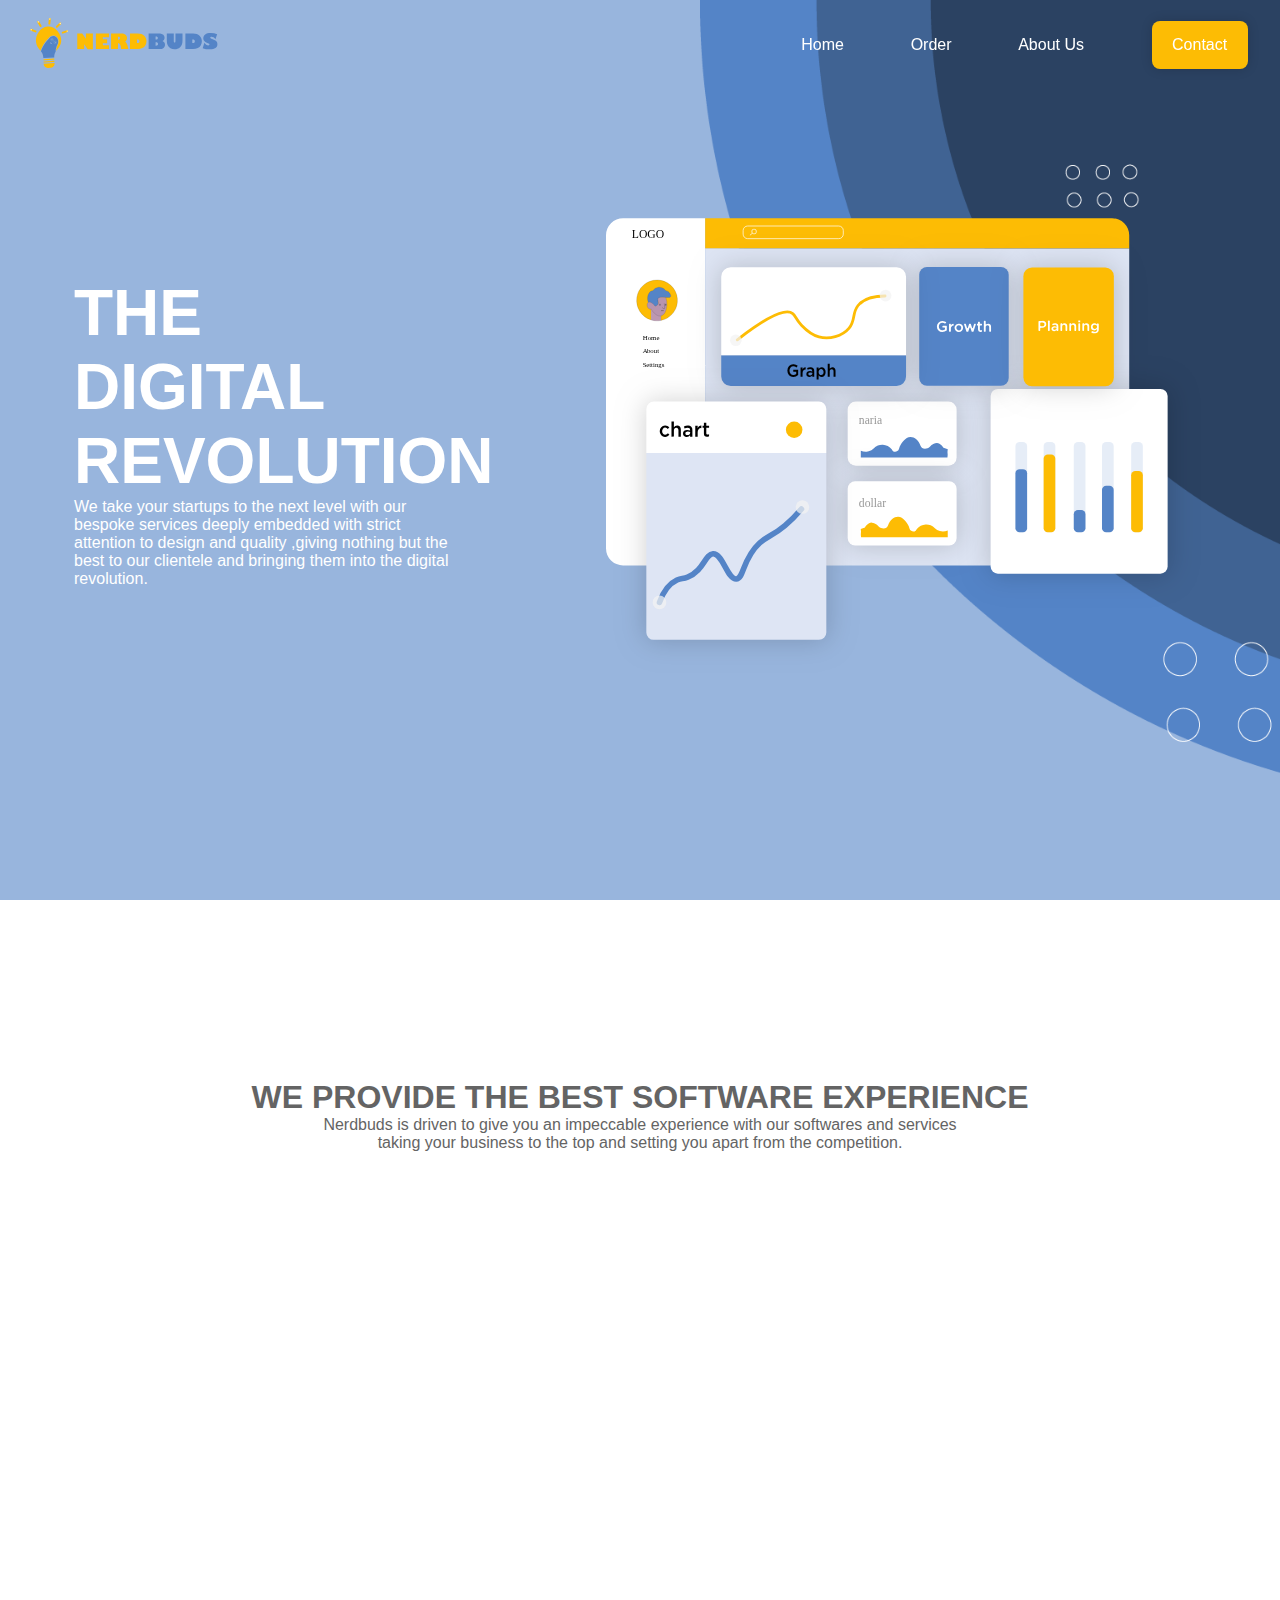
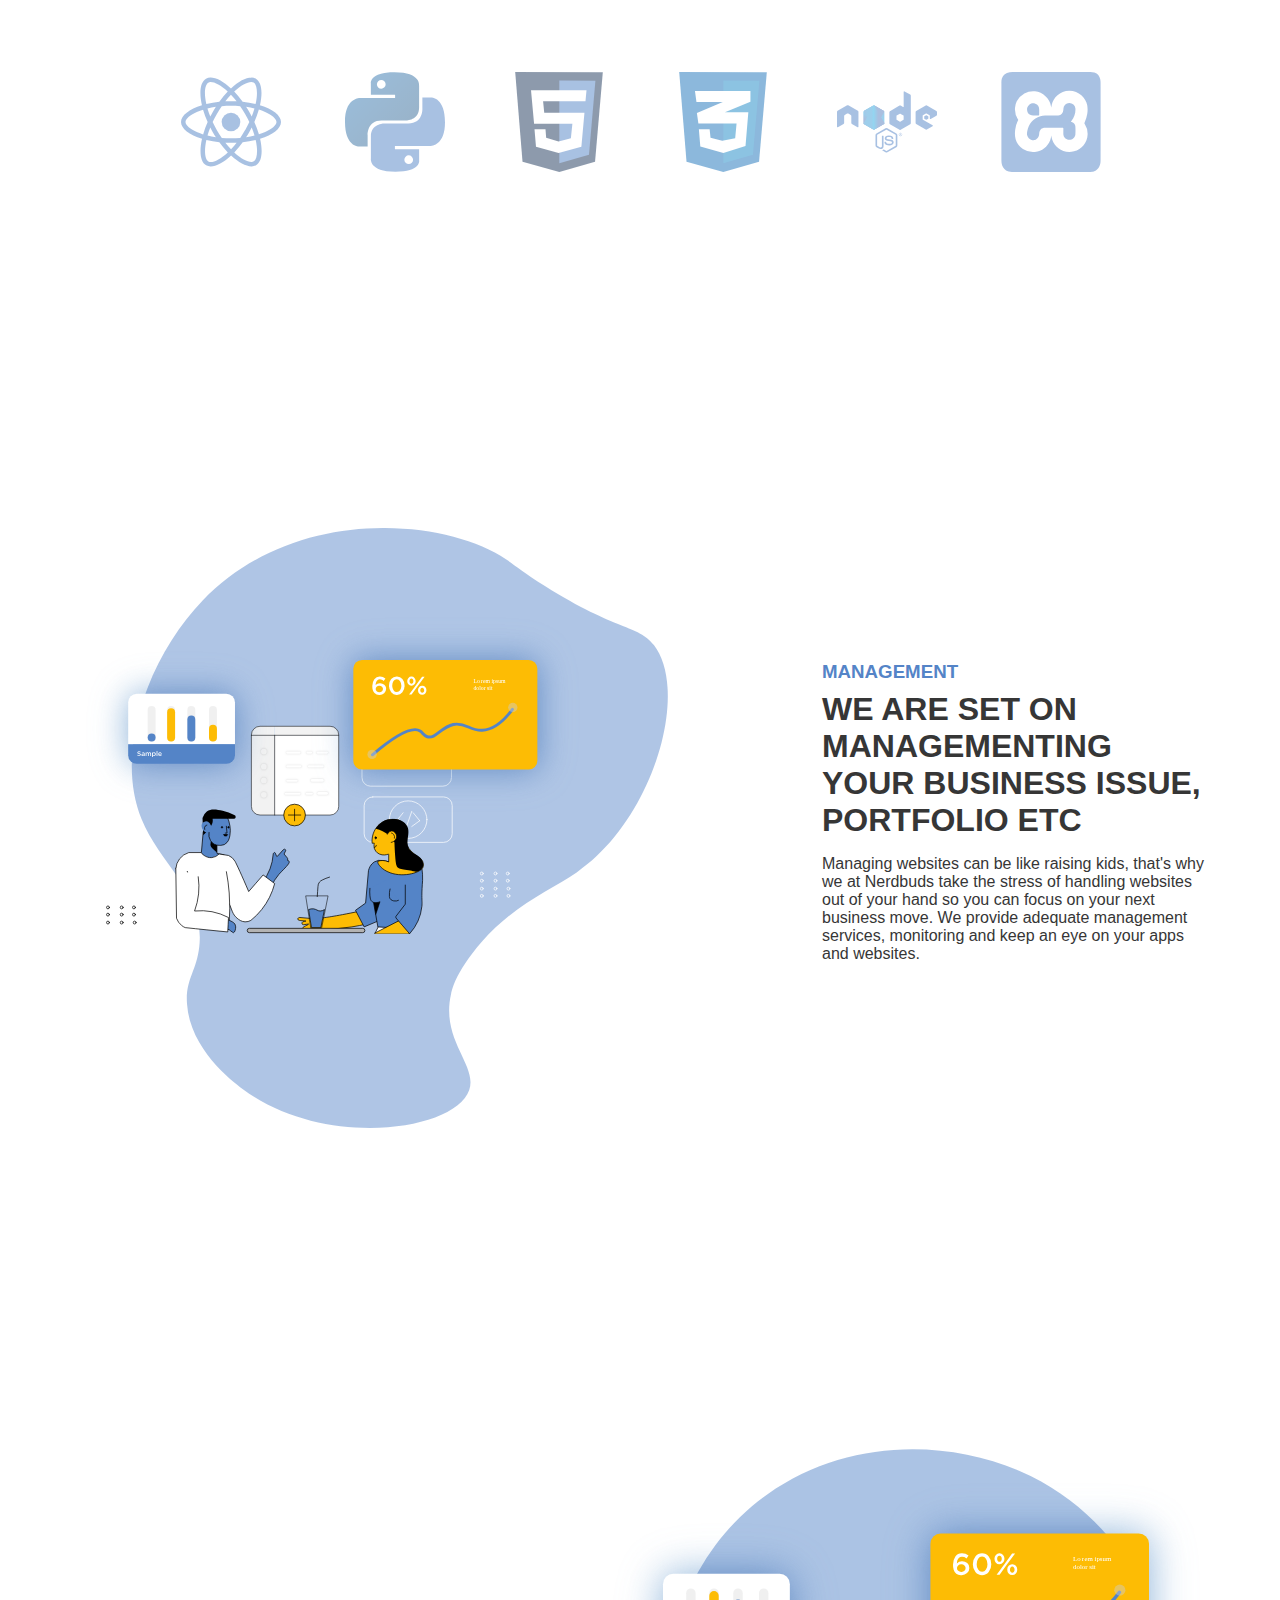
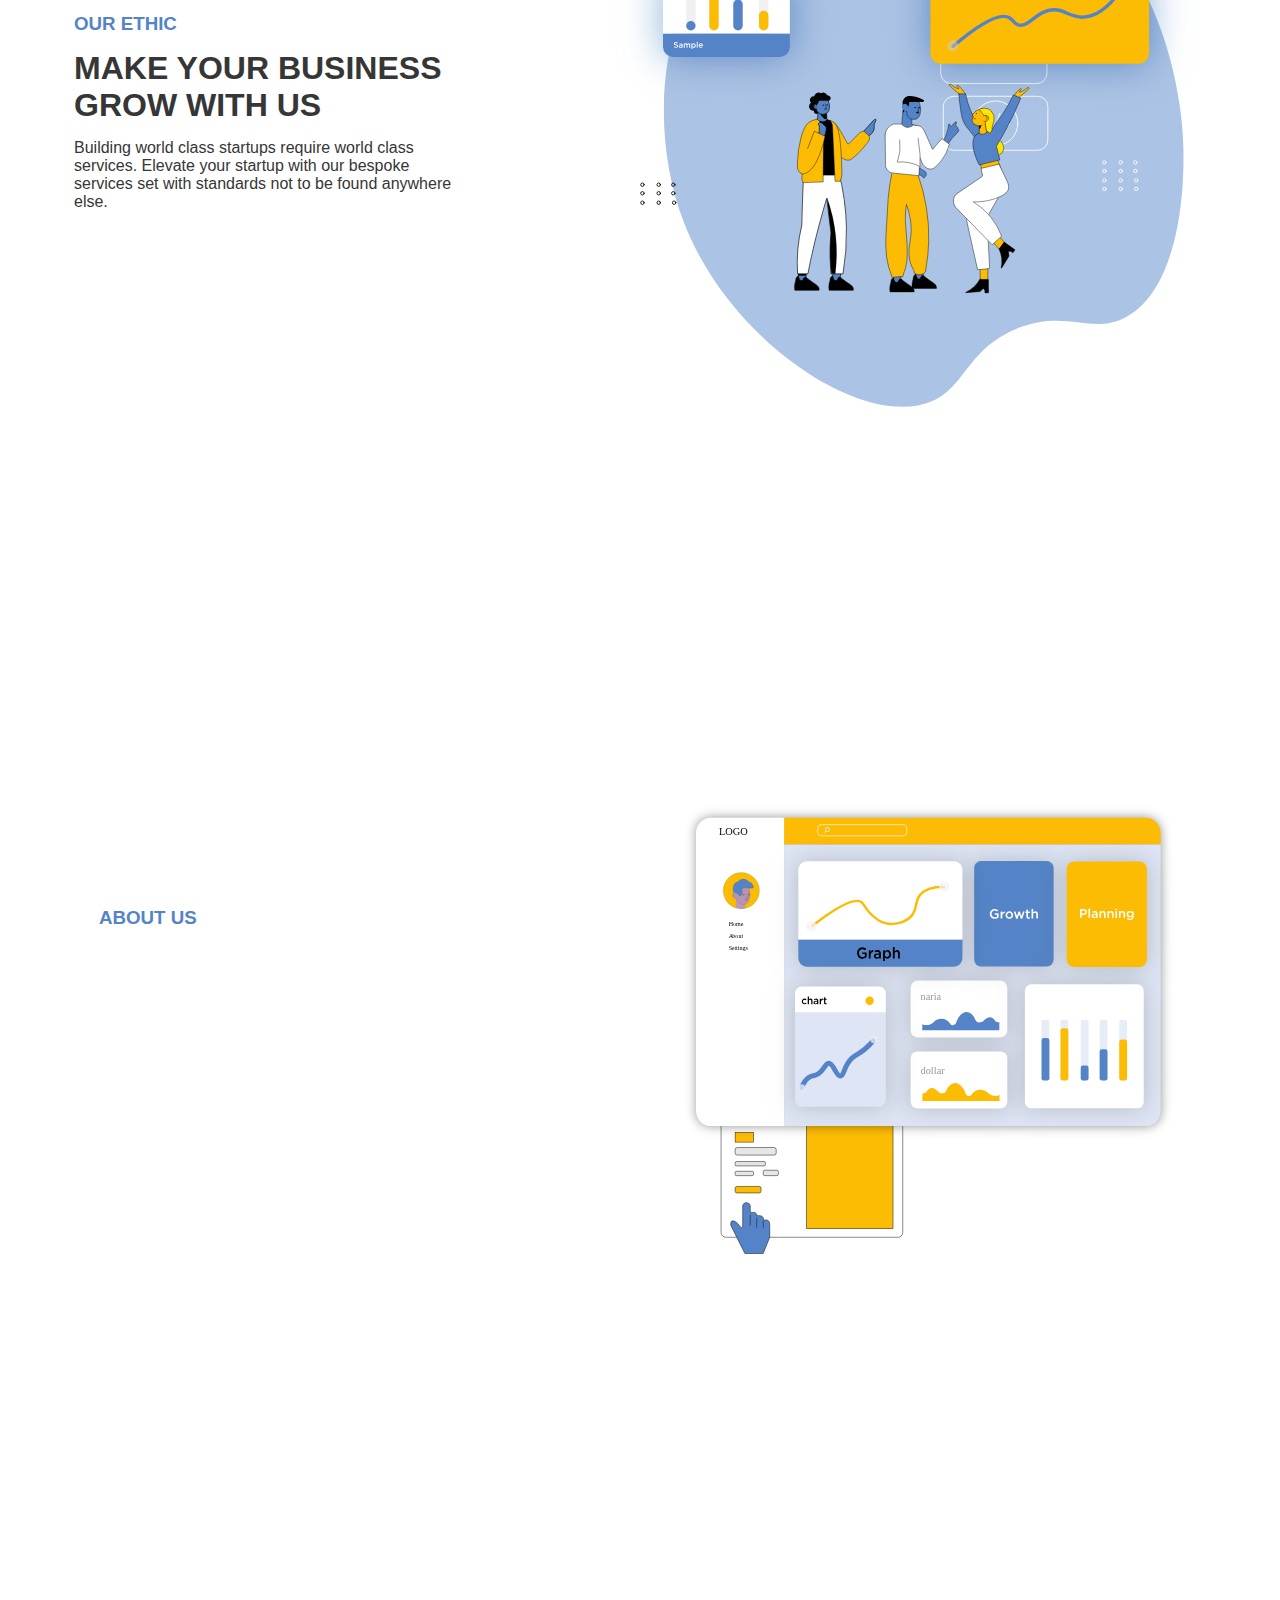
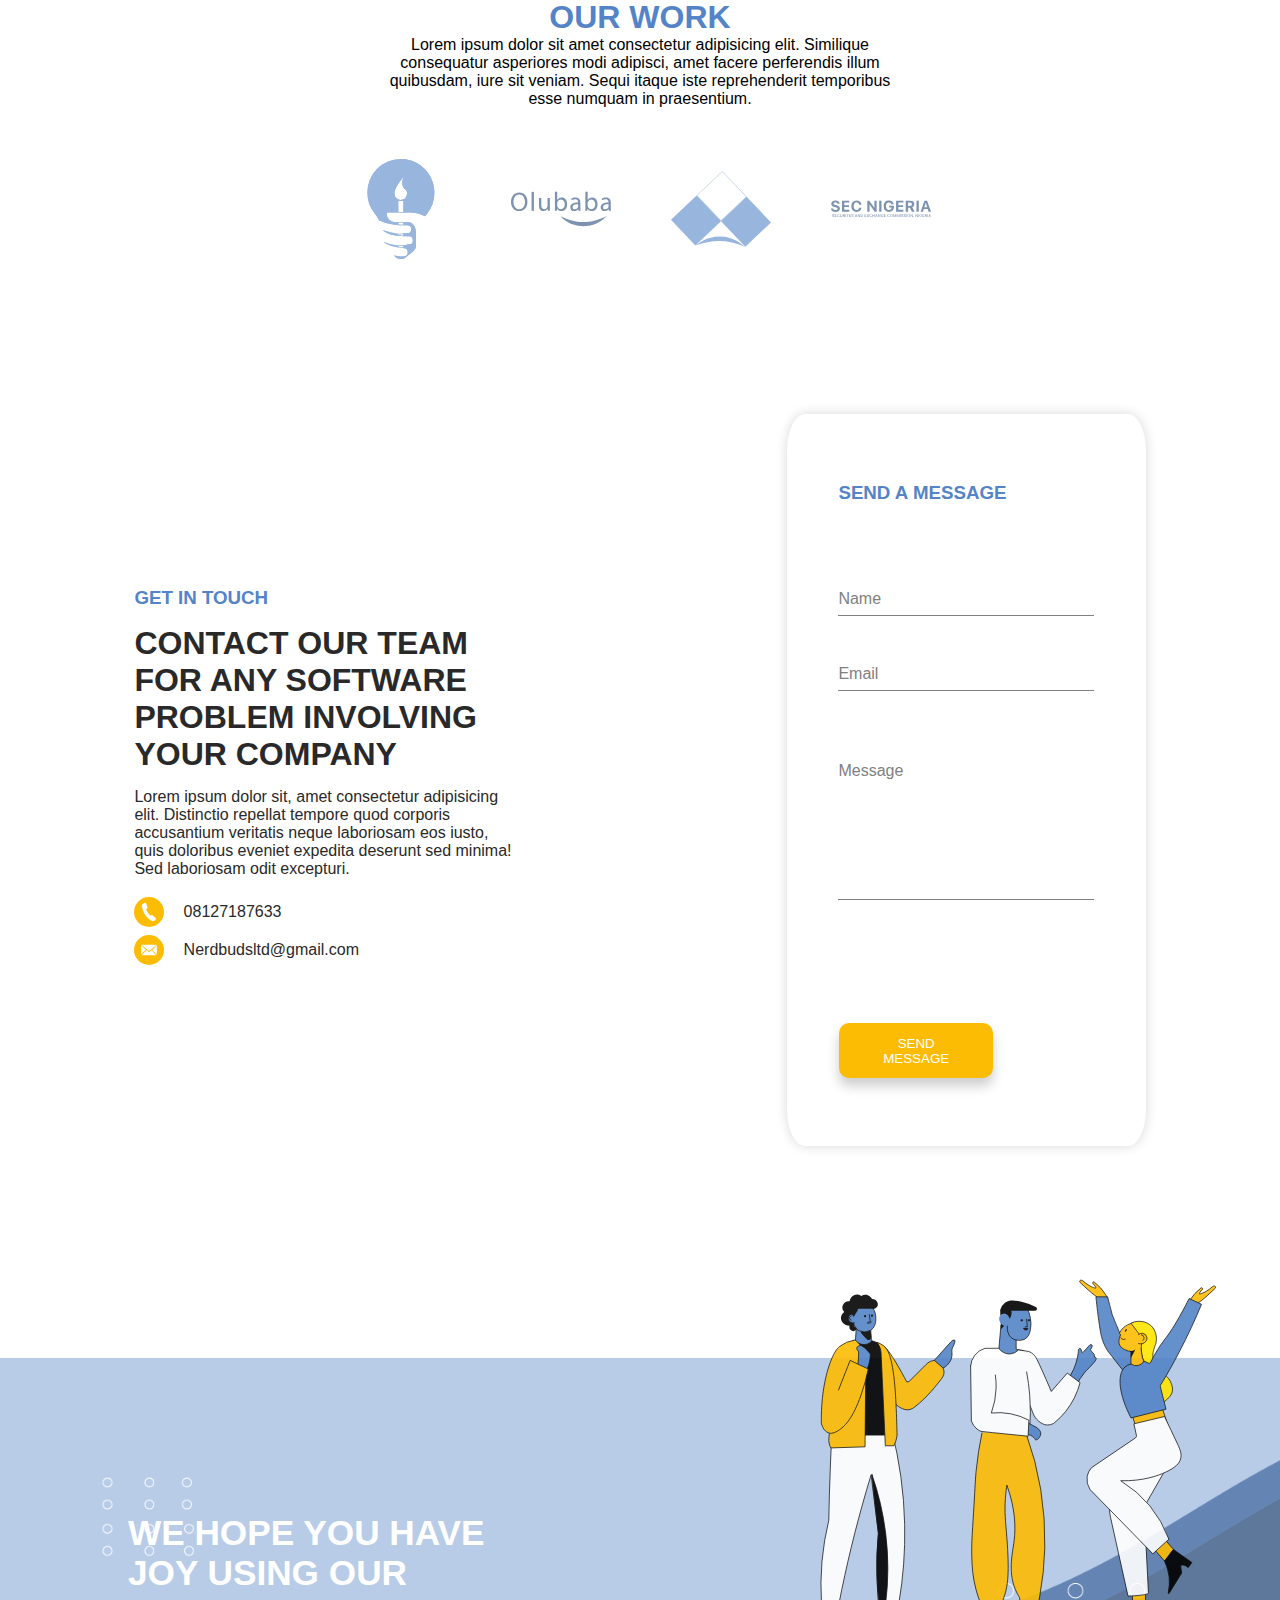
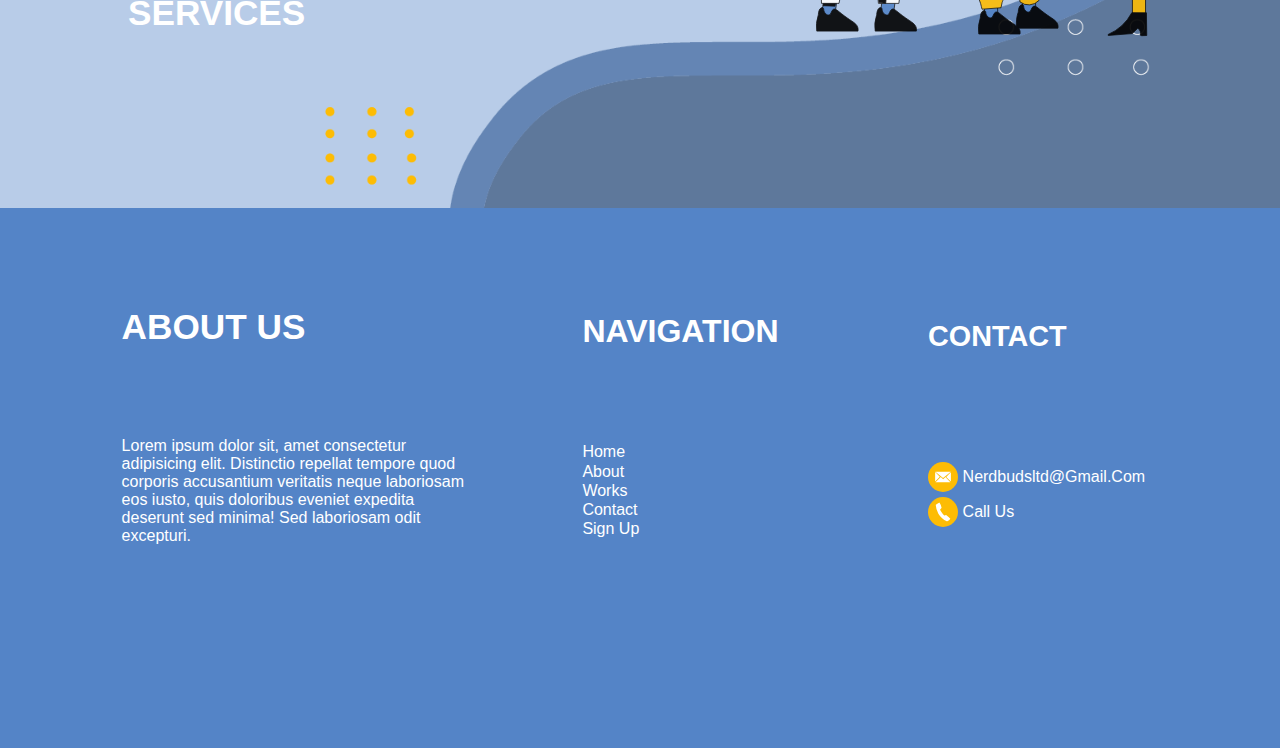
<file: index.html>
<!DOCTYPE html>
<html lang="en">
<head>
    <meta charset="UTF-8">
    <meta http-equiv="X-UA-Compatible" content="IE=edge">
    <meta name="viewport" content="width=device-width, initial-scale=1.0">
    <title>Nerdbuds | home</title>
    <link rel="stylesheet" href="style/style.css">
    <link rel="shortcut icon" href="image/Asset 1.png" type="image/x-icon">
    <link href="https://unpkg.com/aos@2.3.1/dist/aos.css" rel="stylesheet">
</head>
<body>
    <header>
        <nav class="nav_image_main">
            <div id="image">
                <a href="#">
                    <svg version="1.1" xmlns="http://www.w3.org/2000/svg" xmlns:xlink="http://www.w3.org/1999/xlink" x="0px" y="0px" width="250"
                         height="50" viewBox="0 0 489.5 129.1" style="enable-background:new 0 0 489.5 129.1;" xml:space="preserve">
                    <style type="text/css">
                        .st0{fill:#FDBC04;}
                        .st1{fill:#5484C7;}
                        .st2{fill:#FFFFFF;stroke:#FFFFFF;stroke-width:0.25;stroke-miterlimit:10;}
                        .st3{fill:none;stroke:#FFFFFF;stroke-width:0.25;stroke-miterlimit:10;}
                        .st4{fill:none;stroke:#FDBC04;stroke-width:5;stroke-linecap:round;stroke-miterlimit:10;}
                        .st5{fill:#FFFFFF;}
                        .st6{fill:none;}
                    </style>
                    <defs>
                    </defs>
                    <g>
                        <path class="st0" d="M61.3,107.5l-25.6,1.8c-0.8,0.1-1.5-0.6-1.6-1.4v0c-0.1-0.8,0.6-1.5,1.4-1.6l25.6-1.8c0.8-0.1,1.5,0.6,1.6,1.4
                            v0C62.8,106.7,62.1,107.4,61.3,107.5z"/>
                        <path class="st0" d="M61.5,113.3L35.8,115c-0.8,0.1-1.5-0.6-1.6-1.4l0,0c-0.1-0.8,0.6-1.5,1.4-1.6l25.6-1.8
                            c0.8-0.1,1.5,0.6,1.6,1.4l0,0C62.9,112.5,62.3,113.2,61.5,113.3z"/>
                        <path class="st0" d="M52.3,128.7l-5.7,0.4c-6.3,0.4-11.8-4.3-12.2-10.7v0c0-0.2,0.2-0.4,0.4-0.4l27.8-1.9c0.2,0,0.4,0.2,0.4,0.4v0
                            C63.4,122.7,58.6,128.2,52.3,128.7z"/>
                        <path class="st0" d="M44.9,21.9C25.8,23.3,13,44.3,15,62.2c1.1,9.8,6.4,17,10.9,21.5c0.3,0.3,0.5,0.5,0.8,0.8
                            c1.2-3.2,2.7-6.4,4.2-9.5c4.8-9.3,11.1-17.8,18.8-25.2c0.3-0.3,6.7-6,13.9-3.8c3.3,1,6.2,3.7,7.9,7.2c1.8,3.7,2.2,8,1.1,12.2l0,0.1
                            l0,0.1c-2.7,4.9-4.4,10.2-5.3,15.6c-0.2,1.3-0.3,2.5-0.4,3.8c0.8-1.2,1.8-2.3,2.8-3.4c4.7-4.8,9.7-12,10.4-21.5
                            C81.5,40.9,64.7,20.5,44.9,21.9z"/>
                        <path class="st1" d="M65.6,87c0.1-2,0.2-4,0.6-6c0.9-5.6,2.7-11,5.4-16c2-7.8-1.7-15.8-8.2-17.8c-6.6-2.1-12.7,3.4-12.8,3.5
                            C43,58,36.7,66.4,32,75.6c-1.7,3.2-3.1,6.6-4.4,10c3.4,4.1,5.5,9.1,6,14.4c0.1,1.2,0.2,2.4,0.4,3.6c9.4-0.6,18.7-1.1,28.1-1.7
                            l0-0.2C61.7,96.5,63,91.4,65.6,87z"/>
                        <g>
                            <circle class="st2" cx="56.2" cy="56" r="0.7"/>
                            <circle class="st2" cx="64.4" cy="63.1" r="0.7"/>
                            <path class="st3" d="M52.1,62c0.4,0.8,1,2,2.2,3.1c1.1,1.1,2.2,1.7,3,2"/>
                            <path class="st2" d="M53.3,64c-0.2,0.2-0.4,0.3-0.7,0.5c0.2,0.3,0.5,0.6,0.7,0.9c0.2-0.2,0.4-0.3,0.7-0.5"/>
                            <path class="st2" d="M54.2,64.9c-0.2,0.2-0.4,0.4-0.6,0.6c0.3,0.3,0.6,0.5,0.8,0.8c0.2-0.2,0.4-0.4,0.6-0.6"/>
                            <circle class="st3" cx="56.2" cy="56" r="3.5"/>
                            <circle class="st3" cx="64.4" cy="63.1" r="3.5"/>
                            <path class="st3" d="M58.6,58.4c0.1,0,1.3-0.2,2.1,0.7c0.1,0.1,0.9,0.9,0.7,2.1"/>
                        </g>
                        <g>
                            <g>
                                <g>
                                    <path class="st4" d="M49.4,14.5c0.4-4,0.8-8,1.2-12"/>
                                    <g>
                                        <g>
                                            <path class="st5" d="M52.3,2.8c0.1-0.9-0.6-1.8-1.5-1.9c-0.9-0.1-1.8,0.6-1.9,1.5c-0.1,0.9,0.6,1.8,1.5,1.9
                                                C51.3,4.4,52.2,3.7,52.3,2.8z"/>
                                            <path class="st0" d="M52.5,2.8c-0.1,1.1-1,1.8-2.1,1.7c-1.1-0.1-1.8-1-1.7-2.1c0.1-1.1,1-1.8,2.1-1.7
                                                C51.8,0.8,52.6,1.7,52.5,2.8C52.4,3.8,52.6,1.7,52.5,2.8z M49.1,2.4C49,3.3,49.6,4,50.4,4.1S52,3.5,52,2.7
                                                c0.1-0.8-0.5-1.5-1.3-1.6C49.9,1.1,49.2,1.6,49.1,2.4C49,3.3,49.2,1.6,49.1,2.4z"/>
                                        </g>
                                    </g>
                                </g>
                            </g>
                            <g>
                                <g>
                                    <path class="st4" d="M68.8,22.6c2.9-2.8,5.8-5.5,8.7-8.3"/>
                                    <g>
                                        <g>
                                            <path class="st5" d="M78.6,15.5c0.7-0.6,0.7-1.7,0.1-2.4c-0.6-0.7-1.7-0.7-2.4-0.1s-0.7,1.7-0.1,2.4
                                                C76.9,16.1,78,16.2,78.6,15.5z"/>
                                            <path class="st0" d="M78.8,15.7c-0.8,0.7-2,0.7-2.7-0.1c-0.7-0.8-0.7-2,0.1-2.7c0.8-0.7,2-0.7,2.7,0.1
                                                C79.6,13.7,79.6,15,78.8,15.7C78,16.4,79.6,15,78.8,15.7z M76.5,13.2c-0.6,0.6-0.6,1.5,0,2.1c0.6,0.6,1.5,0.6,2.1,0
                                                c0.6-0.6,0.6-1.5,0-2.1C78,12.7,77,12.7,76.5,13.2S77,12.7,76.5,13.2z"/>
                                        </g>
                                    </g>
                                </g>
                            </g>
                            <g>
                                <g>
                                    <path class="st4" d="M84,37.7c3.8-1.3,7.6-2.5,11.4-3.8"/>
                                    <g>
                                        <g>
                                            <path class="st5" d="M95.9,35.5c0.9-0.3,1.4-1.3,1.1-2.1c-0.3-0.9-1.3-1.4-2.1-1.1c-0.9,0.3-1.4,1.3-1.1,2.1
                                                C94,35.4,95,35.8,95.9,35.5z"/>
                                            <path class="st0" d="M95.9,35.8c-1,0.3-2.1-0.2-2.4-1.2c-0.3-1,0.2-2.1,1.2-2.4c1-0.3,2.1,0.2,2.4,1.2
                                                C97.5,34.3,96.9,35.4,95.9,35.8C94.9,36.1,96.9,35.4,95.9,35.8z M94.9,32.6c-0.8,0.3-1.2,1.1-0.9,1.9c0.3,0.8,1.1,1.2,1.9,0.9
                                                c0.8-0.3,1.2-1.1,0.9-1.9C96.5,32.7,95.6,32.3,94.9,32.6C94.1,32.8,95.6,32.3,94.9,32.6z"/>
                                        </g>
                                    </g>
                                </g>
                            </g>
                            <g>
                                <g>
                                    <path class="st4" d="M27.1,20.4c-2.1-3.4-4.2-6.8-6.3-10.3"/>
                                    <g>
                                        <g>
                                            <path class="st5" d="M22.3,9.3c-0.5-0.8-1.5-1-2.3-0.6c-0.8,0.5-1,1.5-0.6,2.3c0.5,0.8,1.5,1,2.3,0.6
                                                C22.6,11.1,22.8,10.1,22.3,9.3z"/>
                                            <path class="st0" d="M22.5,9.2c0.6,0.9,0.3,2.1-0.6,2.6s-2.1,0.3-2.6-0.6c-0.6-0.9-0.3-2.1,0.6-2.6C20.8,8,22,8.3,22.5,9.2
                                                C23.1,10.1,22,8.3,22.5,9.2z M19.6,10.9c0.4,0.7,1.3,0.9,2,0.5c0.7-0.4,0.9-1.3,0.5-2c-0.4-0.7-1.3-0.9-2-0.5
                                                C19.4,9.3,19.2,10.2,19.6,10.9C20,11.6,19.2,10.2,19.6,10.9z"/>
                                        </g>
                                    </g>
                                </g>
                            </g>
                            <g>
                                <g>
                                    <path class="st4" d="M13.6,34.8c-3.7-1.5-7.4-3.1-11.1-4.6"/>
                                    <g>
                                        <g>
                                            <path class="st5" d="M3.2,28.7c-0.9-0.4-1.9,0-2.2,0.9s0,1.9,0.9,2.2c0.9,0.4,1.9,0,2.2-0.9C4.5,30,4.1,29,3.2,28.7z"/>
                                            <path class="st0" d="M3.3,28.4c1,0.4,1.4,1.5,1,2.5c-0.4,1-1.5,1.4-2.5,1c-1-0.4-1.4-1.5-1-2.5C1.2,28.5,2.4,28,3.3,28.4
                                                C4.3,28.9,2.4,28,3.3,28.4z M2,31.6c0.7,0.3,1.6,0,1.9-0.8c0.3-0.7,0-1.6-0.8-1.9c-0.7-0.3-1.6,0-1.9,0.8
                                                C0.9,30.4,1.3,31.3,2,31.6C2.8,31.9,1.3,31.3,2,31.6z"/>
                                        </g>
                                    </g>
                                </g>
                            </g>
                        </g>
                        <rect x="99.1" y="70.9" class="st6" width="8.4" height="7.4"/>
                    </g>
                    <g>
                        <path class="st0" d="M161.7,80.6h-13.6l-8.7-12.8v12.5h-17.9V39.7h12.8l9.5,13.7V39.7h18V80.6z"/>
                        <path class="st0" d="M203.3,70.1v10.2h-33.7V39.7h33.7v10.2h-15.7v5h11v10.2h-11v5H203.3z"/>
                        <path class="st0" d="M208.8,39.7h26.5c4.6,0,8.2,1.2,10.8,3.5c2.6,2.3,3.9,5.2,3.9,8.7c0,3.8-1.5,6.8-4.6,9c4.4,5,7,11.5,7.8,19.4
                            h-18.6c-0.3-5.1-1.1-8.9-2.3-11.4c-1.2-2.4-3.1-3.7-5.6-3.7v15h-17.9V39.7z M226.7,48.1v7.8h0.5c3.2,0,4.8-1.3,4.8-3.8
                            c0-1.1-0.3-2-1-2.8c-0.7-0.8-1.7-1.2-3.3-1.2H226.7z"/>
                        <path class="st0" d="M257.6,39.7h20c7.2,0,12.8,2,16.7,6c3.9,4,5.9,8.8,5.9,14.4c0,3.6-0.9,7-2.7,10.1c-1.8,3.2-4.4,5.7-7.8,7.4
                            c-3.4,1.8-7.6,2.6-12.5,2.6h-19.5V39.7z M275.6,55.2v9.5h0.5c2.2,0,3.7-0.4,4.7-1.1c1-0.8,1.4-2,1.4-3.7c0-3.1-1.8-4.7-5.5-4.7
                            H275.6z"/>
                        <path class="st1" d="M305.7,39.7h25.4c5.2,0,9.1,1,11.8,3c2.6,2,4,4.8,4,8.3c0,3.8-1.8,6.7-5.3,8.7c2.1,1.1,3.7,2.4,4.8,3.8
                            c1.1,1.5,1.6,3.3,1.6,5.5c0,3.4-1.2,6.1-3.7,8.2c-2.4,2-5.9,3.1-10.2,3.1h-28.3V39.7z M323.7,47.9v7.9h0.5c1.9,0,3.3-0.3,4.1-0.9
                            c0.8-0.6,1.2-1.6,1.2-3.1c0-2.6-1.6-3.9-4.7-3.9H323.7z M323.7,62.6v8.8h0.6c2.1,0,3.5-0.3,4.4-0.9c0.9-0.6,1.3-1.7,1.3-3.3
                            c0-3-1.7-4.6-5-4.6H323.7z"/>
                        <path class="st1" d="M393.2,39.7v18.4c0,8-2.1,13.8-6.2,17.4c-4.1,3.6-8.8,5.4-14.1,5.4c-3.8,0-7.4-1-10.9-3
                            c-3.4-2-5.8-4.6-7.2-7.9c-1.4-3.3-2.1-7.5-2.1-12.8V39.7h18v18.8c0,2,0.2,3.3,0.5,3.8c0.4,0.5,0.9,0.8,1.6,0.8c1,0,1.6-0.5,1.9-1.4
                            c0.3-1,0.4-2.6,0.4-4.9V39.7H393.2z"/>
                        <path class="st1" d="M400.6,39.7h20c7.2,0,12.8,2,16.7,6c3.9,4,5.9,8.8,5.9,14.4c0,3.6-0.9,7-2.7,10.1c-1.8,3.2-4.4,5.7-7.8,7.4
                            c-3.4,1.8-7.6,2.6-12.5,2.6h-19.5V39.7z M418.5,55.2v9.5h0.5c2.2,0,3.7-0.4,4.7-1.1c1-0.8,1.4-2,1.4-3.7c0-3.1-1.8-4.7-5.5-4.7
                            H418.5z"/>
                        <path class="st1" d="M482.7,41.8l-4.5,12.8c-2.9-4-6.3-5.9-10.1-5.9c-2.1,0-3.2,0.8-3.2,2.4c0,0.5,0.3,1,1,1.5
                            c0.7,0.5,2.4,1.3,5.2,2.4c3.1,1.2,5.5,2.3,7.2,3.3c1.7,1,2.9,2.3,3.8,3.8c0.8,1.6,1.2,3.4,1.2,5.5c0,4.3-1.6,7.7-4.9,9.9
                            c-3.3,2.3-8.1,3.4-14.5,3.4c-7.2,0-13.4-1-18.6-3.1l4.4-13.6c1.3,2,2.9,3.6,4.7,4.7c1.9,1.2,3.7,1.8,5.4,1.8c0.9,0,1.6-0.2,2.1-0.7
                            c0.6-0.4,0.9-1,0.9-1.6c0-0.6-0.3-1.2-0.8-1.7c-0.6-0.5-2-1.3-4.4-2.3c-2.2-0.9-4-1.7-5.4-2.5c-1.4-0.8-2.7-2-3.7-3.5
                            c-1-1.5-1.6-3.4-1.6-5.8c0-4.5,1.6-7.9,4.9-10.2c3.3-2.3,8.1-3.4,14.5-3.4C472.3,39.1,477.8,40,482.7,41.8z"/>
                        <rect x="300.5" y="27.3" class="st6" width="188.9" height="75.2"/>
                    </g>
                    </svg>
                    
                </a>
            </div>
            <div id="main_nav" class="main_nav">
                <li><a href="#">home</a><span></span></li>
                <li><a href="#">order</a><span></span></li>
                <li><a href="#">about us</a><span></span></li>
                <li><a href="#">contact</a><span></span></li>
                <!-- <li><a href="signin.html">get started &RightArrow;</a><span></span></li> -->
            </div>
            <div id="menu" class="menu" onclick="menuEffect()">
                <div></div>
                <div></div>
                <div></div>
            </div>
        </nav>
    </header>
    <div class="backimage">

    </div>
    <div id="main">
        <div id="contain">
            <div id="main_text">

                <div id="text">
                    <h1>
                        the digital revolution
                    </h1>
                </div>
                <div id="main_path">
                    <p>
                        We take your startups to the next level with our bespoke services deeply embedded with strict attention to design and quality ,giving nothing but the best to our clientele and bringing them into the digital revolution.
                    </p>
                    <br>
                    <br>
                    <!-- the meaning  -->
                    <!-- <div> -->
                        <!-- <a href="signin.html">Get started &RightArrow;</a> -->
                        <!-- <span></span>
                    </div> -->
                </div>
            </div>
            <div id="image"  data-aos="fade-up">
                <img src="svg/SVG/image 4i.svg" alt="the image is loading 😋" width="600" height="600">
            </div>
        </div>
    </div>
    <div id="main2">
        <div id="inside">
            <div id="writeup">
                <div id="text_name">
                    <h1>
                        We provide the best software experience
                    </h1>
                </div>
                <div id="mainwriting">
                    <p>
                        Nerdbuds is driven to give you an impeccable experience with our softwares and services taking your business to the top and setting you apart from the competition.
                    </p>
                </div>
            </div>
            <div id="image_ct">
                <div id="card" class="card1" data-aos="fade-left" data-aos-duration="1000">
                    <div id="cardImage" >
                        <img src="svg/SVG/image 7i.svg" alt="" height="150" width="150" >
                    </div>
                    <div id="cardName">
                        <h2>
                            backend
                        </h2>
                        <br>
                        <p>
                            Lorem ipsum dolor sit amet consectetur adipisicing elit. Beatae assumenda fugit, laudantium perspiciatis ipsam impedit quis amet pariatur
                        </p>
                    </div>
                    <br>
                    <br>
                    <div id="btu">
                        <!-- <a href="signin.html">
                            Get started  &RightArrow;
                        </a> -->
                    </div>
                    <span>

                    </span>
                </div>
                <div id="card" class="card2" data-aos="fade-up" data-aos-duration="1500">
                    <div id="cardImage"  >
                        <img src="svg/SVG/image 7i_1.svg" alt="" height="150" width="150">
                    </div>
                    <div id="cardName">
                        <h2>
                            frontend
                        </h2>
                        <br>
                        <p>
                            Lorem ipsum dolor sit amet consectetur adipisicing elit. Beatae assumenda fugit, laudantium perspiciatis ipsam impedit quis amet pariatur
                        </p>
                    </div>
                    <br>
                    <br>
                    <!-- <div id="btu"> -->
                        <!-- <a href="signin.html">
                            Get started  &RightArrow;
                        </a> -->
                    <!-- </div> -->
                    <span>

                    </span>
                </div>
                <div id="card" class="card3" data-aos="fade-right" data-aos-duration="1000" data-aos-easing="ease-in-out">
                    <div id="cardImage"  >
                        <img src="svg/SVG/image 6i.svg" alt="" height="150" width="150">
                    </div>
                    <div id="cardName">
                        <h2>
                            digital marketing
                        </h2>
                        <br>
                        <p>
                            Lorem ipsum dolor sit amet consectetur adipisicing elit. Beatae assumenda fugit, laudantium perspiciatis ipsam impedit quis amet pariatur
                        </p>
                    </div>
                    <br>
                    <br>
                    <!-- <div id="btu"> -->
                        <!-- <a href="signin.html">
                            Get started  &RightArrow;
                        </a> -->
                    <!-- </div> -->
                    <span></span>
                </div>
            </div>
            <div id="tools">
                <div id="inside_t">
                    <div id="svg_image">
                        <img src="svg/SVG/react.svg" alt="" height="100" width="100">
                    </div>
                    <div id="svg_image">
                        <img src="svg/SVG/pyth.svg" alt="" height="100" width="100">
                    </div>
                    <div id="svg_image">
                        <img src="svg/SVG/htm.svg" alt="" height="100" width="100">
                    </div>
                    <div id="svg_image">
                        <img src="svg/SVG/css.svg" alt="" height="100" width="100">
                    </div>
                    <div id="svg_image">
                        <img src="svg/SVG/js n.svg" alt="" height="100" width="100">
                    </div>
                    <div id="svg_image">
                        <img src="svg/SVG/amapp.svg" alt="" height="100" width="100">
                    </div> 
                </div>
            </div>
        </div>
    </div>
    <div id="main3">
        <div id="center">
            <div id="image_center">
                <img src="svg/SVG/image 8i.svg" alt="the image is loading 😋" height="600" width="600">
            </div>
            <div id="main_area">
                <div id="topic">
                    <h3>
                        management
                    </h3>
                </div>
                <div id="meaning">
                    <h2>
                        we are set on managementing your business issue, portfolio etc
                    </h2>
                    <p>Managing websites can be like raising kids, that's why we at Nerdbuds take the stress of handling websites out of your hand so you can focus on your next business move.
                    We provide adequate management services, monitoring and keep an eye on your apps and websites.</p>
                </div>
                <br>
                <br>
                <!-- <div id="div">
                    <a href="signin.html">Get started &RightArrow;</a>
                    <span></span>
                </div> -->
            </div>
        </div>
    </div>
    <div id="main4">
        <div id="inside2">
            <div id="main_side">
                <h3>
                    our ethic
                </h3>
            </div>
            <div id="mean">
                <h2>
                    make your business grow with us
                </h2>
                <p>
                    Building world class startups require world class services. Elevate your startup with our bespoke services set with standards not to be found anywhere else.
                </p>
            </div>
            <br>
            <br>
            <!-- <div id="div">
                <a href="signin.html">Get started &RightArrow;</a>
                <span></span>
            </div> -->
        </div>

        <div id="main_image_area">
            <img src="svg/SVG/image 9i.svg" alt="" height="600" width="600">
        </div>
    </div>
    <div id="main5">
        <div id="inside">
            <div id="inside3">
                <div id="main_sides">
                    <h3>
                        about us
                    </h3>
                </div>
                <div id="means">
                    <h2>
                        make your business grow with us
                    </h2>
                    <p>
                        Lorem ipsum dolor sit amet consectetur, adipisicing elit. Eum dolorem maxime dignissimos modi exercitationem praesentium iste obcaecati corrupti, veniam animi aspernatur repellat sit blanditiis quae! Ex deserunt quo repudiandae aliquam.
                    </p>
                </div>
                <br>
                <br>
                <!-- <div id="div">
                    <a href="signin.html">Get started &RightArrow;</a>
                    <span></span>
                </div> -->
            </div>
            <div id="image_inside3">
                <img src="svg/SVG/image 10i.svg" alt="" height="500" width="500">
            </div>
        </div>
    </div>
    <div id="main6">
        <div id="tit">
            <h1>
                our work
            </h1>
            <p>
                Lorem ipsum dolor sit amet consectetur adipisicing elit. Similique consequatur asperiores modi adipisci, amet facere perferendis illum quibusdam, iure sit veniam. Sequi itaque iste reprehenderit temporibus esse numquam in praesentium.
            </p>
        </div>
        <div id="wrk">
            <div id="svg_image2">
                <a href="#" target="_blank" rel="noopener noreferrer">
                    <img src="svg/SVG/gh.svg" alt="" height="100" width="100">

                </a>
            </div>
            <div id="svg_image2">
                <a href="#" target="_blank" rel="noopener noreferrer">
                    <img src="svg/SVG/baba.svg" alt="" height="100" width="100">

                </a>
            </div>
            <div id="svg_image2">
                <a href="#" target="_blank" rel="noopener noreferrer">
                    <img src="svg/SVG/brig.svg" alt="" height="100" width="100">
                    
                </a>
            </div>
            <div id="svg_image2">
                <a href="#" target="_blank" rel="noopener noreferrer">
                    <img src="svg/SVG/sec.svg" alt="" height="100" width="100">
                    
                </a>
            </div>
        </div>
    </div>
    <div id="main7">
        <div id="from">
            <div id="text">
                <div id="tit_text">
                    <h3>
                        get in touch
                    </h3>
                </div>
                <div id="more">
                    <h1>
                        contact our team for any software problem involving your company
                    </h1>
                    <p>
                        Lorem ipsum dolor sit, amet consectetur adipisicing elit. 
                        Distinctio repellat tempore quod corporis accusantium veritatis neque laboriosam eos
                        iusto, quis doloribus eveniet expedita deserunt sed minima! Sed laboriosam odit excepturi.
                    </p>
                </div>
                <div id="deta">
                    <li>
                        <img src="svg/SVG/phn.svg" alt="" srcset="" height="30" width="30">
                        <p>08127187633</p>
                    </li>
                    <li>
                        <img src="svg/SVG/mai.svg" alt="" srcset="" height="30" width="30">
                        <p>Nerdbudsltd@gmail.com</p>
                    </li>
                </div>
            </div>
            <form action="#" method="post">
                <div id="tit_fr">
                    <h3>
                        send a message
                    </h3>
                </div>
                <br>
                <div id="input1">
                    <label for="name" id="name_input" class="name">name</label>
                    <input type="text" name="name" id="name" class="input" oninput="inputanim()">
                    <span class="namespan"></span>
                </div>
                <div id="input2">
                    <label for="email" id="email_input" class="send">email</label>
                    <input type="email" name="email" id="email" class="input1" oninput="inputanim1()">
                    <span class="emailspan"></span>
                </div>
                <div id="input3">
                    <label for="message" id="messsage_textarea" class="message">message</label>
                    <textarea name="message" id="message" cols="30" rows="10" class="input2"oninput="inputanim2()"></textarea>
                    <span class="messagespan"></span>
                </div>
                <br>
                <button><a>send message</a> <span></span></button>
            </form>
        </div>
    </div>
    <div id="main8">
        <div id="img_svg">
            <img src="svg/SVG/end_img.svg" alt="" height="400" width="400">
        </div>
        <div id="main_texting">
            <h2>
                we hope you have joy using our services
            </h2>
            <!-- <div id="send">
                <a href="#">get started</a>
                <span></span>
            </div> -->
        </div>
    </div>
    <footer>
        <div id="main_text">
            <div id="abt">
                <div id="tit">
                    <h1>
                        about us
                    </h1>
                </div>
                <div id="main_abt">
                    <p>
                        Lorem ipsum dolor sit, amet consectetur adipisicing elit. 
                        Distinctio repellat tempore quod corporis accusantium veritatis neque laboriosam eos
                        iusto, quis doloribus eveniet expedita deserunt sed minima! Sed laboriosam odit excepturi.
                    </p>
                    <!-- <div id="abt_btu">
                        <a href="#">get started</a>
                        <span></span>
                    </div> -->
                </div>
            </div>
            <div id="nav">
                <div id="tit2">
                    <h1>
                        navigation
                    </h1>
                </div>
                <div id="main_nav">
                    <li><a href="#">home</a></li>
                    <li><a href="#">about</a></li>
                    <li><a href="#">works</a></li>
                    <li><a href="#">contact</a></li>
                    <li><a href="#">sign up</a></li>
                </div>
            </div>
            <div id="contact">
                <div id="tit3">
                    <h2>
                        contact
                    </h2>
                </div>
                <div id="main_cnt">
                        <li>
                            <a href="mailto:Nerdbudsltd@gmail.com">
                                <img src="svg/SVG/mai.svg" alt="" srcset="" height="30" width="30">
                                <p> Nerdbudsltd@gmail.com</p>
                            </a>
                        </li>
                        <li>
                            <a href="tel:+2348127187633">
                                <img src="svg/SVG/phn.svg" alt="" srcset="" height="30" width="30">
                                <p>call us</p>
                            </a>
                        </li>
                </div>
            </div> 
        </div>
    </footer>
    <script src="https://unpkg.com/aos@2.3.1/dist/aos.js"></script>
    <script>
        AOS.init();
    </script>
    <script>
        var nav_header = document.querySelector(".nav_image_main")
        // To-top Button
        window.onscroll = function() {scrollFunction()};

        function scrollFunction() {
            if (document.body.scrollTop > 20 || document.documentElement.scrollTop > 20) {
                nav_header.classList.add("new_nav")
            } else {
                nav_header.classList.remove("new_nav")
                
            }
        }
        function topFunction() {
            document.body.scrollTop = 0; // For Safari
            document.documentElement.scrollTop = 0; // For Chrome, Firefox, IE and Opera
        }

        var menu = document.querySelector(".menu");
        var mainNav = document.querySelector(".main_nav")
        function menuEffect(){
            menu.classList.toggle("newmenu")
            mainNav.classList.toggle("newmainNav")
            document.querySelector(".backimage").classList.toggle("newbackimage")
        }

        var nameinput = document.querySelector(".name");
        var namespan = document.querySelector(".namespan");
        var namespace = document.querySelector(".input")
        function inputanim(){
            if (namespace.value !== ""){
                nameinput.classList.add("newname")
                namespan.classList.add("newnamespan")
            } else {
                nameinput.classList.remove("newname")
                namespan.classList.remove("newnamespan")
            }
        }

        var send = document.querySelector(".send");
        var emailspan = document.querySelector(".emailspan");
        var emailspace = document.querySelector(".input1")
        function inputanim1(){
            if (emailspace.value !== ""){
                send.classList.add("newsend")
                emailspan.classList.add("newemailspan")
            } else {
                send.classList.remove("newsend")
                emailspan.classList.remove("newemailspan")
            }
        }

        var message = document.querySelector(".message");
        var messagespan = document.querySelector(".messagespan");
        var messagespace = document.querySelector(".input2")
        function inputanim2(){
            if (messagespace.value !== ""){
                message.classList.add("newmessage")
                messagespan.classList.add("newmessagespan")
            } else {
                message.classList.remove("newmessage")
                messagespan.classList.remove("newmessagespan")
            }
        }


    </script>
</body>
</html>
</file>
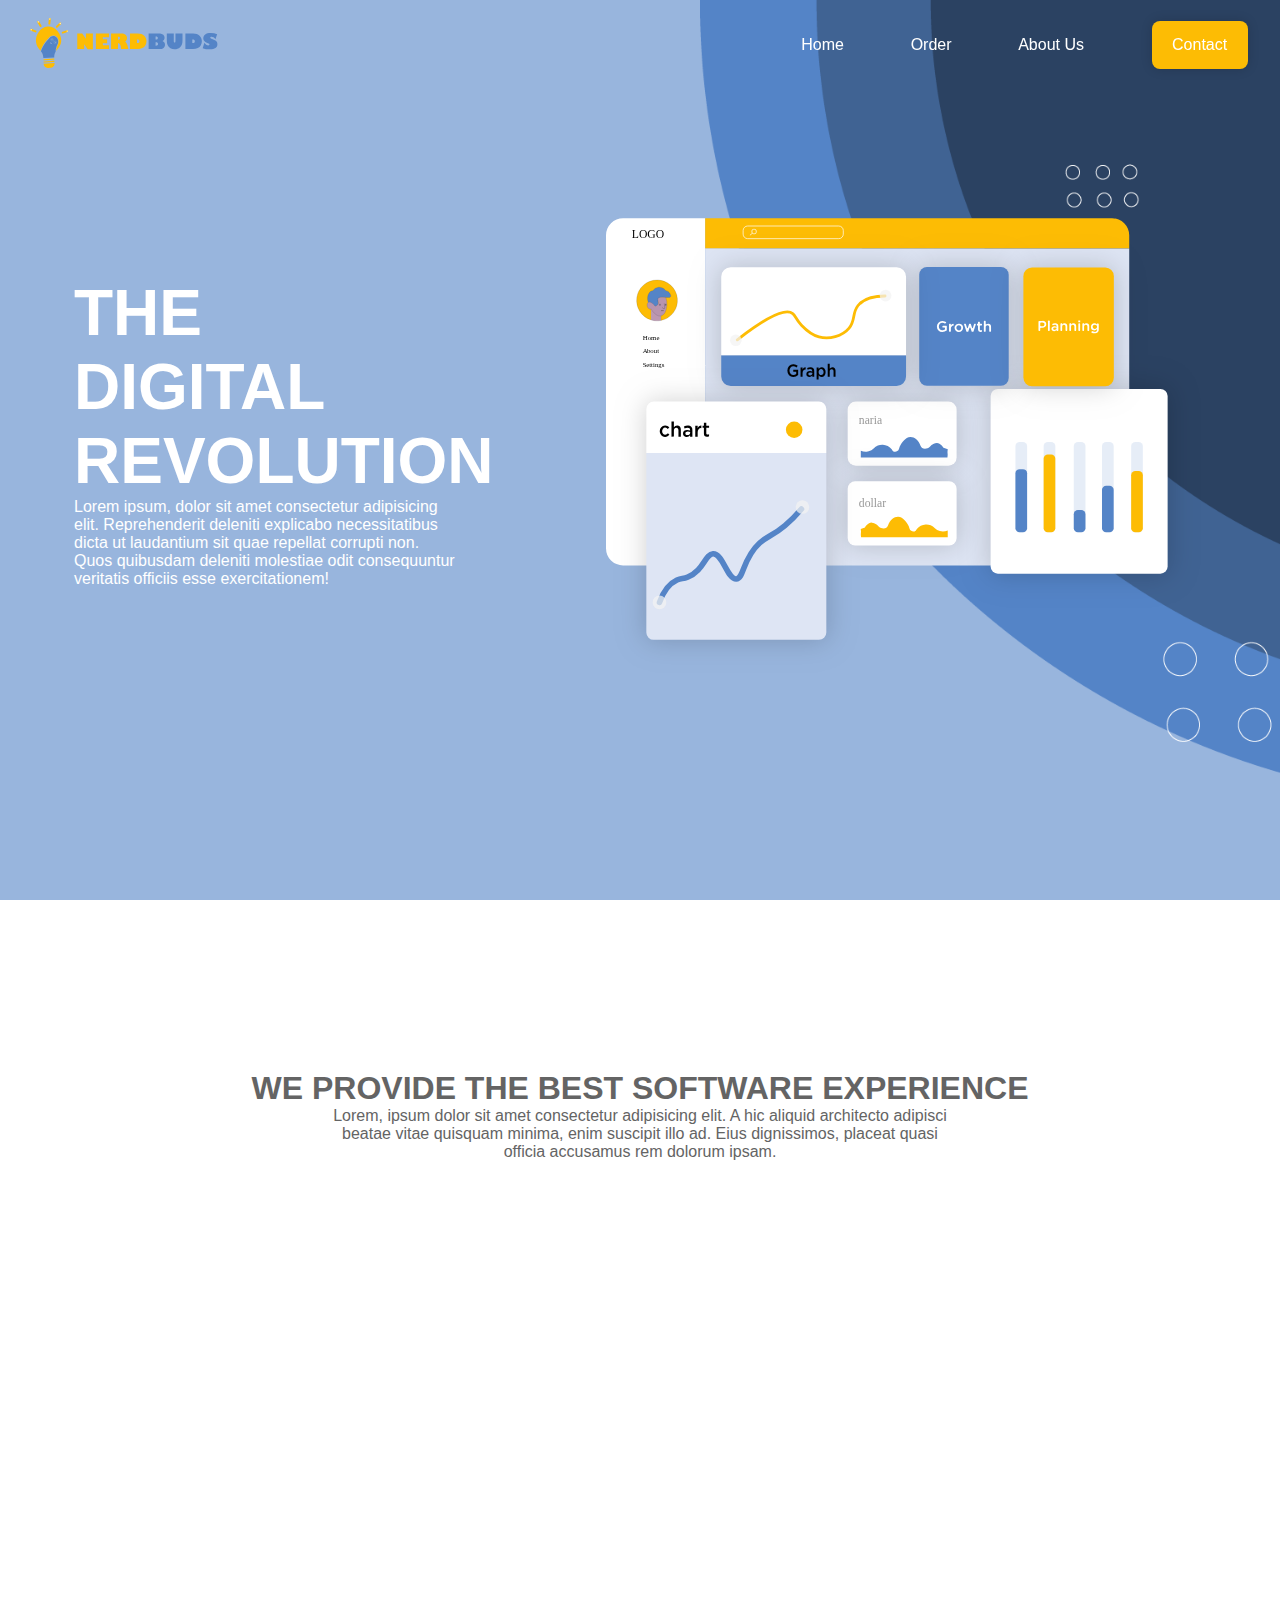
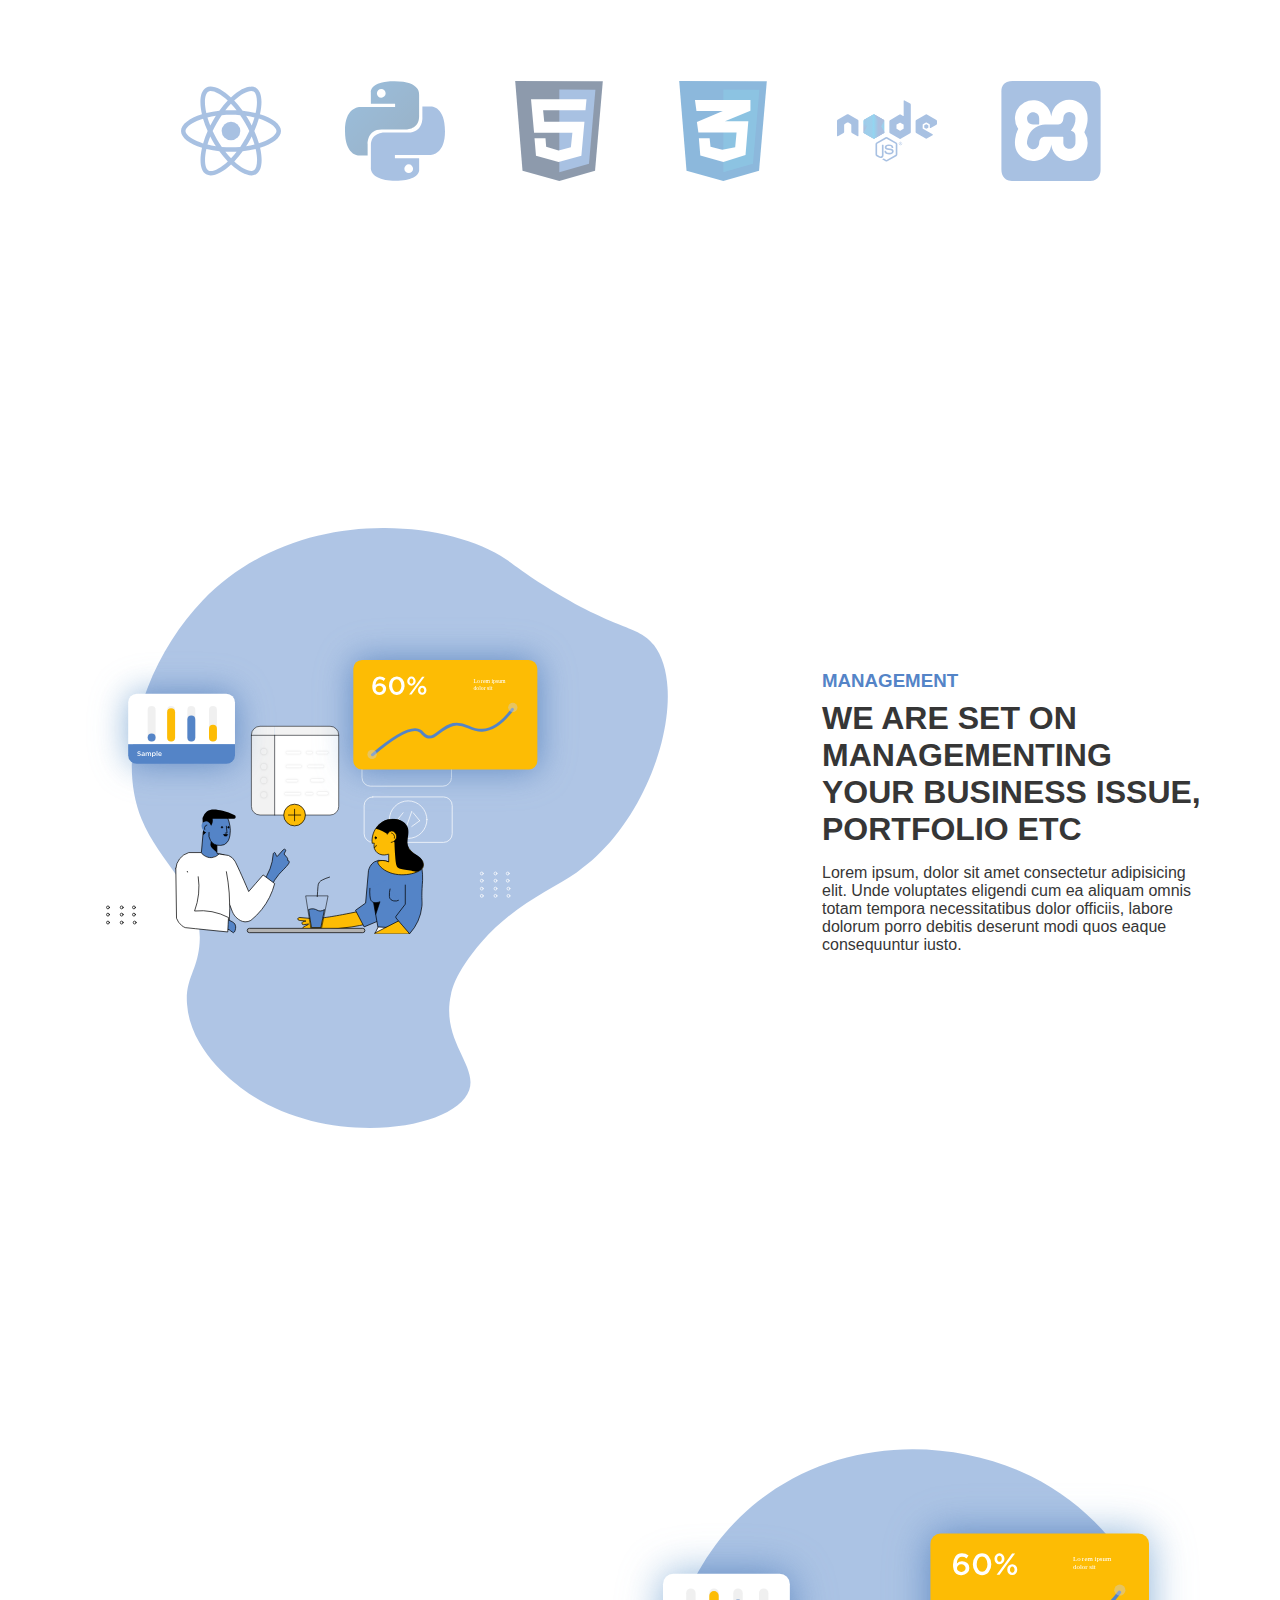
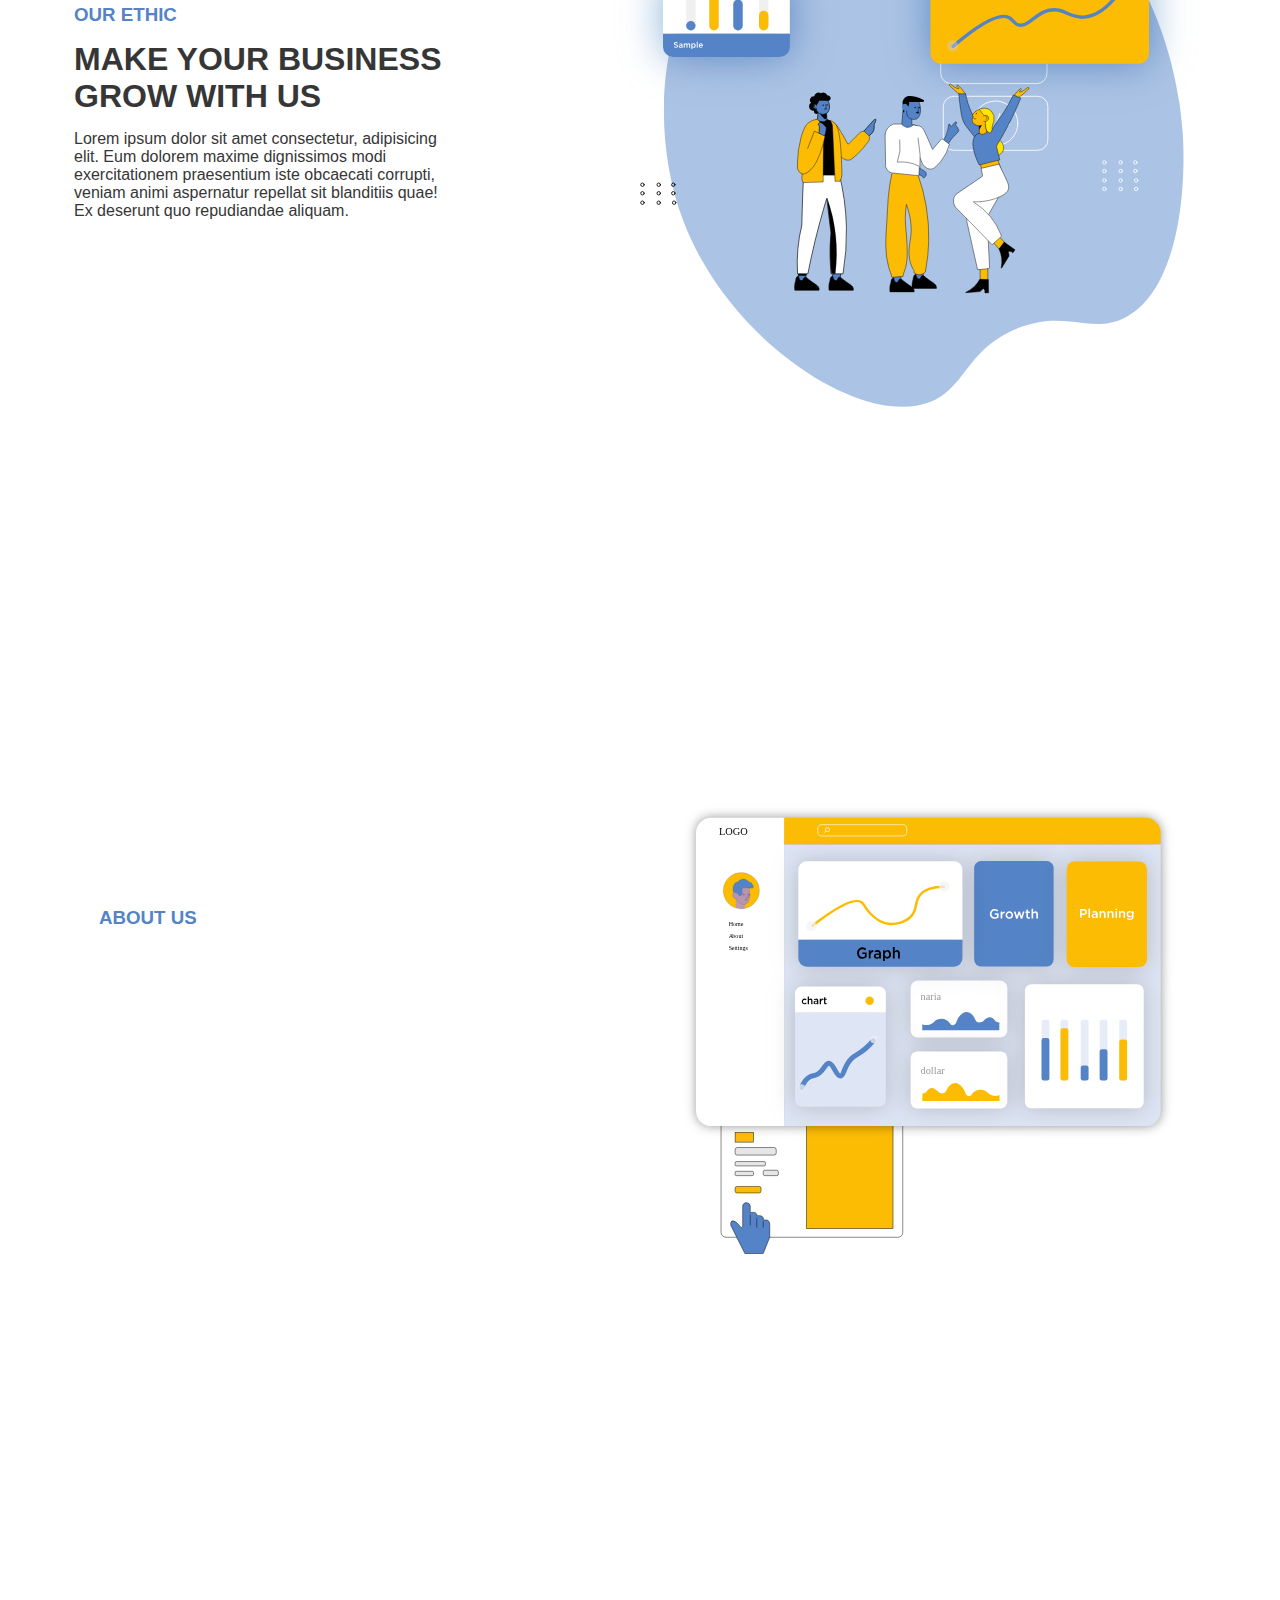
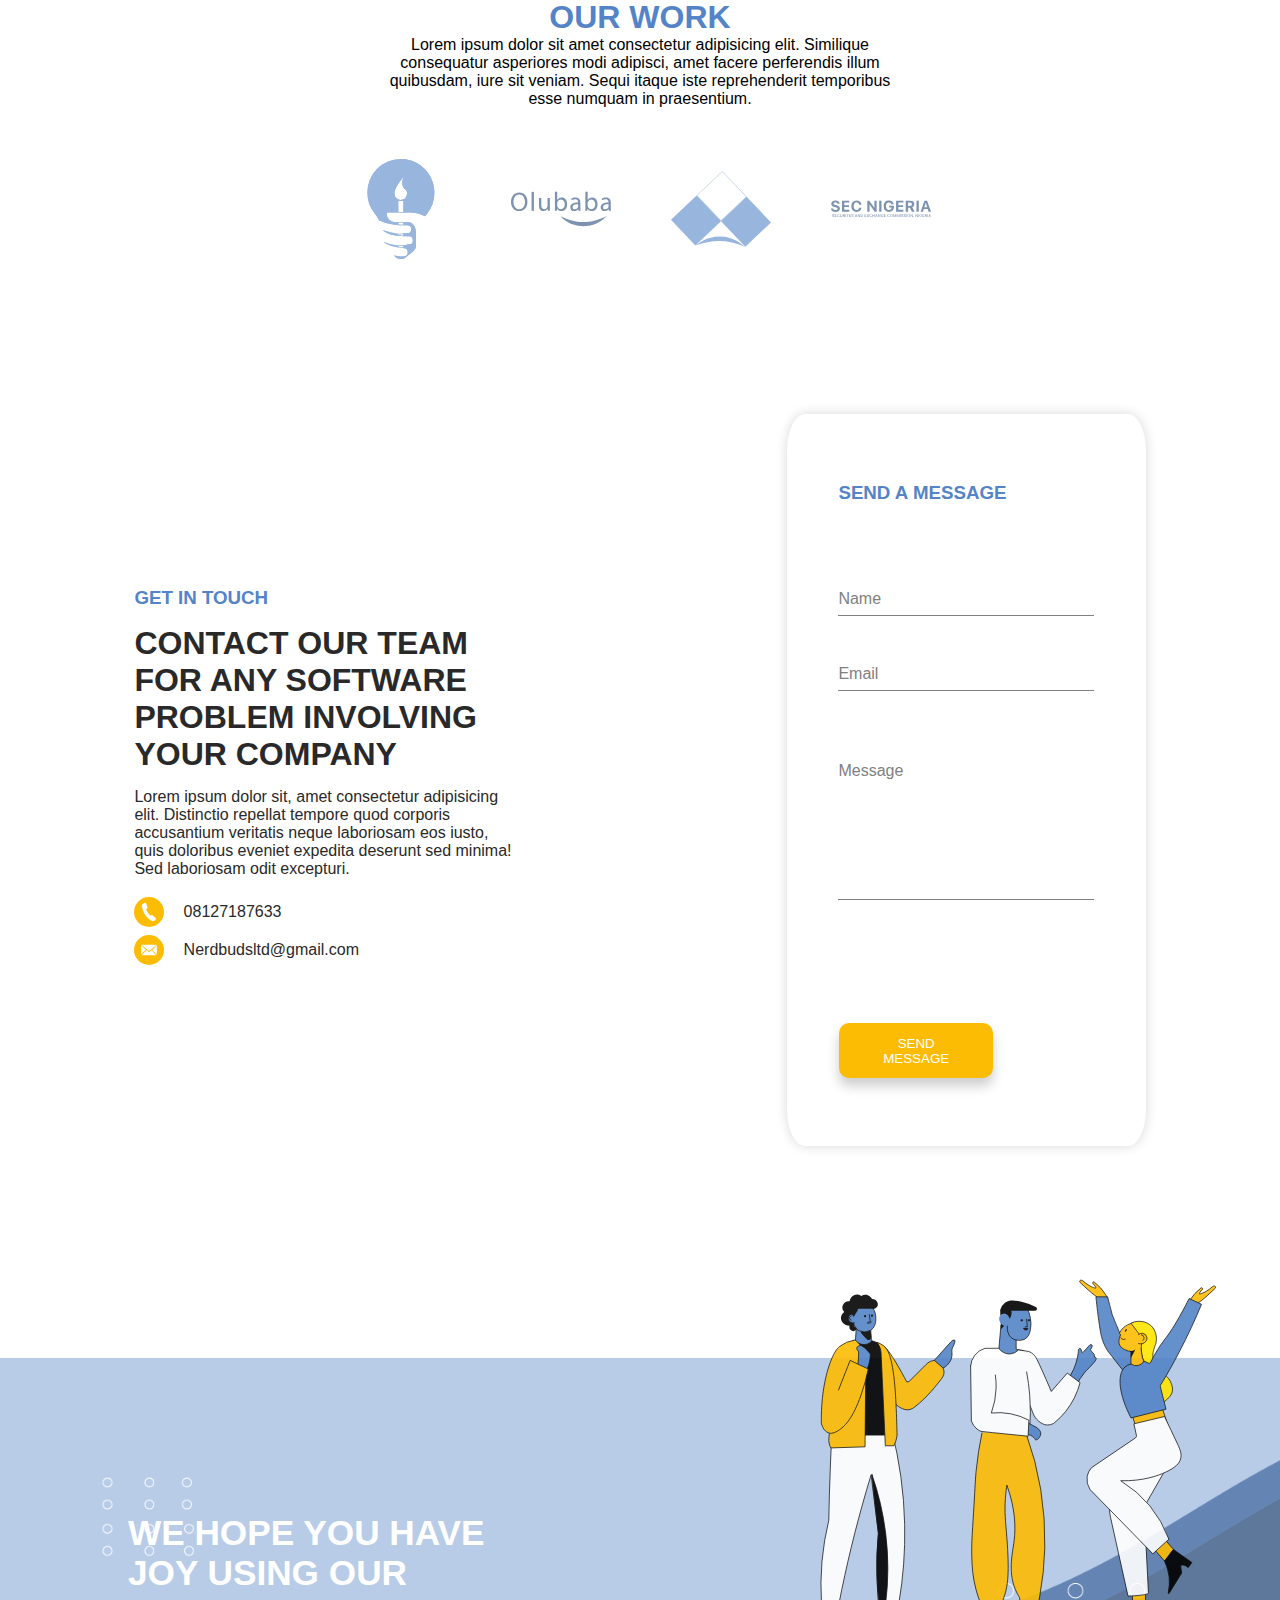
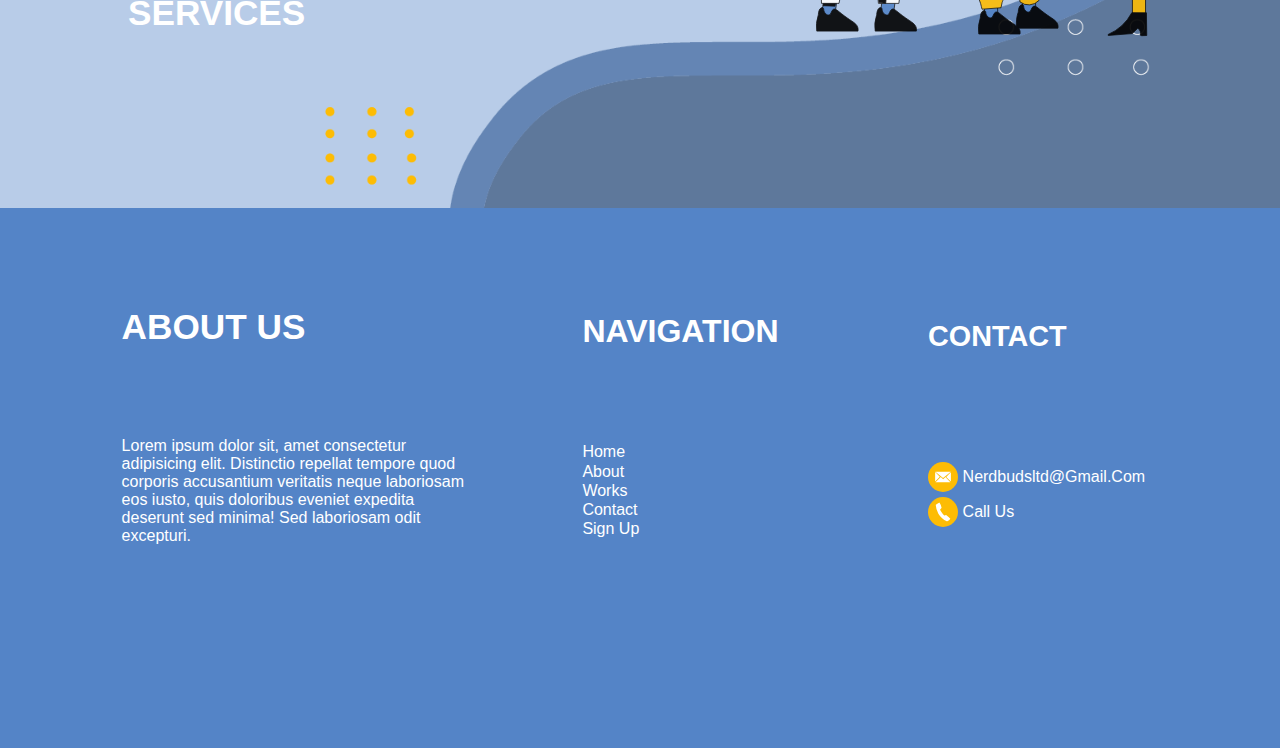
<file: view/index.html>
<!DOCTYPE html>
<html lang="en">
<head>
    <meta charset="UTF-8">
    <meta http-equiv="X-UA-Compatible" content="IE=edge">
    <meta name="viewport" content="width=device-width, initial-scale=1.0">
    <title>Nerdbuds | home</title>
    <link rel="stylesheet" href="../styles/style.css">
    <link rel="shortcut icon" href="../image/Asset 1.png" type="image/x-icon">
    <link href="https://unpkg.com/aos@2.3.1/dist/aos.css" rel="stylesheet">
</head>
<body>
    <header>
        <nav class="nav_image_main">
            <div id="image">
                <a href="#">
                    <svg version="1.1" xmlns="http://www.w3.org/2000/svg" xmlns:xlink="http://www.w3.org/1999/xlink" x="0px" y="0px" width="250"
                         height="50" viewBox="0 0 489.5 129.1" style="enable-background:new 0 0 489.5 129.1;" xml:space="preserve">
                    <style type="text/css">
                        .st0{fill:#FDBC04;}
                        .st1{fill:#5484C7;}
                        .st2{fill:#FFFFFF;stroke:#FFFFFF;stroke-width:0.25;stroke-miterlimit:10;}
                        .st3{fill:none;stroke:#FFFFFF;stroke-width:0.25;stroke-miterlimit:10;}
                        .st4{fill:none;stroke:#FDBC04;stroke-width:5;stroke-linecap:round;stroke-miterlimit:10;}
                        .st5{fill:#FFFFFF;}
                        .st6{fill:none;}
                    </style>
                    <defs>
                    </defs>
                    <g>
                        <path class="st0" d="M61.3,107.5l-25.6,1.8c-0.8,0.1-1.5-0.6-1.6-1.4v0c-0.1-0.8,0.6-1.5,1.4-1.6l25.6-1.8c0.8-0.1,1.5,0.6,1.6,1.4
                            v0C62.8,106.7,62.1,107.4,61.3,107.5z"/>
                        <path class="st0" d="M61.5,113.3L35.8,115c-0.8,0.1-1.5-0.6-1.6-1.4l0,0c-0.1-0.8,0.6-1.5,1.4-1.6l25.6-1.8
                            c0.8-0.1,1.5,0.6,1.6,1.4l0,0C62.9,112.5,62.3,113.2,61.5,113.3z"/>
                        <path class="st0" d="M52.3,128.7l-5.7,0.4c-6.3,0.4-11.8-4.3-12.2-10.7v0c0-0.2,0.2-0.4,0.4-0.4l27.8-1.9c0.2,0,0.4,0.2,0.4,0.4v0
                            C63.4,122.7,58.6,128.2,52.3,128.7z"/>
                        <path class="st0" d="M44.9,21.9C25.8,23.3,13,44.3,15,62.2c1.1,9.8,6.4,17,10.9,21.5c0.3,0.3,0.5,0.5,0.8,0.8
                            c1.2-3.2,2.7-6.4,4.2-9.5c4.8-9.3,11.1-17.8,18.8-25.2c0.3-0.3,6.7-6,13.9-3.8c3.3,1,6.2,3.7,7.9,7.2c1.8,3.7,2.2,8,1.1,12.2l0,0.1
                            l0,0.1c-2.7,4.9-4.4,10.2-5.3,15.6c-0.2,1.3-0.3,2.5-0.4,3.8c0.8-1.2,1.8-2.3,2.8-3.4c4.7-4.8,9.7-12,10.4-21.5
                            C81.5,40.9,64.7,20.5,44.9,21.9z"/>
                        <path class="st1" d="M65.6,87c0.1-2,0.2-4,0.6-6c0.9-5.6,2.7-11,5.4-16c2-7.8-1.7-15.8-8.2-17.8c-6.6-2.1-12.7,3.4-12.8,3.5
                            C43,58,36.7,66.4,32,75.6c-1.7,3.2-3.1,6.6-4.4,10c3.4,4.1,5.5,9.1,6,14.4c0.1,1.2,0.2,2.4,0.4,3.6c9.4-0.6,18.7-1.1,28.1-1.7
                            l0-0.2C61.7,96.5,63,91.4,65.6,87z"/>
                        <g>
                            <circle class="st2" cx="56.2" cy="56" r="0.7"/>
                            <circle class="st2" cx="64.4" cy="63.1" r="0.7"/>
                            <path class="st3" d="M52.1,62c0.4,0.8,1,2,2.2,3.1c1.1,1.1,2.2,1.7,3,2"/>
                            <path class="st2" d="M53.3,64c-0.2,0.2-0.4,0.3-0.7,0.5c0.2,0.3,0.5,0.6,0.7,0.9c0.2-0.2,0.4-0.3,0.7-0.5"/>
                            <path class="st2" d="M54.2,64.9c-0.2,0.2-0.4,0.4-0.6,0.6c0.3,0.3,0.6,0.5,0.8,0.8c0.2-0.2,0.4-0.4,0.6-0.6"/>
                            <circle class="st3" cx="56.2" cy="56" r="3.5"/>
                            <circle class="st3" cx="64.4" cy="63.1" r="3.5"/>
                            <path class="st3" d="M58.6,58.4c0.1,0,1.3-0.2,2.1,0.7c0.1,0.1,0.9,0.9,0.7,2.1"/>
                        </g>
                        <g>
                            <g>
                                <g>
                                    <path class="st4" d="M49.4,14.5c0.4-4,0.8-8,1.2-12"/>
                                    <g>
                                        <g>
                                            <path class="st5" d="M52.3,2.8c0.1-0.9-0.6-1.8-1.5-1.9c-0.9-0.1-1.8,0.6-1.9,1.5c-0.1,0.9,0.6,1.8,1.5,1.9
                                                C51.3,4.4,52.2,3.7,52.3,2.8z"/>
                                            <path class="st0" d="M52.5,2.8c-0.1,1.1-1,1.8-2.1,1.7c-1.1-0.1-1.8-1-1.7-2.1c0.1-1.1,1-1.8,2.1-1.7
                                                C51.8,0.8,52.6,1.7,52.5,2.8C52.4,3.8,52.6,1.7,52.5,2.8z M49.1,2.4C49,3.3,49.6,4,50.4,4.1S52,3.5,52,2.7
                                                c0.1-0.8-0.5-1.5-1.3-1.6C49.9,1.1,49.2,1.6,49.1,2.4C49,3.3,49.2,1.6,49.1,2.4z"/>
                                        </g>
                                    </g>
                                </g>
                            </g>
                            <g>
                                <g>
                                    <path class="st4" d="M68.8,22.6c2.9-2.8,5.8-5.5,8.7-8.3"/>
                                    <g>
                                        <g>
                                            <path class="st5" d="M78.6,15.5c0.7-0.6,0.7-1.7,0.1-2.4c-0.6-0.7-1.7-0.7-2.4-0.1s-0.7,1.7-0.1,2.4
                                                C76.9,16.1,78,16.2,78.6,15.5z"/>
                                            <path class="st0" d="M78.8,15.7c-0.8,0.7-2,0.7-2.7-0.1c-0.7-0.8-0.7-2,0.1-2.7c0.8-0.7,2-0.7,2.7,0.1
                                                C79.6,13.7,79.6,15,78.8,15.7C78,16.4,79.6,15,78.8,15.7z M76.5,13.2c-0.6,0.6-0.6,1.5,0,2.1c0.6,0.6,1.5,0.6,2.1,0
                                                c0.6-0.6,0.6-1.5,0-2.1C78,12.7,77,12.7,76.5,13.2S77,12.7,76.5,13.2z"/>
                                        </g>
                                    </g>
                                </g>
                            </g>
                            <g>
                                <g>
                                    <path class="st4" d="M84,37.7c3.8-1.3,7.6-2.5,11.4-3.8"/>
                                    <g>
                                        <g>
                                            <path class="st5" d="M95.9,35.5c0.9-0.3,1.4-1.3,1.1-2.1c-0.3-0.9-1.3-1.4-2.1-1.1c-0.9,0.3-1.4,1.3-1.1,2.1
                                                C94,35.4,95,35.8,95.9,35.5z"/>
                                            <path class="st0" d="M95.9,35.8c-1,0.3-2.1-0.2-2.4-1.2c-0.3-1,0.2-2.1,1.2-2.4c1-0.3,2.1,0.2,2.4,1.2
                                                C97.5,34.3,96.9,35.4,95.9,35.8C94.9,36.1,96.9,35.4,95.9,35.8z M94.9,32.6c-0.8,0.3-1.2,1.1-0.9,1.9c0.3,0.8,1.1,1.2,1.9,0.9
                                                c0.8-0.3,1.2-1.1,0.9-1.9C96.5,32.7,95.6,32.3,94.9,32.6C94.1,32.8,95.6,32.3,94.9,32.6z"/>
                                        </g>
                                    </g>
                                </g>
                            </g>
                            <g>
                                <g>
                                    <path class="st4" d="M27.1,20.4c-2.1-3.4-4.2-6.8-6.3-10.3"/>
                                    <g>
                                        <g>
                                            <path class="st5" d="M22.3,9.3c-0.5-0.8-1.5-1-2.3-0.6c-0.8,0.5-1,1.5-0.6,2.3c0.5,0.8,1.5,1,2.3,0.6
                                                C22.6,11.1,22.8,10.1,22.3,9.3z"/>
                                            <path class="st0" d="M22.5,9.2c0.6,0.9,0.3,2.1-0.6,2.6s-2.1,0.3-2.6-0.6c-0.6-0.9-0.3-2.1,0.6-2.6C20.8,8,22,8.3,22.5,9.2
                                                C23.1,10.1,22,8.3,22.5,9.2z M19.6,10.9c0.4,0.7,1.3,0.9,2,0.5c0.7-0.4,0.9-1.3,0.5-2c-0.4-0.7-1.3-0.9-2-0.5
                                                C19.4,9.3,19.2,10.2,19.6,10.9C20,11.6,19.2,10.2,19.6,10.9z"/>
                                        </g>
                                    </g>
                                </g>
                            </g>
                            <g>
                                <g>
                                    <path class="st4" d="M13.6,34.8c-3.7-1.5-7.4-3.1-11.1-4.6"/>
                                    <g>
                                        <g>
                                            <path class="st5" d="M3.2,28.7c-0.9-0.4-1.9,0-2.2,0.9s0,1.9,0.9,2.2c0.9,0.4,1.9,0,2.2-0.9C4.5,30,4.1,29,3.2,28.7z"/>
                                            <path class="st0" d="M3.3,28.4c1,0.4,1.4,1.5,1,2.5c-0.4,1-1.5,1.4-2.5,1c-1-0.4-1.4-1.5-1-2.5C1.2,28.5,2.4,28,3.3,28.4
                                                C4.3,28.9,2.4,28,3.3,28.4z M2,31.6c0.7,0.3,1.6,0,1.9-0.8c0.3-0.7,0-1.6-0.8-1.9c-0.7-0.3-1.6,0-1.9,0.8
                                                C0.9,30.4,1.3,31.3,2,31.6C2.8,31.9,1.3,31.3,2,31.6z"/>
                                        </g>
                                    </g>
                                </g>
                            </g>
                        </g>
                        <rect x="99.1" y="70.9" class="st6" width="8.4" height="7.4"/>
                    </g>
                    <g>
                        <path class="st0" d="M161.7,80.6h-13.6l-8.7-12.8v12.5h-17.9V39.7h12.8l9.5,13.7V39.7h18V80.6z"/>
                        <path class="st0" d="M203.3,70.1v10.2h-33.7V39.7h33.7v10.2h-15.7v5h11v10.2h-11v5H203.3z"/>
                        <path class="st0" d="M208.8,39.7h26.5c4.6,0,8.2,1.2,10.8,3.5c2.6,2.3,3.9,5.2,3.9,8.7c0,3.8-1.5,6.8-4.6,9c4.4,5,7,11.5,7.8,19.4
                            h-18.6c-0.3-5.1-1.1-8.9-2.3-11.4c-1.2-2.4-3.1-3.7-5.6-3.7v15h-17.9V39.7z M226.7,48.1v7.8h0.5c3.2,0,4.8-1.3,4.8-3.8
                            c0-1.1-0.3-2-1-2.8c-0.7-0.8-1.7-1.2-3.3-1.2H226.7z"/>
                        <path class="st0" d="M257.6,39.7h20c7.2,0,12.8,2,16.7,6c3.9,4,5.9,8.8,5.9,14.4c0,3.6-0.9,7-2.7,10.1c-1.8,3.2-4.4,5.7-7.8,7.4
                            c-3.4,1.8-7.6,2.6-12.5,2.6h-19.5V39.7z M275.6,55.2v9.5h0.5c2.2,0,3.7-0.4,4.7-1.1c1-0.8,1.4-2,1.4-3.7c0-3.1-1.8-4.7-5.5-4.7
                            H275.6z"/>
                        <path class="st1" d="M305.7,39.7h25.4c5.2,0,9.1,1,11.8,3c2.6,2,4,4.8,4,8.3c0,3.8-1.8,6.7-5.3,8.7c2.1,1.1,3.7,2.4,4.8,3.8
                            c1.1,1.5,1.6,3.3,1.6,5.5c0,3.4-1.2,6.1-3.7,8.2c-2.4,2-5.9,3.1-10.2,3.1h-28.3V39.7z M323.7,47.9v7.9h0.5c1.9,0,3.3-0.3,4.1-0.9
                            c0.8-0.6,1.2-1.6,1.2-3.1c0-2.6-1.6-3.9-4.7-3.9H323.7z M323.7,62.6v8.8h0.6c2.1,0,3.5-0.3,4.4-0.9c0.9-0.6,1.3-1.7,1.3-3.3
                            c0-3-1.7-4.6-5-4.6H323.7z"/>
                        <path class="st1" d="M393.2,39.7v18.4c0,8-2.1,13.8-6.2,17.4c-4.1,3.6-8.8,5.4-14.1,5.4c-3.8,0-7.4-1-10.9-3
                            c-3.4-2-5.8-4.6-7.2-7.9c-1.4-3.3-2.1-7.5-2.1-12.8V39.7h18v18.8c0,2,0.2,3.3,0.5,3.8c0.4,0.5,0.9,0.8,1.6,0.8c1,0,1.6-0.5,1.9-1.4
                            c0.3-1,0.4-2.6,0.4-4.9V39.7H393.2z"/>
                        <path class="st1" d="M400.6,39.7h20c7.2,0,12.8,2,16.7,6c3.9,4,5.9,8.8,5.9,14.4c0,3.6-0.9,7-2.7,10.1c-1.8,3.2-4.4,5.7-7.8,7.4
                            c-3.4,1.8-7.6,2.6-12.5,2.6h-19.5V39.7z M418.5,55.2v9.5h0.5c2.2,0,3.7-0.4,4.7-1.1c1-0.8,1.4-2,1.4-3.7c0-3.1-1.8-4.7-5.5-4.7
                            H418.5z"/>
                        <path class="st1" d="M482.7,41.8l-4.5,12.8c-2.9-4-6.3-5.9-10.1-5.9c-2.1,0-3.2,0.8-3.2,2.4c0,0.5,0.3,1,1,1.5
                            c0.7,0.5,2.4,1.3,5.2,2.4c3.1,1.2,5.5,2.3,7.2,3.3c1.7,1,2.9,2.3,3.8,3.8c0.8,1.6,1.2,3.4,1.2,5.5c0,4.3-1.6,7.7-4.9,9.9
                            c-3.3,2.3-8.1,3.4-14.5,3.4c-7.2,0-13.4-1-18.6-3.1l4.4-13.6c1.3,2,2.9,3.6,4.7,4.7c1.9,1.2,3.7,1.8,5.4,1.8c0.9,0,1.6-0.2,2.1-0.7
                            c0.6-0.4,0.9-1,0.9-1.6c0-0.6-0.3-1.2-0.8-1.7c-0.6-0.5-2-1.3-4.4-2.3c-2.2-0.9-4-1.7-5.4-2.5c-1.4-0.8-2.7-2-3.7-3.5
                            c-1-1.5-1.6-3.4-1.6-5.8c0-4.5,1.6-7.9,4.9-10.2c3.3-2.3,8.1-3.4,14.5-3.4C472.3,39.1,477.8,40,482.7,41.8z"/>
                        <rect x="300.5" y="27.3" class="st6" width="188.9" height="75.2"/>
                    </g>
                    </svg>
                    
                </a>
            </div>
            <div id="main_nav" class="main_nav">
                <li><a href="#">home</a><span></span></li>
                <li><a href="#">order</a><span></span></li>
                <li><a href="#">about us</a><span></span></li>
                <li><a href="#">contact</a><span></span></li>
                <!-- <li><a href="signin.html">get started &RightArrow;</a><span></span></li> -->
            </div>
            <div id="menu" class="menu" onclick="menuEffect()">
                <div></div>
                <div></div>
                <div></div>
            </div>
        </nav>
    </header>
    <div class="backimage">

    </div>
    <div id="main">
        <div id="contain">
            <div id="main_text">

                <div id="text">
                    <h1>
                        the digital revolution
                    </h1>
                </div>
                <div id="main_path">
                    <p>
                        Lorem ipsum, dolor sit amet consectetur adipisicing elit. Reprehenderit deleniti explicabo necessitatibus dicta ut laudantium sit quae repellat corrupti non. Quos quibusdam deleniti molestiae odit consequuntur veritatis officiis esse exercitationem!
                    </p>
                    <br>
                    <br>
                    <!-- the meaning  -->
                    <!-- <div> -->
                        <!-- <a href="signin.html">Get started &RightArrow;</a> -->
                        <!-- <span></span>
                    </div> -->
                </div>
            </div>
            <div id="image"  data-aos="fade-up">
                <img src="../svg/SVG/image 4i.svg" alt="the image is loading 😋" width="600" height="600">
            </div>
        </div>
    </div>
    <div id="main2">
        <div id="inside">
            <div id="writeup">
                <div id="text_name">
                    <h1>
                        We provide the best software experience
                    </h1>
                </div>
                <div id="mainwriting">
                    <p>
                        Lorem, ipsum dolor sit amet consectetur adipisicing elit. A hic aliquid architecto adipisci beatae vitae quisquam minima, enim suscipit illo ad. Eius dignissimos, placeat quasi officia accusamus rem dolorum ipsam.
                    </p>
                </div>
            </div>
            <div id="image_ct">
                <div id="card" class="card1" data-aos="fade-left" data-aos-duration="1000">
                    <div id="cardImage" >
                        <img src="../svg/SVG/image 7i.svg" alt="" height="150" width="150" >
                    </div>
                    <div id="cardName">
                        <h2>
                            backend
                        </h2>
                        <br>
                        <p>
                            Lorem ipsum dolor sit amet consectetur adipisicing elit. Beatae assumenda fugit, laudantium perspiciatis ipsam impedit quis amet pariatur
                        </p>
                    </div>
                    <br>
                    <br>
                    <div id="btu">
                        <!-- <a href="signin.html">
                            Get started  &RightArrow;
                        </a> -->
                    </div>
                    <span>

                    </span>
                </div>
                <div id="card" class="card2" data-aos="fade-up" data-aos-duration="1500">
                    <div id="cardImage"  >
                        <img src="../svg/SVG/image 7i_1.svg" alt="" height="150" width="150">
                    </div>
                    <div id="cardName">
                        <h2>
                            frontend
                        </h2>
                        <br>
                        <p>
                            Lorem ipsum dolor sit amet consectetur adipisicing elit. Beatae assumenda fugit, laudantium perspiciatis ipsam impedit quis amet pariatur
                        </p>
                    </div>
                    <br>
                    <br>
                    <!-- <div id="btu"> -->
                        <!-- <a href="signin.html">
                            Get started  &RightArrow;
                        </a> -->
                    <!-- </div> -->
                    <span>

                    </span>
                </div>
                <div id="card" class="card3" data-aos="fade-right" data-aos-duration="1000" data-aos-easing="ease-in-out">
                    <div id="cardImage"  >
                        <img src="../svg/SVG/image 6i.svg" alt="" height="150" width="150">
                    </div>
                    <div id="cardName">
                        <h2>
                            digital marketing
                        </h2>
                        <br>
                        <p>
                            Lorem ipsum dolor sit amet consectetur adipisicing elit. Beatae assumenda fugit, laudantium perspiciatis ipsam impedit quis amet pariatur
                        </p>
                    </div>
                    <br>
                    <br>
                    <!-- <div id="btu"> -->
                        <!-- <a href="signin.html">
                            Get started  &RightArrow;
                        </a> -->
                    <!-- </div> -->
                    <span></span>
                </div>
            </div>
            <div id="tools">
                <div id="inside_t">
                    <div id="svg_image">
                        <img src="../svg/SVG/react.svg" alt="" height="100" width="100">
                    </div>
                    <div id="svg_image">
                        <img src="../svg/SVG/pyth.svg" alt="" height="100" width="100">
                    </div>
                    <div id="svg_image">
                        <img src="../svg/SVG/htm.svg" alt="" height="100" width="100">
                    </div>
                    <div id="svg_image">
                        <img src="../svg/SVG/css.svg" alt="" height="100" width="100">
                    </div>
                    <div id="svg_image">
                        <img src="../svg/SVG/js n.svg" alt="" height="100" width="100">
                    </div>
                    <div id="svg_image">
                        <img src="../svg/SVG/amapp.svg" alt="" height="100" width="100">
                    </div> 
                </div>
            </div>
        </div>
    </div>
    <div id="main3">
        <div id="center">
            <div id="image_center">
                <img src="../svg/SVG/image 8i.svg" alt="the image is loading 😋" height="600" width="600">
            </div>
            <div id="main_area">
                <div id="topic">
                    <h3>
                        management
                    </h3>
                </div>
                <div id="meaning">
                    <h2>
                        we are set on managementing your business issue, portfolio etc
                    </h2>
                    <p>Lorem ipsum, dolor sit amet consectetur adipisicing elit. Unde voluptates eligendi cum ea aliquam omnis totam tempora 
                    necessitatibus dolor officiis, labore dolorum porro debitis deserunt modi 
                    quos eaque consequuntur iusto.</p>
                </div>
                <br>
                <br>
                <!-- <div id="div">
                    <a href="signin.html">Get started &RightArrow;</a>
                    <span></span>
                </div> -->
            </div>
        </div>
    </div>
    <div id="main4">
        <div id="inside2">
            <div id="main_side">
                <h3>
                    our ethic
                </h3>
            </div>
            <div id="mean">
                <h2>
                    make your business grow with us
                </h2>
                <p>
                    Lorem ipsum dolor sit amet consectetur, adipisicing elit. Eum dolorem maxime dignissimos modi exercitationem praesentium iste obcaecati corrupti, veniam animi aspernatur repellat sit blanditiis quae! Ex deserunt quo repudiandae aliquam.
                </p>
            </div>
            <br>
            <br>
            <!-- <div id="div">
                <a href="signin.html">Get started &RightArrow;</a>
                <span></span>
            </div> -->
        </div>

        <div id="main_image_area">
            <img src="../svg/SVG/image 9i.svg" alt="" height="600" width="600">
        </div>
    </div>
    <div id="main5">
        <div id="inside">
            <div id="inside3">
                <div id="main_sides">
                    <h3>
                        about us
                    </h3>
                </div>
                <div id="means">
                    <h2>
                        make your business grow with us
                    </h2>
                    <p>
                        Lorem ipsum dolor sit amet consectetur, adipisicing elit. Eum dolorem maxime dignissimos modi exercitationem praesentium iste obcaecati corrupti, veniam animi aspernatur repellat sit blanditiis quae! Ex deserunt quo repudiandae aliquam.
                    </p>
                </div>
                <br>
                <br>
                <!-- <div id="div">
                    <a href="signin.html">Get started &RightArrow;</a>
                    <span></span>
                </div> -->
            </div>
            <div id="image_inside3">
                <img src="../svg/SVG/image 10i.svg" alt="" height="500" width="500">
            </div>
        </div>
    </div>
    <div id="main6">
        <div id="tit">
            <h1>
                our work
            </h1>
            <p>
                Lorem ipsum dolor sit amet consectetur adipisicing elit. Similique consequatur asperiores modi adipisci, amet facere perferendis illum quibusdam, iure sit veniam. Sequi itaque iste reprehenderit temporibus esse numquam in praesentium.
            </p>
        </div>
        <div id="wrk">
            <div id="svg_image2">
                <a href="#" target="_blank" rel="noopener noreferrer">
                    <img src="../svg/SVG/gh.svg" alt="" height="100" width="100">

                </a>
            </div>
            <div id="svg_image2">
                <a href="#" target="_blank" rel="noopener noreferrer">
                    <img src="../svg/SVG/baba.svg" alt="" height="100" width="100">

                </a>
            </div>
            <div id="svg_image2">
                <a href="#" target="_blank" rel="noopener noreferrer">
                    <img src="../svg/SVG/brig.svg" alt="" height="100" width="100">
                    
                </a>
            </div>
            <div id="svg_image2">
                <a href="#" target="_blank" rel="noopener noreferrer">
                    <img src="../svg/SVG/sec.svg" alt="" height="100" width="100">
                    
                </a>
            </div>
        </div>
    </div>
    <div id="main7">
        <div id="from">
            <div id="text">
                <div id="tit_text">
                    <h3>
                        get in touch
                    </h3>
                </div>
                <div id="more">
                    <h1>
                        contact our team for any software problem involving your company
                    </h1>
                    <p>
                        Lorem ipsum dolor sit, amet consectetur adipisicing elit. 
                        Distinctio repellat tempore quod corporis accusantium veritatis neque laboriosam eos
                        iusto, quis doloribus eveniet expedita deserunt sed minima! Sed laboriosam odit excepturi.
                    </p>
                </div>
                <div id="deta">
                    <li>
                        <img src="../svg/SVG/phn.svg" alt="" srcset="" height="30" width="30">
                        <p>08127187633</p>
                    </li>
                    <li>
                        <img src="../svg/SVG/mai.svg" alt="" srcset="" height="30" width="30">
                        <p>Nerdbudsltd@gmail.com</p>
                    </li>
                </div>
            </div>
            <form action="#" method="post">
                <div id="tit_fr">
                    <h3>
                        send a message
                    </h3>
                </div>
                <br>
                <div id="input1">
                    <label for="name" id="name_input">name</label>
                    <input type="text" name="name" id="name">
                    <span></span>
                </div>
                <div id="input2">
                    <label for="email" id="email_input">email</label>
                    <input type="email" name="email" id="email">
                    <span></span>
                </div>
                <div id="input3">
                    <label for="message" id="messsage_textarea">message</label>
                    <textarea name="message" id="message" cols="30" rows="10"></textarea>
                    <span></span>
                </div>
                <br>
                <button><a>send message</a> <span></span></button>
            </form>
        </div>
    </div>
    <div id="main8">
        <div id="img_svg">
            <img src="../svg/SVG/end_img.svg" alt="" height="400" width="400">
        </div>
        <div id="main_texting">
            <h2>
                we hope you have joy using our services
            </h2>
            <!-- <div id="send">
                <a href="#">get started</a>
                <span></span>
            </div> -->
        </div>
    </div>
    <footer>
        <div id="main_text">
            <div id="abt">
                <div id="tit">
                    <h1>
                        about us
                    </h1>
                </div>
                <div id="main_abt">
                    <p>
                        Lorem ipsum dolor sit, amet consectetur adipisicing elit. 
                        Distinctio repellat tempore quod corporis accusantium veritatis neque laboriosam eos
                        iusto, quis doloribus eveniet expedita deserunt sed minima! Sed laboriosam odit excepturi.
                    </p>
                    <!-- <div id="abt_btu">
                        <a href="#">get started</a>
                        <span></span>
                    </div> -->
                </div>
            </div>
            <div id="nav">
                <div id="tit2">
                    <h1>
                        navigation
                    </h1>
                </div>
                <div id="main_nav">
                    <li><a href="#">home</a></li>
                    <li><a href="#">about</a></li>
                    <li><a href="#">works</a></li>
                    <li><a href="#">contact</a></li>
                    <li><a href="#">sign up</a></li>
                </div>
            </div>
            <div id="contact">
                <div id="tit3">
                    <h2>
                        contact
                    </h2>
                </div>
                <div id="main_cnt">
                        <li>
                            <a href="mailto:Nerdbudsltd@gmail.com">
                                <img src="../svg/SVG/mai.svg" alt="" srcset="" height="30" width="30">
                                <p> Nerdbudsltd@gmail.com</p>
                            </a>
                        </li>
                        <li>
                            <a href="tel:+2348127187633">
                                <img src="../svg/SVG/phn.svg" alt="" srcset="" height="30" width="30">
                                <p>call us</p>
                            </a>
                        </li>
                </div>
            </div> 
        </div>
    </footer>
    <script src="https://unpkg.com/aos@2.3.1/dist/aos.js"></script>
    <script>
        AOS.init();
    </script>
    <script>
        var nav_header = document.querySelector(".nav_image_main")
        // To-top Button
        window.onscroll = function() {scrollFunction()};

        function scrollFunction() {
            if (document.body.scrollTop > 20 || document.documentElement.scrollTop > 20) {
                nav_header.classList.add("new_nav")
            } else {
                nav_header.classList.remove("new_nav")
                
            }
        }
        function topFunction() {
            document.body.scrollTop = 0; // For Safari
            document.documentElement.scrollTop = 0; // For Chrome, Firefox, IE and Opera
        }

        var menu = document.querySelector(".menu");
        var mainNav = document.querySelector(".main_nav")
        function menuEffect(){
            menu.classList.toggle("newmenu")
            mainNav.classList.toggle("newmainNav")
            document.querySelector(".backimage").classList.toggle("newbackimage")
        }
    </script>
</body>
</html>
</file>
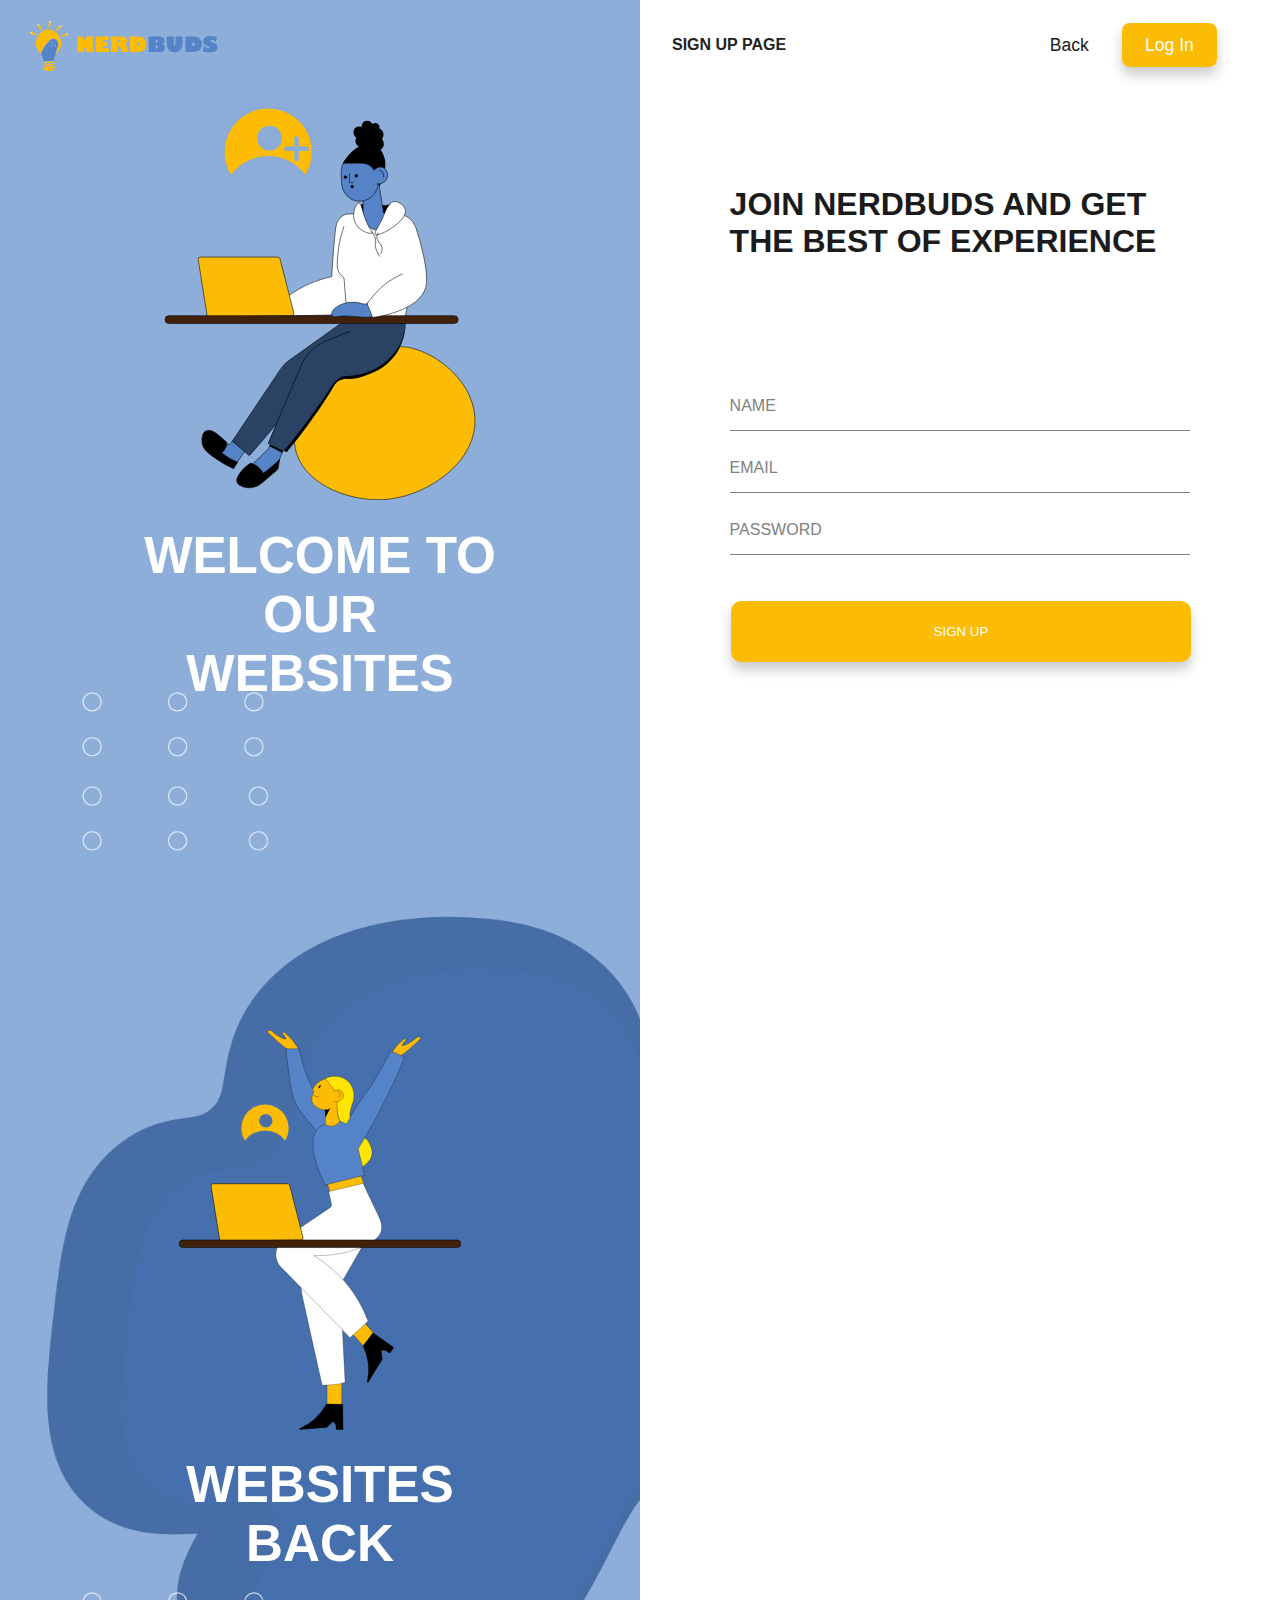
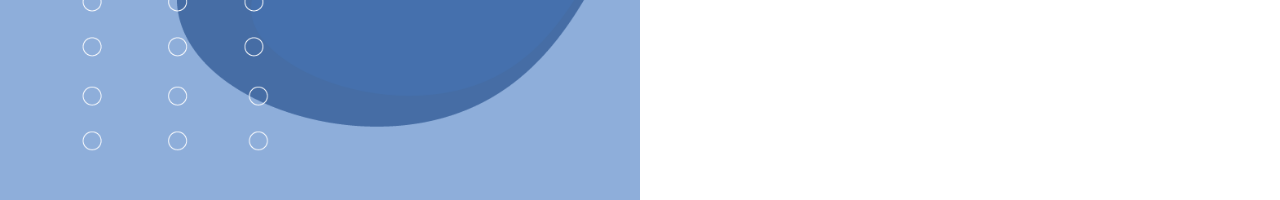
<file: signin.html>
<!DOCTYPE html>
<html lang="en">
<head>
    <meta charset="UTF-8">
    <meta http-equiv="X-UA-Compatible" content="IE=edge">
    <meta name="viewport" content="width=device-width, initial-scale=1.0">
    <title>Nerdbuds | sign in</title>
    <link rel="stylesheet" href="style/style2.css">
    <link rel="shortcut icon" href="image/Asset 1.png" type="image/x-icon">
</head>
<body>
    <div id="main">
        <div id="side_back">
            <div class="image">
                <a href="index.html">
                    <svg version="1.1" xmlns="http://www.w3.org/2000/svg" xmlns:xlink="http://www.w3.org/1999/xlink" x="0px" y="0px" width="250"
                         height="50" viewBox="0 0 489.5 129.1" style="enable-background:new 0 0 489.5 129.1;" xml:space="preserve">
                    <style type="text/css">
                        .st0{fill:#FDBC04;}
                        .st1{fill:#5484C7;}
                        .st2{fill:#FFFFFF;stroke:#FFFFFF;stroke-width:0.25;stroke-miterlimit:10;}
                        .st3{fill:none;stroke:#FFFFFF;stroke-width:0.25;stroke-miterlimit:10;}
                        .st4{fill:none;stroke:#FDBC04;stroke-width:5;stroke-linecap:round;stroke-miterlimit:10;}
                        .st5{fill:#FFFFFF;}
                        .st6{fill:none;}
                    </style>
                    <defs>
                    </defs>
                    <g>
                        <path class="st0" d="M61.3,107.5l-25.6,1.8c-0.8,0.1-1.5-0.6-1.6-1.4v0c-0.1-0.8,0.6-1.5,1.4-1.6l25.6-1.8c0.8-0.1,1.5,0.6,1.6,1.4
                            v0C62.8,106.7,62.1,107.4,61.3,107.5z"/>
                        <path class="st0" d="M61.5,113.3L35.8,115c-0.8,0.1-1.5-0.6-1.6-1.4l0,0c-0.1-0.8,0.6-1.5,1.4-1.6l25.6-1.8
                            c0.8-0.1,1.5,0.6,1.6,1.4l0,0C62.9,112.5,62.3,113.2,61.5,113.3z"/>
                        <path class="st0" d="M52.3,128.7l-5.7,0.4c-6.3,0.4-11.8-4.3-12.2-10.7v0c0-0.2,0.2-0.4,0.4-0.4l27.8-1.9c0.2,0,0.4,0.2,0.4,0.4v0
                            C63.4,122.7,58.6,128.2,52.3,128.7z"/>
                        <path class="st0" d="M44.9,21.9C25.8,23.3,13,44.3,15,62.2c1.1,9.8,6.4,17,10.9,21.5c0.3,0.3,0.5,0.5,0.8,0.8
                            c1.2-3.2,2.7-6.4,4.2-9.5c4.8-9.3,11.1-17.8,18.8-25.2c0.3-0.3,6.7-6,13.9-3.8c3.3,1,6.2,3.7,7.9,7.2c1.8,3.7,2.2,8,1.1,12.2l0,0.1
                            l0,0.1c-2.7,4.9-4.4,10.2-5.3,15.6c-0.2,1.3-0.3,2.5-0.4,3.8c0.8-1.2,1.8-2.3,2.8-3.4c4.7-4.8,9.7-12,10.4-21.5
                            C81.5,40.9,64.7,20.5,44.9,21.9z"/>
                        <path class="st1" d="M65.6,87c0.1-2,0.2-4,0.6-6c0.9-5.6,2.7-11,5.4-16c2-7.8-1.7-15.8-8.2-17.8c-6.6-2.1-12.7,3.4-12.8,3.5
                            C43,58,36.7,66.4,32,75.6c-1.7,3.2-3.1,6.6-4.4,10c3.4,4.1,5.5,9.1,6,14.4c0.1,1.2,0.2,2.4,0.4,3.6c9.4-0.6,18.7-1.1,28.1-1.7
                            l0-0.2C61.7,96.5,63,91.4,65.6,87z"/>
                        <g>
                            <circle class="st2" cx="56.2" cy="56" r="0.7"/>
                            <circle class="st2" cx="64.4" cy="63.1" r="0.7"/>
                            <path class="st3" d="M52.1,62c0.4,0.8,1,2,2.2,3.1c1.1,1.1,2.2,1.7,3,2"/>
                            <path class="st2" d="M53.3,64c-0.2,0.2-0.4,0.3-0.7,0.5c0.2,0.3,0.5,0.6,0.7,0.9c0.2-0.2,0.4-0.3,0.7-0.5"/>
                            <path class="st2" d="M54.2,64.9c-0.2,0.2-0.4,0.4-0.6,0.6c0.3,0.3,0.6,0.5,0.8,0.8c0.2-0.2,0.4-0.4,0.6-0.6"/>
                            <circle class="st3" cx="56.2" cy="56" r="3.5"/>
                            <circle class="st3" cx="64.4" cy="63.1" r="3.5"/>
                            <path class="st3" d="M58.6,58.4c0.1,0,1.3-0.2,2.1,0.7c0.1,0.1,0.9,0.9,0.7,2.1"/>
                        </g>
                        <g>
                            <g>
                                <g>
                                    <path class="st4" d="M49.4,14.5c0.4-4,0.8-8,1.2-12"/>
                                    <g>
                                        <g>
                                            <path class="st5" d="M52.3,2.8c0.1-0.9-0.6-1.8-1.5-1.9c-0.9-0.1-1.8,0.6-1.9,1.5c-0.1,0.9,0.6,1.8,1.5,1.9
                                                C51.3,4.4,52.2,3.7,52.3,2.8z"/>
                                            <path class="st0" d="M52.5,2.8c-0.1,1.1-1,1.8-2.1,1.7c-1.1-0.1-1.8-1-1.7-2.1c0.1-1.1,1-1.8,2.1-1.7
                                                C51.8,0.8,52.6,1.7,52.5,2.8C52.4,3.8,52.6,1.7,52.5,2.8z M49.1,2.4C49,3.3,49.6,4,50.4,4.1S52,3.5,52,2.7
                                                c0.1-0.8-0.5-1.5-1.3-1.6C49.9,1.1,49.2,1.6,49.1,2.4C49,3.3,49.2,1.6,49.1,2.4z"/>
                                        </g>
                                    </g>
                                </g>
                            </g>
                            <g>
                                <g>
                                    <path class="st4" d="M68.8,22.6c2.9-2.8,5.8-5.5,8.7-8.3"/>
                                    <g>
                                        <g>
                                            <path class="st5" d="M78.6,15.5c0.7-0.6,0.7-1.7,0.1-2.4c-0.6-0.7-1.7-0.7-2.4-0.1s-0.7,1.7-0.1,2.4
                                                C76.9,16.1,78,16.2,78.6,15.5z"/>
                                            <path class="st0" d="M78.8,15.7c-0.8,0.7-2,0.7-2.7-0.1c-0.7-0.8-0.7-2,0.1-2.7c0.8-0.7,2-0.7,2.7,0.1
                                                C79.6,13.7,79.6,15,78.8,15.7C78,16.4,79.6,15,78.8,15.7z M76.5,13.2c-0.6,0.6-0.6,1.5,0,2.1c0.6,0.6,1.5,0.6,2.1,0
                                                c0.6-0.6,0.6-1.5,0-2.1C78,12.7,77,12.7,76.5,13.2S77,12.7,76.5,13.2z"/>
                                        </g>
                                    </g>
                                </g>
                            </g>
                            <g>
                                <g>
                                    <path class="st4" d="M84,37.7c3.8-1.3,7.6-2.5,11.4-3.8"/>
                                    <g>
                                        <g>
                                            <path class="st5" d="M95.9,35.5c0.9-0.3,1.4-1.3,1.1-2.1c-0.3-0.9-1.3-1.4-2.1-1.1c-0.9,0.3-1.4,1.3-1.1,2.1
                                                C94,35.4,95,35.8,95.9,35.5z"/>
                                            <path class="st0" d="M95.9,35.8c-1,0.3-2.1-0.2-2.4-1.2c-0.3-1,0.2-2.1,1.2-2.4c1-0.3,2.1,0.2,2.4,1.2
                                                C97.5,34.3,96.9,35.4,95.9,35.8C94.9,36.1,96.9,35.4,95.9,35.8z M94.9,32.6c-0.8,0.3-1.2,1.1-0.9,1.9c0.3,0.8,1.1,1.2,1.9,0.9
                                                c0.8-0.3,1.2-1.1,0.9-1.9C96.5,32.7,95.6,32.3,94.9,32.6C94.1,32.8,95.6,32.3,94.9,32.6z"/>
                                        </g>
                                    </g>
                                </g>
                            </g>
                            <g>
                                <g>
                                    <path class="st4" d="M27.1,20.4c-2.1-3.4-4.2-6.8-6.3-10.3"/>
                                    <g>
                                        <g>
                                            <path class="st5" d="M22.3,9.3c-0.5-0.8-1.5-1-2.3-0.6c-0.8,0.5-1,1.5-0.6,2.3c0.5,0.8,1.5,1,2.3,0.6
                                                C22.6,11.1,22.8,10.1,22.3,9.3z"/>
                                            <path class="st0" d="M22.5,9.2c0.6,0.9,0.3,2.1-0.6,2.6s-2.1,0.3-2.6-0.6c-0.6-0.9-0.3-2.1,0.6-2.6C20.8,8,22,8.3,22.5,9.2
                                                C23.1,10.1,22,8.3,22.5,9.2z M19.6,10.9c0.4,0.7,1.3,0.9,2,0.5c0.7-0.4,0.9-1.3,0.5-2c-0.4-0.7-1.3-0.9-2-0.5
                                                C19.4,9.3,19.2,10.2,19.6,10.9C20,11.6,19.2,10.2,19.6,10.9z"/>
                                        </g>
                                    </g>
                                </g>
                            </g>
                            <g>
                                <g>
                                    <path class="st4" d="M13.6,34.8c-3.7-1.5-7.4-3.1-11.1-4.6"/>
                                    <g>
                                        <g>
                                            <path class="st5" d="M3.2,28.7c-0.9-0.4-1.9,0-2.2,0.9s0,1.9,0.9,2.2c0.9,0.4,1.9,0,2.2-0.9C4.5,30,4.1,29,3.2,28.7z"/>
                                            <path class="st0" d="M3.3,28.4c1,0.4,1.4,1.5,1,2.5c-0.4,1-1.5,1.4-2.5,1c-1-0.4-1.4-1.5-1-2.5C1.2,28.5,2.4,28,3.3,28.4
                                                C4.3,28.9,2.4,28,3.3,28.4z M2,31.6c0.7,0.3,1.6,0,1.9-0.8c0.3-0.7,0-1.6-0.8-1.9c-0.7-0.3-1.6,0-1.9,0.8
                                                C0.9,30.4,1.3,31.3,2,31.6C2.8,31.9,1.3,31.3,2,31.6z"/>
                                        </g>
                                    </g>
                                </g>
                            </g>
                        </g>
                        <rect x="99.1" y="70.9" class="st6" width="8.4" height="7.4"/>
                    </g>
                    <g>
                        <path class="st0" d="M161.7,80.6h-13.6l-8.7-12.8v12.5h-17.9V39.7h12.8l9.5,13.7V39.7h18V80.6z"/>
                        <path class="st0" d="M203.3,70.1v10.2h-33.7V39.7h33.7v10.2h-15.7v5h11v10.2h-11v5H203.3z"/>
                        <path class="st0" d="M208.8,39.7h26.5c4.6,0,8.2,1.2,10.8,3.5c2.6,2.3,3.9,5.2,3.9,8.7c0,3.8-1.5,6.8-4.6,9c4.4,5,7,11.5,7.8,19.4
                            h-18.6c-0.3-5.1-1.1-8.9-2.3-11.4c-1.2-2.4-3.1-3.7-5.6-3.7v15h-17.9V39.7z M226.7,48.1v7.8h0.5c3.2,0,4.8-1.3,4.8-3.8
                            c0-1.1-0.3-2-1-2.8c-0.7-0.8-1.7-1.2-3.3-1.2H226.7z"/>
                        <path class="st0" d="M257.6,39.7h20c7.2,0,12.8,2,16.7,6c3.9,4,5.9,8.8,5.9,14.4c0,3.6-0.9,7-2.7,10.1c-1.8,3.2-4.4,5.7-7.8,7.4
                            c-3.4,1.8-7.6,2.6-12.5,2.6h-19.5V39.7z M275.6,55.2v9.5h0.5c2.2,0,3.7-0.4,4.7-1.1c1-0.8,1.4-2,1.4-3.7c0-3.1-1.8-4.7-5.5-4.7
                            H275.6z"/>
                        <path class="st1" d="M305.7,39.7h25.4c5.2,0,9.1,1,11.8,3c2.6,2,4,4.8,4,8.3c0,3.8-1.8,6.7-5.3,8.7c2.1,1.1,3.7,2.4,4.8,3.8
                            c1.1,1.5,1.6,3.3,1.6,5.5c0,3.4-1.2,6.1-3.7,8.2c-2.4,2-5.9,3.1-10.2,3.1h-28.3V39.7z M323.7,47.9v7.9h0.5c1.9,0,3.3-0.3,4.1-0.9
                            c0.8-0.6,1.2-1.6,1.2-3.1c0-2.6-1.6-3.9-4.7-3.9H323.7z M323.7,62.6v8.8h0.6c2.1,0,3.5-0.3,4.4-0.9c0.9-0.6,1.3-1.7,1.3-3.3
                            c0-3-1.7-4.6-5-4.6H323.7z"/>
                        <path class="st1" d="M393.2,39.7v18.4c0,8-2.1,13.8-6.2,17.4c-4.1,3.6-8.8,5.4-14.1,5.4c-3.8,0-7.4-1-10.9-3
                            c-3.4-2-5.8-4.6-7.2-7.9c-1.4-3.3-2.1-7.5-2.1-12.8V39.7h18v18.8c0,2,0.2,3.3,0.5,3.8c0.4,0.5,0.9,0.8,1.6,0.8c1,0,1.6-0.5,1.9-1.4
                            c0.3-1,0.4-2.6,0.4-4.9V39.7H393.2z"/>
                        <path class="st1" d="M400.6,39.7h20c7.2,0,12.8,2,16.7,6c3.9,4,5.9,8.8,5.9,14.4c0,3.6-0.9,7-2.7,10.1c-1.8,3.2-4.4,5.7-7.8,7.4
                            c-3.4,1.8-7.6,2.6-12.5,2.6h-19.5V39.7z M418.5,55.2v9.5h0.5c2.2,0,3.7-0.4,4.7-1.1c1-0.8,1.4-2,1.4-3.7c0-3.1-1.8-4.7-5.5-4.7
                            H418.5z"/>
                        <path class="st1" d="M482.7,41.8l-4.5,12.8c-2.9-4-6.3-5.9-10.1-5.9c-2.1,0-3.2,0.8-3.2,2.4c0,0.5,0.3,1,1,1.5
                            c0.7,0.5,2.4,1.3,5.2,2.4c3.1,1.2,5.5,2.3,7.2,3.3c1.7,1,2.9,2.3,3.8,3.8c0.8,1.6,1.2,3.4,1.2,5.5c0,4.3-1.6,7.7-4.9,9.9
                            c-3.3,2.3-8.1,3.4-14.5,3.4c-7.2,0-13.4-1-18.6-3.1l4.4-13.6c1.3,2,2.9,3.6,4.7,4.7c1.9,1.2,3.7,1.8,5.4,1.8c0.9,0,1.6-0.2,2.1-0.7
                            c0.6-0.4,0.9-1,0.9-1.6c0-0.6-0.3-1.2-0.8-1.7c-0.6-0.5-2-1.3-4.4-2.3c-2.2-0.9-4-1.7-5.4-2.5c-1.4-0.8-2.7-2-3.7-3.5
                            c-1-1.5-1.6-3.4-1.6-5.8c0-4.5,1.6-7.9,4.9-10.2c3.3-2.3,8.1-3.4,14.5-3.4C472.3,39.1,477.8,40,482.7,41.8z"/>
                        <rect x="300.5" y="27.3" class="st6" width="188.9" height="75.2"/>
                    </g>
                    </svg>
                    
                </a>
            </div>
            <div id="backgr" class="backgr">
                <div id="main_img">
                    <img src="svg/SVG/signinimg.svg" alt="" height="400" width="400">
                    <div id="text">
                        <h1>
                            welcome to our websites
                        </h1>
                    </div>
                </div>

            </div>
            <div id="backgr2" class="backgr2">
                <div id="main_img2">
                    <img src="svg/SVG/inpage.svg" alt="" height="400" width="400">
                    <div id="text">
                        <h1>
                            websites back
                        </h1>
                    </div>
                </div>
            </div>
        </div>
        <div id="main_ct">
            <div id="tp_tit">
                <h2 class="name_pt">
                    sign up page
                </h2>
                <div id="link">
                    <li>
                        <a href="#">back </a>
                        <span></span>
                    </li>
                    <li>
                        <a class="btu_a" onclick="sign()" style="cursor: pointer;">
                            log in
                        </a>
                        <span></span>
                    </li>
                </div>
            </div>
            <div id="sign_fr" class="sign_fr">
                <form action="#" method="post">
                    <div id="tit_fr">
                        <h1>
                            join nerdbuds and get the best of experience
                        </h1>
                    </div>
                    <div id="main_input_pt">
                        <div id="input1">
                            <label for="name">name</label>
                            <input type="text" name="name" id="name">
                            <span></span>
                        </div>
                        <div id="input2">
                            <label for="email">email</label>
                            <input type="text" name="email" id="email">
                            <span></span>
                        </div>
                        <div id="input3">
                            <label for="password">password</label>
                            <input type="password" name="password" id="password">
                            <span></span>
                        </div>
                        <button>
                            <a>
                                sign up
                            </a>
                            <span>

                            </span>
                        </button>
                    </div>
                </form>
            </div>
            <div id="sign_fr2" class="sign_fr2">
                <form action="#" method="post">
                    <div id="tit_fr">
                        <h1>
                            welcome back to nerdbuds
                        </h1>
                    </div>
                    <div id="main_input_pt">
                        <div id="input1">
                            <label for="name">name</label>
                            <input type="text" name="name" id="name">
                            <span></span>
                        </div>
                        <div id="input2">
                            <label for="password">password</label>
                            <input type="password" name="password" id="password">
                            <span></span>
                        </div>
                        <button>
                            <a>
                                log in  
                            </a>
                            <span>

                            </span>
                        </button>
                    </div>
                </form>
            </div>
        </div>
    </div>
    <script>
        var signfr = document.querySelector(".sign_fr");
        var signfr2 = document.querySelector(".sign_fr2");
        var backgr1 = document.querySelector(".backgr");
        var backgr2 = document.querySelector(".ibackgr2")
         
        var ischng = true;
        function sign(){
            signfr.classList.toggle("new_sign_fr");
            signfr2.classList.toggle("new_sign_fr2");
            backgr1.classList.toggle("newbackgr");
            backgr2.classList.toggle("newbackgr2")

            if(ischng){
                document.querySelector(".name_pt").textContent = "log in page";
                document.querySelector(".btu_a").textContent = "sign in";
                ischng = false;
            } else {
                document.querySelector(".name_pt").textContent = "sign up page";
                document.querySelector(".btu_a").textContent = "log in";
                ischng = true;
            }


        }
    </script>
</body>
</file>
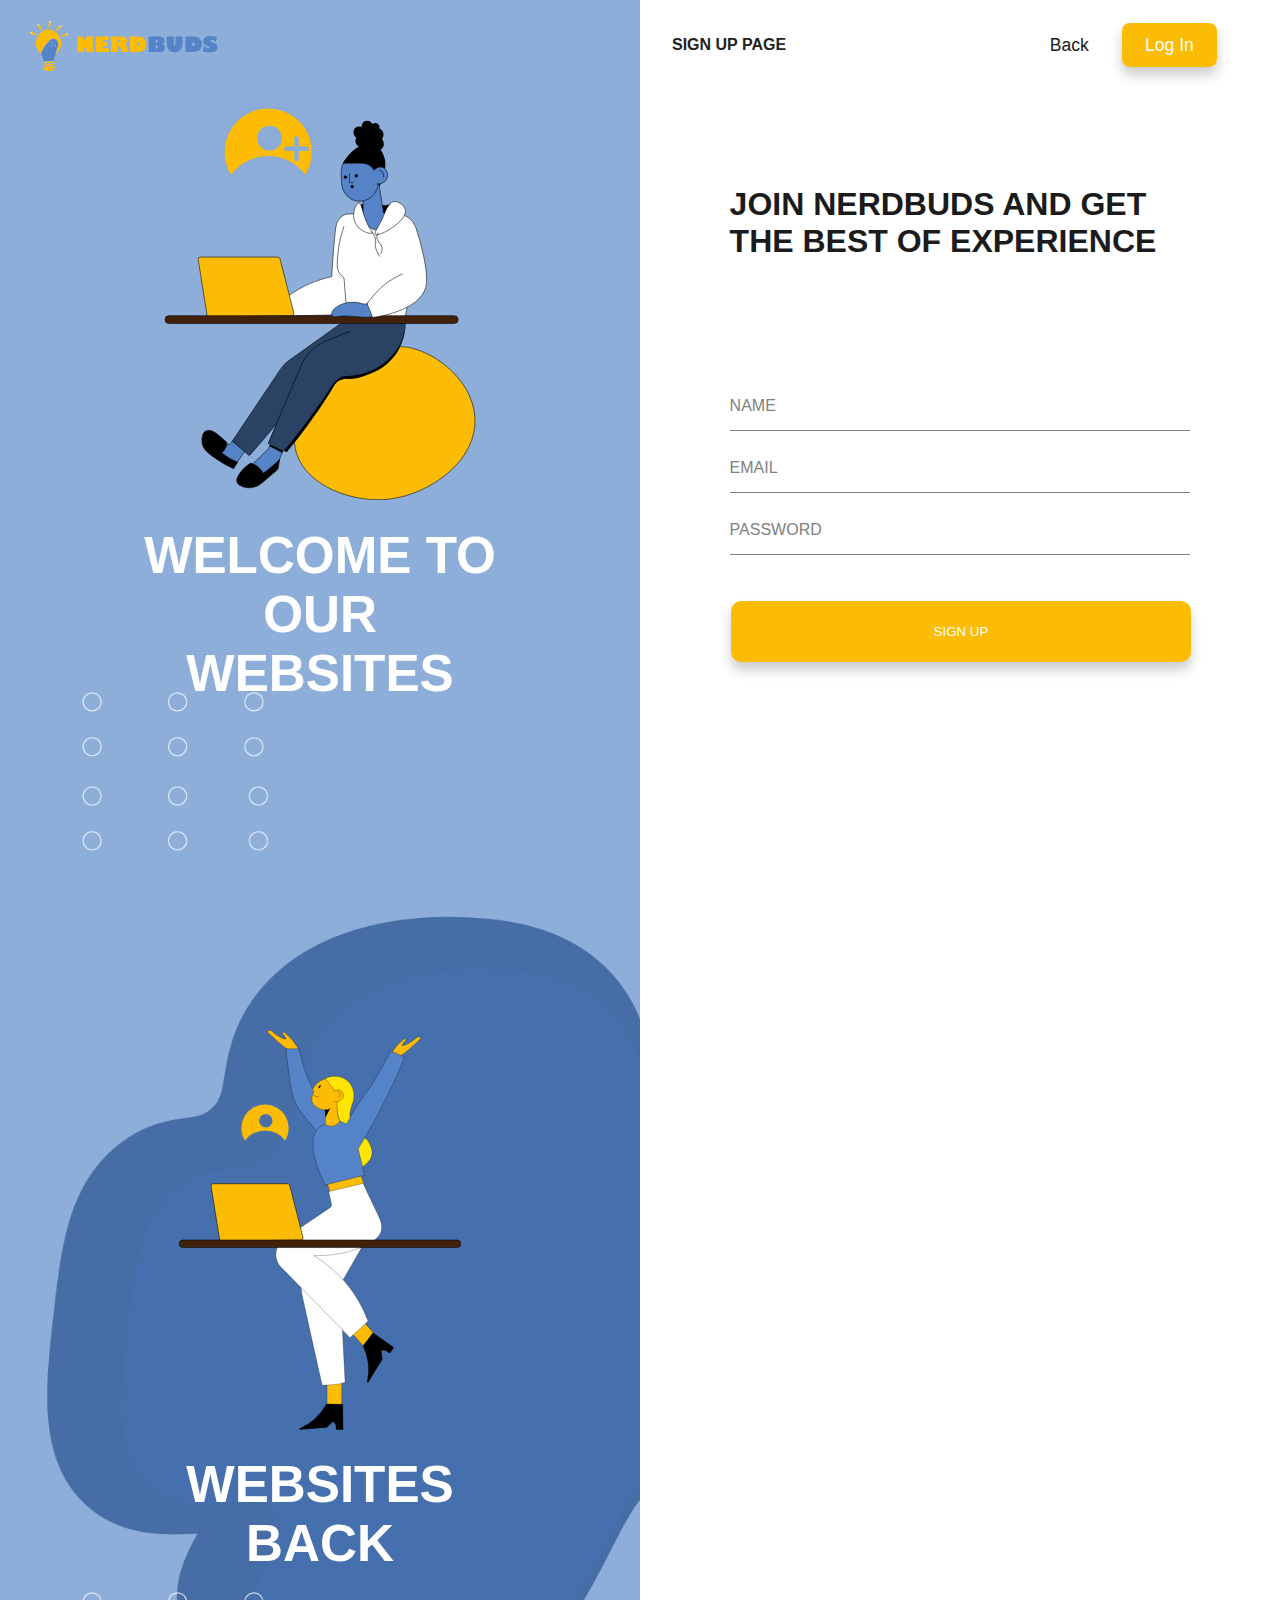
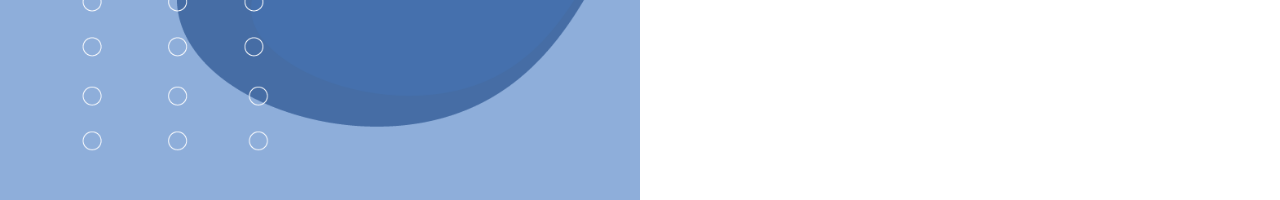
<file: view/signin.html>
<!DOCTYPE html>
<html lang="en">
<head>
    <meta charset="UTF-8">
    <meta http-equiv="X-UA-Compatible" content="IE=edge">
    <meta name="viewport" content="width=device-width, initial-scale=1.0">
    <title>Nerdbuds | sign in</title>
    <link rel="stylesheet" href="../style/style2.css">
    <link rel="shortcut icon" href="../image/Asset 1.png" type="image/x-icon">
</head>
<body>
    <div id="main">
        <div id="side_back">
            <div class="image">
                <a href="index.html">
                    <svg version="1.1" xmlns="http://www.w3.org/2000/svg" xmlns:xlink="http://www.w3.org/1999/xlink" x="0px" y="0px" width="250"
                         height="50" viewBox="0 0 489.5 129.1" style="enable-background:new 0 0 489.5 129.1;" xml:space="preserve">
                    <style type="text/css">
                        .st0{fill:#FDBC04;}
                        .st1{fill:#5484C7;}
                        .st2{fill:#FFFFFF;stroke:#FFFFFF;stroke-width:0.25;stroke-miterlimit:10;}
                        .st3{fill:none;stroke:#FFFFFF;stroke-width:0.25;stroke-miterlimit:10;}
                        .st4{fill:none;stroke:#FDBC04;stroke-width:5;stroke-linecap:round;stroke-miterlimit:10;}
                        .st5{fill:#FFFFFF;}
                        .st6{fill:none;}
                    </style>
                    <defs>
                    </defs>
                    <g>
                        <path class="st0" d="M61.3,107.5l-25.6,1.8c-0.8,0.1-1.5-0.6-1.6-1.4v0c-0.1-0.8,0.6-1.5,1.4-1.6l25.6-1.8c0.8-0.1,1.5,0.6,1.6,1.4
                            v0C62.8,106.7,62.1,107.4,61.3,107.5z"/>
                        <path class="st0" d="M61.5,113.3L35.8,115c-0.8,0.1-1.5-0.6-1.6-1.4l0,0c-0.1-0.8,0.6-1.5,1.4-1.6l25.6-1.8
                            c0.8-0.1,1.5,0.6,1.6,1.4l0,0C62.9,112.5,62.3,113.2,61.5,113.3z"/>
                        <path class="st0" d="M52.3,128.7l-5.7,0.4c-6.3,0.4-11.8-4.3-12.2-10.7v0c0-0.2,0.2-0.4,0.4-0.4l27.8-1.9c0.2,0,0.4,0.2,0.4,0.4v0
                            C63.4,122.7,58.6,128.2,52.3,128.7z"/>
                        <path class="st0" d="M44.9,21.9C25.8,23.3,13,44.3,15,62.2c1.1,9.8,6.4,17,10.9,21.5c0.3,0.3,0.5,0.5,0.8,0.8
                            c1.2-3.2,2.7-6.4,4.2-9.5c4.8-9.3,11.1-17.8,18.8-25.2c0.3-0.3,6.7-6,13.9-3.8c3.3,1,6.2,3.7,7.9,7.2c1.8,3.7,2.2,8,1.1,12.2l0,0.1
                            l0,0.1c-2.7,4.9-4.4,10.2-5.3,15.6c-0.2,1.3-0.3,2.5-0.4,3.8c0.8-1.2,1.8-2.3,2.8-3.4c4.7-4.8,9.7-12,10.4-21.5
                            C81.5,40.9,64.7,20.5,44.9,21.9z"/>
                        <path class="st1" d="M65.6,87c0.1-2,0.2-4,0.6-6c0.9-5.6,2.7-11,5.4-16c2-7.8-1.7-15.8-8.2-17.8c-6.6-2.1-12.7,3.4-12.8,3.5
                            C43,58,36.7,66.4,32,75.6c-1.7,3.2-3.1,6.6-4.4,10c3.4,4.1,5.5,9.1,6,14.4c0.1,1.2,0.2,2.4,0.4,3.6c9.4-0.6,18.7-1.1,28.1-1.7
                            l0-0.2C61.7,96.5,63,91.4,65.6,87z"/>
                        <g>
                            <circle class="st2" cx="56.2" cy="56" r="0.7"/>
                            <circle class="st2" cx="64.4" cy="63.1" r="0.7"/>
                            <path class="st3" d="M52.1,62c0.4,0.8,1,2,2.2,3.1c1.1,1.1,2.2,1.7,3,2"/>
                            <path class="st2" d="M53.3,64c-0.2,0.2-0.4,0.3-0.7,0.5c0.2,0.3,0.5,0.6,0.7,0.9c0.2-0.2,0.4-0.3,0.7-0.5"/>
                            <path class="st2" d="M54.2,64.9c-0.2,0.2-0.4,0.4-0.6,0.6c0.3,0.3,0.6,0.5,0.8,0.8c0.2-0.2,0.4-0.4,0.6-0.6"/>
                            <circle class="st3" cx="56.2" cy="56" r="3.5"/>
                            <circle class="st3" cx="64.4" cy="63.1" r="3.5"/>
                            <path class="st3" d="M58.6,58.4c0.1,0,1.3-0.2,2.1,0.7c0.1,0.1,0.9,0.9,0.7,2.1"/>
                        </g>
                        <g>
                            <g>
                                <g>
                                    <path class="st4" d="M49.4,14.5c0.4-4,0.8-8,1.2-12"/>
                                    <g>
                                        <g>
                                            <path class="st5" d="M52.3,2.8c0.1-0.9-0.6-1.8-1.5-1.9c-0.9-0.1-1.8,0.6-1.9,1.5c-0.1,0.9,0.6,1.8,1.5,1.9
                                                C51.3,4.4,52.2,3.7,52.3,2.8z"/>
                                            <path class="st0" d="M52.5,2.8c-0.1,1.1-1,1.8-2.1,1.7c-1.1-0.1-1.8-1-1.7-2.1c0.1-1.1,1-1.8,2.1-1.7
                                                C51.8,0.8,52.6,1.7,52.5,2.8C52.4,3.8,52.6,1.7,52.5,2.8z M49.1,2.4C49,3.3,49.6,4,50.4,4.1S52,3.5,52,2.7
                                                c0.1-0.8-0.5-1.5-1.3-1.6C49.9,1.1,49.2,1.6,49.1,2.4C49,3.3,49.2,1.6,49.1,2.4z"/>
                                        </g>
                                    </g>
                                </g>
                            </g>
                            <g>
                                <g>
                                    <path class="st4" d="M68.8,22.6c2.9-2.8,5.8-5.5,8.7-8.3"/>
                                    <g>
                                        <g>
                                            <path class="st5" d="M78.6,15.5c0.7-0.6,0.7-1.7,0.1-2.4c-0.6-0.7-1.7-0.7-2.4-0.1s-0.7,1.7-0.1,2.4
                                                C76.9,16.1,78,16.2,78.6,15.5z"/>
                                            <path class="st0" d="M78.8,15.7c-0.8,0.7-2,0.7-2.7-0.1c-0.7-0.8-0.7-2,0.1-2.7c0.8-0.7,2-0.7,2.7,0.1
                                                C79.6,13.7,79.6,15,78.8,15.7C78,16.4,79.6,15,78.8,15.7z M76.5,13.2c-0.6,0.6-0.6,1.5,0,2.1c0.6,0.6,1.5,0.6,2.1,0
                                                c0.6-0.6,0.6-1.5,0-2.1C78,12.7,77,12.7,76.5,13.2S77,12.7,76.5,13.2z"/>
                                        </g>
                                    </g>
                                </g>
                            </g>
                            <g>
                                <g>
                                    <path class="st4" d="M84,37.7c3.8-1.3,7.6-2.5,11.4-3.8"/>
                                    <g>
                                        <g>
                                            <path class="st5" d="M95.9,35.5c0.9-0.3,1.4-1.3,1.1-2.1c-0.3-0.9-1.3-1.4-2.1-1.1c-0.9,0.3-1.4,1.3-1.1,2.1
                                                C94,35.4,95,35.8,95.9,35.5z"/>
                                            <path class="st0" d="M95.9,35.8c-1,0.3-2.1-0.2-2.4-1.2c-0.3-1,0.2-2.1,1.2-2.4c1-0.3,2.1,0.2,2.4,1.2
                                                C97.5,34.3,96.9,35.4,95.9,35.8C94.9,36.1,96.9,35.4,95.9,35.8z M94.9,32.6c-0.8,0.3-1.2,1.1-0.9,1.9c0.3,0.8,1.1,1.2,1.9,0.9
                                                c0.8-0.3,1.2-1.1,0.9-1.9C96.5,32.7,95.6,32.3,94.9,32.6C94.1,32.8,95.6,32.3,94.9,32.6z"/>
                                        </g>
                                    </g>
                                </g>
                            </g>
                            <g>
                                <g>
                                    <path class="st4" d="M27.1,20.4c-2.1-3.4-4.2-6.8-6.3-10.3"/>
                                    <g>
                                        <g>
                                            <path class="st5" d="M22.3,9.3c-0.5-0.8-1.5-1-2.3-0.6c-0.8,0.5-1,1.5-0.6,2.3c0.5,0.8,1.5,1,2.3,0.6
                                                C22.6,11.1,22.8,10.1,22.3,9.3z"/>
                                            <path class="st0" d="M22.5,9.2c0.6,0.9,0.3,2.1-0.6,2.6s-2.1,0.3-2.6-0.6c-0.6-0.9-0.3-2.1,0.6-2.6C20.8,8,22,8.3,22.5,9.2
                                                C23.1,10.1,22,8.3,22.5,9.2z M19.6,10.9c0.4,0.7,1.3,0.9,2,0.5c0.7-0.4,0.9-1.3,0.5-2c-0.4-0.7-1.3-0.9-2-0.5
                                                C19.4,9.3,19.2,10.2,19.6,10.9C20,11.6,19.2,10.2,19.6,10.9z"/>
                                        </g>
                                    </g>
                                </g>
                            </g>
                            <g>
                                <g>
                                    <path class="st4" d="M13.6,34.8c-3.7-1.5-7.4-3.1-11.1-4.6"/>
                                    <g>
                                        <g>
                                            <path class="st5" d="M3.2,28.7c-0.9-0.4-1.9,0-2.2,0.9s0,1.9,0.9,2.2c0.9,0.4,1.9,0,2.2-0.9C4.5,30,4.1,29,3.2,28.7z"/>
                                            <path class="st0" d="M3.3,28.4c1,0.4,1.4,1.5,1,2.5c-0.4,1-1.5,1.4-2.5,1c-1-0.4-1.4-1.5-1-2.5C1.2,28.5,2.4,28,3.3,28.4
                                                C4.3,28.9,2.4,28,3.3,28.4z M2,31.6c0.7,0.3,1.6,0,1.9-0.8c0.3-0.7,0-1.6-0.8-1.9c-0.7-0.3-1.6,0-1.9,0.8
                                                C0.9,30.4,1.3,31.3,2,31.6C2.8,31.9,1.3,31.3,2,31.6z"/>
                                        </g>
                                    </g>
                                </g>
                            </g>
                        </g>
                        <rect x="99.1" y="70.9" class="st6" width="8.4" height="7.4"/>
                    </g>
                    <g>
                        <path class="st0" d="M161.7,80.6h-13.6l-8.7-12.8v12.5h-17.9V39.7h12.8l9.5,13.7V39.7h18V80.6z"/>
                        <path class="st0" d="M203.3,70.1v10.2h-33.7V39.7h33.7v10.2h-15.7v5h11v10.2h-11v5H203.3z"/>
                        <path class="st0" d="M208.8,39.7h26.5c4.6,0,8.2,1.2,10.8,3.5c2.6,2.3,3.9,5.2,3.9,8.7c0,3.8-1.5,6.8-4.6,9c4.4,5,7,11.5,7.8,19.4
                            h-18.6c-0.3-5.1-1.1-8.9-2.3-11.4c-1.2-2.4-3.1-3.7-5.6-3.7v15h-17.9V39.7z M226.7,48.1v7.8h0.5c3.2,0,4.8-1.3,4.8-3.8
                            c0-1.1-0.3-2-1-2.8c-0.7-0.8-1.7-1.2-3.3-1.2H226.7z"/>
                        <path class="st0" d="M257.6,39.7h20c7.2,0,12.8,2,16.7,6c3.9,4,5.9,8.8,5.9,14.4c0,3.6-0.9,7-2.7,10.1c-1.8,3.2-4.4,5.7-7.8,7.4
                            c-3.4,1.8-7.6,2.6-12.5,2.6h-19.5V39.7z M275.6,55.2v9.5h0.5c2.2,0,3.7-0.4,4.7-1.1c1-0.8,1.4-2,1.4-3.7c0-3.1-1.8-4.7-5.5-4.7
                            H275.6z"/>
                        <path class="st1" d="M305.7,39.7h25.4c5.2,0,9.1,1,11.8,3c2.6,2,4,4.8,4,8.3c0,3.8-1.8,6.7-5.3,8.7c2.1,1.1,3.7,2.4,4.8,3.8
                            c1.1,1.5,1.6,3.3,1.6,5.5c0,3.4-1.2,6.1-3.7,8.2c-2.4,2-5.9,3.1-10.2,3.1h-28.3V39.7z M323.7,47.9v7.9h0.5c1.9,0,3.3-0.3,4.1-0.9
                            c0.8-0.6,1.2-1.6,1.2-3.1c0-2.6-1.6-3.9-4.7-3.9H323.7z M323.7,62.6v8.8h0.6c2.1,0,3.5-0.3,4.4-0.9c0.9-0.6,1.3-1.7,1.3-3.3
                            c0-3-1.7-4.6-5-4.6H323.7z"/>
                        <path class="st1" d="M393.2,39.7v18.4c0,8-2.1,13.8-6.2,17.4c-4.1,3.6-8.8,5.4-14.1,5.4c-3.8,0-7.4-1-10.9-3
                            c-3.4-2-5.8-4.6-7.2-7.9c-1.4-3.3-2.1-7.5-2.1-12.8V39.7h18v18.8c0,2,0.2,3.3,0.5,3.8c0.4,0.5,0.9,0.8,1.6,0.8c1,0,1.6-0.5,1.9-1.4
                            c0.3-1,0.4-2.6,0.4-4.9V39.7H393.2z"/>
                        <path class="st1" d="M400.6,39.7h20c7.2,0,12.8,2,16.7,6c3.9,4,5.9,8.8,5.9,14.4c0,3.6-0.9,7-2.7,10.1c-1.8,3.2-4.4,5.7-7.8,7.4
                            c-3.4,1.8-7.6,2.6-12.5,2.6h-19.5V39.7z M418.5,55.2v9.5h0.5c2.2,0,3.7-0.4,4.7-1.1c1-0.8,1.4-2,1.4-3.7c0-3.1-1.8-4.7-5.5-4.7
                            H418.5z"/>
                        <path class="st1" d="M482.7,41.8l-4.5,12.8c-2.9-4-6.3-5.9-10.1-5.9c-2.1,0-3.2,0.8-3.2,2.4c0,0.5,0.3,1,1,1.5
                            c0.7,0.5,2.4,1.3,5.2,2.4c3.1,1.2,5.5,2.3,7.2,3.3c1.7,1,2.9,2.3,3.8,3.8c0.8,1.6,1.2,3.4,1.2,5.5c0,4.3-1.6,7.7-4.9,9.9
                            c-3.3,2.3-8.1,3.4-14.5,3.4c-7.2,0-13.4-1-18.6-3.1l4.4-13.6c1.3,2,2.9,3.6,4.7,4.7c1.9,1.2,3.7,1.8,5.4,1.8c0.9,0,1.6-0.2,2.1-0.7
                            c0.6-0.4,0.9-1,0.9-1.6c0-0.6-0.3-1.2-0.8-1.7c-0.6-0.5-2-1.3-4.4-2.3c-2.2-0.9-4-1.7-5.4-2.5c-1.4-0.8-2.7-2-3.7-3.5
                            c-1-1.5-1.6-3.4-1.6-5.8c0-4.5,1.6-7.9,4.9-10.2c3.3-2.3,8.1-3.4,14.5-3.4C472.3,39.1,477.8,40,482.7,41.8z"/>
                        <rect x="300.5" y="27.3" class="st6" width="188.9" height="75.2"/>
                    </g>
                    </svg>
                    
                </a>
            </div>
            <div id="backgr" class="backgr">
                <div id="main_img">
                    <img src="../svg/SVG/signinimg.svg" alt="" height="400" width="400">
                    <div id="text">
                        <h1>
                            welcome to our websites
                        </h1>
                    </div>
                </div>

            </div>
            <div id="backgr2" class="backgr2">
                <div id="main_img2">
                    <img src="../svg/SVG/inpage.svg" alt="" height="400" width="400">
                    <div id="text">
                        <h1>
                            websites back
                        </h1>
                    </div>
                </div>
            </div>
        </div>
        <div id="main_ct">
            <div id="tp_tit">
                <h2 class="name_pt">
                    sign up page
                </h2>
                <div id="link">
                    <li>
                        <a href="#">back </a>
                        <span></span>
                    </li>
                    <li>
                        <a class="btu_a" onclick="sign()" style="cursor: pointer;">
                            log in
                        </a>
                        <span></span>
                    </li>
                </div>
            </div>
            <div id="sign_fr" class="sign_fr">
                <form action="#" method="post">
                    <div id="tit_fr">
                        <h1>
                            join nerdbuds and get the best of experience
                        </h1>
                    </div>
                    <div id="main_input_pt">
                        <div id="input1">
                            <label for="name">name</label>
                            <input type="text" name="name" id="name">
                            <span></span>
                        </div>
                        <div id="input2">
                            <label for="email">email</label>
                            <input type="text" name="email" id="email">
                            <span></span>
                        </div>
                        <div id="input3">
                            <label for="password">password</label>
                            <input type="password" name="password" id="password">
                            <span></span>
                        </div>
                        <button>
                            <a>
                                sign up
                            </a>
                            <span>

                            </span>
                        </button>
                    </div>
                </form>
            </div>
            <div id="sign_fr2" class="sign_fr2">
                <form action="#" method="post">
                    <div id="tit_fr">
                        <h1>
                            welcome back to nerdbuds
                        </h1>
                    </div>
                    <div id="main_input_pt">
                        <div id="input1">
                            <label for="name">name</label>
                            <input type="text" name="name" id="name">
                            <span></span>
                        </div>
                        <div id="input2">
                            <label for="password">password</label>
                            <input type="password" name="password" id="password">
                            <span></span>
                        </div>
                        <button>
                            <a>
                                log in  
                            </a>
                            <span>

                            </span>
                        </button>
                    </div>
                </form>
            </div>
        </div>
    </div>
    <script>
        var signfr = document.querySelector(".sign_fr");
        var signfr2 = document.querySelector(".sign_fr2");
        var backgr1 = document.querySelector(".backgr");
        var backgr2 = document.querySelector(".backgr2")
         
        var ischng = true;
        function sign(){
            signfr.classList.toggle("new_sign_fr");
            signfr2.classList.toggle("new_sign_fr2");
            backgr1.classList.toggle("newbackgr");
            backgr2.classList.toggle("newbackgr2")

            if(ischng){
                document.querySelector(".name_pt").textContent = "log in page";
                document.querySelector(".btu_a").textContent = "sign in";
                ischng = false;
            } else {
                document.querySelector(".name_pt").textContent = "sign up page";
                document.querySelector(".btu_a").textContent = "log in";
                ischng = true;
            }


        }
    </script>
</body>
</file>
<file: style/style.css>
*{
    margin: 0;
    padding: 0;
    font-family: 'Gill Sans', 'Gill Sans MT', Calibri, 'Trebuchet MS', sans-serif;
    scroll-behavior: smooth;
    transition: 500ms;
}

body{
    overflow-x: hidden;
    /* background-color: #6796d89d; */
}

/* header and nav 
================================================ */

header{
    display: flex;
    width: 100%;
    height: 10vh;
    position: fixed;
    justify-content: center;
    align-items: center;
    z-index: 6;
}

.backimage{
    width: 100%;
    height: 100vh;
    background-color: rgba(41, 41, 41, 0.319);
    backdrop-filter: blur(5px);
    visibility: hidden;
    position: fixed;
    z-index: 2;
}

.newbackimage{
    visibility: visible;
}

.nav_image_main{
    display: flex;
    justify-content: space-between;
    align-items: center;
    width: 100%;
    height: 5vh;
    transition: 500ms;
    position: absolute;
}

.nav_image_main #main_nav{
    display: flex;
    justify-content: space-around;
    align-items: center;
    width: 40%;
}

.nav_image_main #main_nav li{
    list-style: none;
    text-transform: capitalize;
}

.nav_image_main #main_nav li:nth-last-child(1){
    background-color: #FDBC04;
    color: #5484C7;
    padding: 3%;
    padding-right: 4%;
    padding-left: 4%;
    border-radius: 8px;
    box-shadow: 0 0 12px rgba(0, 0, 0, 0.158);
    position: relative;
    overflow: hidden;
    transform: scale(1) translate(1px);
    transition: 500ms;
    display: flex;
}

.nav_image_main #main_nav a{
    text-decoration: none;
    color: white;
}

.nav_image_main #main_nav li:nth-last-child(1) span{
    width: 100%;
    height: 100%;
    background-color: #e7aa00;
    clip-path: circle(0);
    clip-rule: left;
    position:absolute;
    transition: 500ms;
    transform: scale(1) translate(1px); 
    transition: 500ms;
    top: 0;
    left: 0;
    bottom: 0;
    right: 0;
}

.nav_image_main #main_nav li:nth-last-child(1):hover span{
    clip-path: circle(100vh);
}

.nav_image_main #main_nav li:nth-last-child(1):hover{
    transform: scale(1.1); 
}

.nav_image_main #main_nav li:nth-last-child(1) a{
    position: relative;
    z-index: 2;
}

.new_nav{
    background-color: white;
    margin: 2%;
    width: 80%;
    height: 10vh;
    padding-right: 5%;
    padding-left: 5%;
    border-radius: 100px;
    box-shadow:0 8px 12px rgba(0, 0, 0, 0.13);
    margin-top: 5%;
    z-index: 3;
}

.new_nav #main_nav a{
    color: rgb(63, 63, 63);
}

.new_nav #main_nav li:nth-last-child(1) a{
  color: white;
}

/* the main path */
/* ===================================================== */

#main{
    background-image: url("../svg/1x/Asset\ 11-8.png");
    width: 100%;
    height: 100vh;
    background-repeat: no-repeat;
    background-size: cover;
    /* background-attachment: fixed; */
    /* background-color: black; */
}

#main #contain{
    display: flex;
    justify-content: space-around;
    align-items: center;
    height: 100%;
    color: white;
}

#main #contain #main_text{
    width: 30%;
}

#main #contain #main_text #text{
    font-size: 2em;
    text-transform: uppercase;
}

#main #contain #main_text #main_path div{
    background-color: #FDBC04;
    color: white;
    padding: 4%;
    padding-right: 4%;
    padding-left: 4%;
    border-radius: 10px;
    width: 30%;
    box-shadow: 0 0 12px rgba(41, 41, 41, 0.158);
    display: flex;
    align-items: center;
    justify-content: center;
    transform-origin: top;
    transform: scale(1) translate(1px); 
    transition: 500ms;
    overflow: hidden;
    position: relative;
}

#main #contain #main_text #main_path div span{
    width: 100%;
    height: 100%;
    background-color: #1f477e;
    clip-path: circle(0);
    clip-rule: left;
    position:absolute;
    transition: 500ms;
}

#main #contain #main_text #main_path div:hover span{
    clip-path: circle(100%);
}

#main #contain #main_text #main_path div:hover{
    transform: scale(1.1); 
}

#main #contain #main_text #main_path div a{
    text-decoration: none;
    color: white;
    z-index: 2;
}

#main2 {
    width: 100%;
    height: 120vh;
    display: flex;
    flex-direction: column;
    align-items: center;
    justify-content: center;
}

#main2 #inside #writeup{
    color: rgb(100, 100, 100);
    width: 100%;
    justify-content: center;
    align-items: center;
    text-align: center;
    margin-bottom: 2%;
}

#main2 #inside #writeup #text_name{
    text-transform: uppercase;
}

#main2 #inside #writeup #mainwriting{
    width: 50%;
    margin: 0 auto;
}

#main2 #inside #image_ct{
    display: flex;
    justify-content: space-around;
    width: 100%;
    margin-top: 4%;
}

#main2 #inside #image_ct #card{
    width: 18%;
    height: 30%;
    box-shadow: 0 0 5px rgba(128, 128, 128, 0.253);
    padding: 2%;
    border-radius: 5px;
    text-align: center;
    position: relative;
    overflow: hidden;
    transform: scale(1) translate(1px);
    transform-origin: center;
    transition: 500ms;
}

#main2 #inside #image_ct #card span{
    width: 100%;
    height: 100%;
    background-color: #5484c7b7;
    position: absolute;
    z-index: -1;
    clip-path: circle(0);
    left: 0;
    top: 0;
    transition: 500ms;
}

#main2 #inside #image_ct #card:hover{
    box-shadow: 0 0 10px rgba(128, 128, 128, 0.253);
    transform: scale(1.1) translate(1px);
}

#main2 #inside #image_ct #card:hover span{
    clip-path: circle(100%);
}

#main2 #inside #image_ct #card:hover #cardName{
    color: white;
}

#main2 #inside #image_ct #card:hover #btu a{
    color: white;
}


#main2 #inside #image_ct #card #cardName{
    color: rgb(100, 100, 100);
}

#main2 #tools{
    display: flex;
    justify-content: center;
    align-items: center;
    margin: 2%;
    margin-top: 5%;
}

#main2 #tools #inside_t{
    display: flex;
    justify-content: space-around;
    align-items: center;
    width: 80%;
}


#main2 #tools #inside_t img{
    opacity: .5;
    transition: 500ms;
    transform: scale(1) translate(1px);
    transform-origin: center;
}

#main2 #tools #inside_t img:hover{
    opacity: 1;
    transform: scale(1.1) translate(1px);
}


#main2 #inside #image_ct #card #cardName h2{
    color: rgb(46, 46, 46);
    text-transform: uppercase;
}

#main2 #inside #image_ct #card #btu a{
    text-decoration: none;
    color: #5484C7;
    margin-top: 3%;
}

#main3 #center{
    display: flex;
    justify-content: space-around;
    align-items: center;
    height: 100vh;
}

#main3 #center #main_area{
    width: 30%;
    color: rgb(54, 54, 54);
}

#main3 #center #main_area #topic{
    color: #5484C7;
    margin-bottom: 2%;
    text-transform: uppercase;
}

#main3 #center #main_area #meaning h2{
    font-size: 2em;
    text-transform: uppercase;
    margin-bottom: 4%;
}

#main3 #div{
    background-color: #FDBC04;
    color: white;
    padding: 4%;
    padding-right: 4%;
    padding-left: 4%;
    border-radius: 10px;
    width: 30%;
    box-shadow: 0 0 12px rgba(41, 41, 41, 0.158);
    display: flex;
    align-items: center;
    justify-content: center;
    transform-origin: top;
    transform: scale(1) translate(1px); 
    transition: 500ms;
    overflow: hidden;
    position: relative;
}

#main3 #div span{
    width: 100%;
    height: 100%;
    background-color: #1f477e;
    clip-path: circle(0);
    clip-rule: left;
    position:absolute;
    transition: 500ms;
}

#main3 #div:hover span{
    clip-path: circle(100%);
}

#main3 #div:hover{
    transform: scale(1.1); 
}

#main3 #div a{
    text-decoration: none;
    color: white;
    z-index: 2;
}

#main4{
    display: flex;
    justify-content: space-around;
    align-items: center;
    width: 100%;
    height: 100vh;
}

#main4 #inside2{
    width: 30%;
    color: rgb(54, 54, 54);
}

#main4 #inside2 #main_side h3{
    text-transform: uppercase;
    color: #5484C7;
    margin-bottom: 4%;
}

#main4 #inside2 #mean h2{
    text-transform: uppercase;
    font-size: 2em;
    margin-bottom: 4%;
}

#main4 #div{
    background-color: #FDBC04;
    color: white;
    padding: 4%;
    padding-right: 4%;
    padding-left: 4%;
    border-radius: 10px;
    width: 30%;
    box-shadow: 0 0 12px rgba(41, 41, 41, 0.158);
    display: flex;
    align-items: center;
    justify-content: center;
    transform-origin: top;
    transform: scale(1) translate(1px); 
    transition: 500ms;
    overflow: hidden;
    position: relative;
}

#main4 #div span{
    width: 100%;
    height: 100%;
    background-color: #1f477e;
    clip-path: circle(0);
    clip-rule: left;
    position:absolute;
    transition: 500ms;
}

#main4 #div:hover span{
    clip-path: circle(100%);
}

#main4 #div:hover{
    transform: scale(1.1); 
}

#main4 #div a{
    text-decoration: none;
    color: white;
    z-index: 2;
}

#main5{
    width: 100%;
    height: 100vh;
    background-image: url("../svg/1x/backgr2-8.png");
    background-size: cover;
    background-attachment: fixed;
    background-repeat: no-repeat;
}

#main5 #inside{
    display: flex;
    justify-content: space-around;
    align-items: center;
    height: 100vh;
}

#main5 #inside #inside3{
    width: 30%;
    color: white;
}

#main5 #inside #inside3 #main_sides{
    color: #5484C7;
    margin-bottom: 2%;
    text-transform: uppercase;
}

#main5 #inside #inside3 #means h2{
    font-size: 2em;
    text-transform: uppercase;
    margin-bottom: 4%;
}

#main5 #div{
    background-color: #FDBC04;
    color: white;
    padding: 4%;
    padding-right: 4%;
    padding-left: 4%;
    border-radius: 10px;
    width: 30%;
    box-shadow: 0 0 12px rgba(41, 41, 41, 0.158);
    display: flex;
    align-items: center;
    justify-content: center;
    transform-origin: top;
    transform: scale(1) translate(1px); 
    transition: 500ms;
    overflow: hidden;
    position: relative;
}

#main5 #div span{
    width: 100%;
    height: 100%;
    background-color: #1f477e;
    clip-path: circle(0);
    clip-rule: left;
    position:absolute;
    transition: 500ms;
}

#main5 #div:hover span{
    clip-path: circle(100%);
}

#main5 #div:hover{
    transform: scale(1.1); 
}

#main5 #div a{
    text-decoration: none;
    color: white;
    z-index: 2;
}

#main6{
    width: 100%;
    height: 50vh;
    display: flex;
    justify-content: center;
    align-items: center;
    flex-direction: column;
    text-align: center;
    /* background-image: url("../svg/SVG/backgr\ dp2.svg"); */
    background-repeat: no-repeat;
    background-size: cover;
}

#main6 #tit{
    margin-top: 4%;
    text-align: center;
    width: 40%;
    margin-bottom: 4%;
}

#main6 #tit h1{
    font-size: 2em;
    text-transform: uppercase;
    color: #5484C7;
}

#main6 #wrk{
    width: 50%;
    display: flex;
    justify-content: space-around;
    align-items: center;
    margin: 0 auto;
}

#main6 #wrk #image_svg2{
    margin-right: 10%;
}

#main6 #wrk img{
    opacity: .6;
    transform-origin: center;
    transform: scale(1) translate(1px);
    transition: 500ms;
}

#main6 #wrk img:hover{
    opacity: 1;
    transform: scale(1.1);
}

#main7{
    width: 100%;
    height: 100vh;
    display: flex;
    align-items: center;
    justify-content: center;
}

#main7 #from{
    display: flex;
    justify-content: space-around;
    align-items: center;
}

#main7 #from #text{
    width: 30%;
    color: rgb(41, 41, 41);
}

#main7 #from #text #tit_text h3{
    color: #5484C7;
    text-transform: uppercase;
    margin-bottom: 4%;
}

#main7 #from #text #more h1{
    text-transform: uppercase;
    font-size: 2em;
    margin-bottom: 4%;
}

#main7 #from form{
    box-shadow:0 0 12px rgba(0, 0, 0, 0.158);
    border-radius: 5%;
    width: 20%;
    height: 70vh;
    padding: 4%;
    display: flex;
    flex-direction: column;
    justify-content: space-around;
}

#main7 #from form #tit_fr{
    color: #5484C7;
    text-transform: uppercase;
    font-size: 1em;
    margin-bottom: 5%;
}

#main7 #from form #input1{
    width: 100%;
    display: flex;
    position: relative;
    /* overflow: hidden; */
    flex-direction: column;
    /* height: 20vh; */
    margin-bottom: 10%;
}
 
#main7 #from form #input1 input{
    width: 100%;
    text-transform: capitalize;
    border: none;
    outline: none;
}

.name{
    position: absolute;
    bottom: 50%;
    color: gray;
    text-transform: capitalize;
    transition: 500ms;
}

.newname{
    bottom: 100%;
    transform: scale(.6);
    color: #5484C7;
}

 
.namespan{
    width: 100%;
    height: 1px;
    background-color: gray;
}

.newnamespan{
    background-color: #5484C7; 
    height: 2px;
}
/* input 2 */
#main7 #from form #input2{
    width: 100%;
    display: flex;
    position: relative;
    /* overflow: hidden; */
    flex-direction: column;
    /* height: 20vh; */
    margin-bottom: 10%;
}
 
#main7 #from form #input2 input{
    width: 100%;
    outline: none;
    border: none;
}

.send{
    position: absolute;
    bottom: 50%;
    color: gray;
    text-transform: capitalize;
}

.newsend{
    bottom: 100%;
    transform: scale(.6);
    color: #5484C7;
}
 
.emailspan{
    width: 100%;
    height: 1px;
    background-color: gray;
}

.newemailspan{
    background-color: #5484C7; 
    height: 2px;  
}

/* input3 */

#main7 #from form #input3{
    width: 100%;
    display: flex;
    position: relative;
    /* overflow: hidden; */
    flex-direction: column;
    /* height: 20vh; */
    margin-bottom: 10%;
}
 
#main7 #from form #input3 textarea{
    width: 100%;
    border: none;
    resize: none;
    outline: none;
}

.message{
    position: absolute;
    bottom: 80%;
    color: gray;
    text-transform: capitalize;
}

.newmessage{
    bottom: 100%;
    transform: scale(.6);
    color: #5484C7;
}
 
.messagespan{
    width: 100%;
    height: 1px;
    background-color: gray;
}

.newmessagespan{
    background-color: #5484C7; 
    height: 2px; 
}

#main7 form button{
    background-color: #FDBC04;
    color: white;
    padding: 5%;
    padding-right: 10%;
    padding-left: 10%;
    border-radius: 10px;
    width: 60%;
    box-shadow: 0 8px 12px rgba(26, 26, 26, 0.219);
    display: flex;
    align-items: center;
    justify-content: center;
    transform-origin: top;
    transform: scale(1) translate(1px); 
    transition: 500ms;
    overflow: hidden;
    position: relative;
    margin-top: 5%;
    border: none;
}

#main7 form button a{
    text-decoration: none;
    color: white;
    z-index: 2;
    text-transform: uppercase;
}

#main7 form button span{
    width: 100%;
    height: 100%;
    background-color: #1f477e;
    clip-path: circle(0);
    clip-rule: left;
    position:absolute;
    transition: 500ms;
}

#main7 form button:hover span{
    clip-path: circle(100%);
}

#main7 form button:hover{
    transform: scale(1.1); 
}

#main7 #deta{
    display: flex;
    flex-direction: column;
    margin-top: 5%;
}

#main7 #deta li{
    list-style: none;
    display: flex;
    margin-bottom: 2%;
    align-items: center;
}

#main7 #deta li img{
    margin-right: 5%;
}

#main8{
    width: 100%;
    height: 50vh;
    background-image: url("../svg/1x/endbackgr.png");
    background-repeat: no-repeat;
    background-size: cover;
    margin-top: 10%;
    position: relative ;
    display: flex;
    /* justify-content: space-around; */
    align-items: center;
}

#main8 #img_svg{
    position: absolute;
    top: -100px;
    right: 5%;
    opacity: .9;
}

#main8 #main_texting{
    margin-left: 10%;
    width: 30%;
}

#main8 #main_texting h2{
    color: white;
    font-size: 2.2em;
    margin-bottom: 5%;
    text-transform: uppercase;
}

#main8 #main_texting #send{
    background-color: #FDBC04;
    color: white;
    padding: 5%;
    padding-right: 10%;
    padding-left: 10%;
    border-radius: 10px;
    width: 60%;
    box-shadow: 0 8px 12px rgba(26, 26, 26, 0.219);
    display: flex;
    align-items: center;
    justify-content: center;
    transform-origin: top;
    transform: scale(1) translate(1px); 
    transition: 500ms;
    overflow: hidden;
    position: relative;
    margin-top: 5%;
    border: none;
}

#main8 #main_texting #send a{
    text-decoration: none;
    color: white;
    z-index: 2;
    text-transform: uppercase;
}

#main8 #main_texting #send span{
    width: 100%;
    height: 100%;
    background-color: #1f477e;
    clip-path: circle(0);
    clip-rule: left;
    position:absolute;
    transition: 500ms;
}

#main8 #main_texting #send:hover span{
    clip-path: circle(100%);
}

#main8 #main_texting #send:hover{
    transform: scale(1.1); 
}

footer{
    background-color: #5484C7;
    background-image: none;
    height: 60vh;
}

footer #main_text{
    display: flex;
    justify-content: space-around;
    /* margin-top: 10%; */
    margin-right: 5%;
    margin-left: 5%;
    /* justify-content: cente; */
    height: 70%;
}

footer #main_text #abt{
    width: 30%;
    /* height: 50%; */
    color: white;
    display: flex;
    flex-direction: column;
    justify-content: space-around;
    margin-top: 5%;
}

footer #main_text #abt #tit{
    text-transform: uppercase;
    font-size: 1.1em;
    margin-bottom: 2%;
}

footer #main_text #abt #abt_btu{
    background-color: #FDBC04;
    color: white;
    padding: 4%;
    padding-right: 8%;
    padding-left: 8%;
    border-radius: 10px;
    width: 30%;
    box-shadow: 0 8px 12px rgba(26, 26, 26, 0.219);
    display: flex;
    align-items: center;
    justify-content: center;
    transform-origin: top;
    transform: scale(1) translate(1px); 
    transition: 500ms;
    overflow: hidden;
    position: relative;
    margin-top: 5%;
    border: none;
}

footer #main_text #abt #abt_btu a{
    text-decoration: none;
    color: white;
    z-index: 2;
    text-transform: uppercase;
}

footer #main_text #abt #abt_btu span{
    width: 100%;
    height: 100%;
    background-color: #1f477e;
    clip-path: circle(0);
    clip-rule: left;
    position:absolute;
    transition: 500ms;
}

footer #main_text #abt #abt_btu:hover span{
    clip-path: circle(100%);
}

footer #main_text #abt #abt_btu:hover{
    transform: scale(1.1); 
}

footer #main_text #nav{
    width: 20%;
    color: white;
    display: flex;
    flex-direction: column;
    justify-content: space-around;
    align-items: flex-start;
    margin-top: 5%;
    /* height: 50%; */
}

footer #main_text #nav #tit2{
    text-transform: uppercase;
}

footer #main_text #nav #main_nav li{
    list-style: none;
    margin-bottom: 2%;
}

footer #main_text #nav #main_nav li a {
    text-decoration: none;
    color: white;
    text-transform: capitalize;
}

footer #main_text #contact{
    width: 20%;
    /* height: 50%; */
    color: white;
    display: flex;
    flex-direction: column;
    justify-content: space-around;
    margin-top: 5%;
}

footer #main_text #contact #tit3{
    text-transform: uppercase;
    font-size: 1.2em; 

}

footer #main_text #contact #main_cnt li{
    list-style: none;
    margin-bottom: 2%;

}

footer #main_text #contact #main_cnt li a{
    text-decoration: none;
    color: white;
    text-transform: capitalize;
    display: flex;
    flex-direction: row;
    align-items: center;
}

footer #main_text #contact #main_cnt li a img{
    margin-right: 2%;
}

#menu{
    width: 30px;
    /* background-color: #1f477e; */
    height: 70%;
    justify-content: space-evenly;
    display: flex;
    flex-direction: column;
    margin-right: 10%;
}

.new_nav #menu{
    height: 40%;
}

.menu div{
    width: 100%;
    background-color: white;
    height: 2px;
}

.new_nav #menu div{
    background-color: rgb(41, 41, 41);
}

@media (min-width: 1000px){
    #menu{
        display: none;
    }
}

@media (max-width: 1200px){
    #main #contain #image img{
        width: 400px;
        height: 400px;
    }

    .nav_image_main #main_nav{
        width: 50%;
    }

    #main7 #from form{
        width: 30%;
        height: 70vh;
    }

    footer #main_text #abt #abt_btu a{
        font-size: .8em;
    }

    footer #main_text #contact #main_cnt li{
        list-style: none;
        margin-bottom: 5%;
    
    }

    footer #main_text #nav #main_nav li{
        list-style: none;
        margin-bottom: 10%;
    }

    #main #contain #main_text #text{
        font-size: 1.5em;
        text-transform: uppercase;
    }

    #main #contain #main_text{
        width: 40%;
        height: 50%;
        display: flex;
        flex-direction: column;
        justify-content: space-evenly;
    }
}

@media (max-width: 1000px){
    .main_nav{
        position: fixed;
        top: 15%;
        right: 10%;
        height: 60vh;
        width: 40%;
        padding: 5%;
        background-color: white;
        display: flex;
        flex-direction: column;
        border-radius: 10px;
        box-shadow: 0 8px 12px rgba(26, 26, 26, 0.219);
        clip-path: circle(0);
        transform: scale(0) translate(1px);
        transition: 500ms;
        /* animation: navbar 500ms ease-in backwards; */
    }

    .newmainNav{
        clip-path: circle(100%);
        transform: scale(1) translate(1px);
    }

    .nav_image_main #main_nav a{
        text-decoration: none;
        color: rgb(41, 41, 41);
    }

    .nav_image_main #main_nav li:nth-last-child(1){
        background-color: #FDBC04;
        padding: 5%;
        padding-right: 30%;
        padding-left: 30%;
        border-radius: 8px;
    }

    .nav_image_main #main_nav li:nth-last-child(1) a{
        color: white;
        text-transform: uppercase;
    }

    .nav_image_main #main_nav li:nth-last-child(1) span{
        background-color: #1f477e;
    }
    
    #main3 #center #image_center img{
        width: 350px;
        height: 350px;
    }

    #main3 #center #main_area{
        width: 50%;
    }

    #main4 #inside2 {
        width: 50%;
    }

    #main4 #main_image_area img{
        width: 350px;
        height: 350px;
    } 

    #main5 #inside #inside3{
        width: 50%;
    }

    #main5 #image_inside3 img{
        width: 350px;
        height: 350px;
    }

    footer{
        height: 80vh;
        align-items: center;
    }

    footer #main_text{
        flex-wrap: wrap;
        align-items: center;
        height: 100%;
        /* justify-content: center; */
    }

    footer #main_text #abt{
        width: 80%;
        margin-right: 10%;
        margin-left: 15%;
    }

    #main #contain #main_text{
        width: 40%;
        height: 50%;
        display: flex;
        flex-direction: column;
        justify-content: space-evenly;
    }
    
    #main #contain #main_text #text{
        font-size: 1.5em;
        text-transform: uppercase;
    }
}

@media (max-width: 850px){
    #main #contain #main_text #text{
        font-size: 1em;
        text-transform: uppercase;
    }

    #main #contain #main_text #text{
        margin-bottom: 1px;
    }

    #main #contain #main_text{
        width: 30%;
        height: 40%;
        display: flex;
        flex-direction: column;
        justify-content: space-evenly;
    }

    #main2{
        height: auto;
        margin-top: 2%;
    }

    #main2 #inside #image_ct{
        display: flex;
        justify-content: space-around;
        align-items: center;
        flex-direction: column;
        width: 100%;
        margin-top: 4%;
    }

    #main2 #inside #image_ct #card{
        width: 40%;
        height: 40%;
        box-shadow: 0 0 5px rgba(128, 128, 128, 0.253);
        padding: 2%;
        border-radius: 5px;
        text-align: center;
        position: relative;
        overflow: hidden;
        transform: scale(1) translate(1px);
        transform-origin: center;
        transition: 500ms;
        margin-bottom: 3%;
    }

    #main2 #tools #inside_t{
        width: 90%;
    }

    #main2 #tools #inside_t img{
       width: 50%;
       height: 50%;
    }

    #main6 #wrk{
        width: 80%;
        display: flex;
        justify-content: space-around;
        align-items: center;
        margin: 0 auto;
    }
    
    #main6 #wrk #image_svg2{
        margin-right: 10%;
    }
    
    #main6 #wrk img{
        opacity: .6;
        transform-origin: center;
        transform: scale(1) translate(1px);
        transition: 500ms;
    }

    #main3 #center #main_area{
        width: 30%;
    }

    #main4 #inside2 {
        width: 30%;
    }

    #main3 #center #main_area #meaning h2{
        font-size: 1em;
        text-transform: uppercase;
        margin-bottom: 4%;
    }

    #main4 #inside2 #mean h2{
        text-transform: uppercase;
        font-size: 1em;
        margin-bottom: 4%;
    }

    #main5 #inside #inside3 #means h2{
        font-size: 1em;
        text-transform: uppercase;
        margin-bottom: 4%;
    }

    #main7 #from #text #more h1{
        text-transform: uppercase;
        font-size: 1.2em;
        margin-bottom: 4%;
    }
    
}

@media (max-width: 400px ) {
    #main #contain #image img{
        width: 150px;
        height: 150px;
    } 

    #main4 #main_image_area img{
        width: 150px;
        height: 150px;
    } 

    #main3 #center #image_center img{
        width: 150px;
        height: 150px;
    }

}

@media (max-width: 600px){

    .main_nav{
        /* position: fixed; */
        top: 15%;
        right: 5%;
        left: 5%;
        height: 60vh;
        width: 100vh;
        padding: 20%;
        /* background-color: white;
        display: flex;
        flex-direction: column;
        border-radius: 10px;
        box-shadow: 0 8px 12px rgba(26, 26, 26, 0.219);
        clip-path: circle(0);
        transform: scale(0) translate(1px);
        transition: 500ms; */
        /* animation: navbar 500ms ease-in backwards; */
    }
    #main #contain{
        flex-direction: column;
    }
    #main #contain{
        display: flex;
        justify-content: center;
        align-items: center;
        height: 100%;
        color: white;
        flex-direction: column;
        text-align: center;
    }

    #main #contain #main_text{
        width: 100%;
        height: 30%;
    }
    
    /* #main4 #inside2 {
        width: 50%;
    } */

    #main4 #main_image_area img{
        width: 250px;
        height: 250px;
    } 


    #main3 #center #image_center img{
        width: 250px;
        height: 250px;
    }

    #main3 #center{
        display: flex;
        flex-direction: column-reverse;
        justify-content: space-evenly;
        text-align: center;
    }

    #main4{
        display: flex;
        justify-content: space-evenly;
        flex-direction: column;
        text-align: center;
    }

    #main3 #center #main_area{
        width: 80%;
        height: 30%;
    }

    #main4 #inside2 {
        width: 80%;
        height: 30%;
    }

    #main2 #inside #image_ct #card{
        width: 80%;
        height: 40%;
        box-shadow: 0 0 5px rgba(128, 128, 128, 0.253);
        padding: 2%;
        border-radius: 5px;
        text-align: center;
        position: relative;
        overflow: hidden;
        transform: scale(1) translate(1px);
        transform-origin: center;
        transition: 500ms;
        margin-bottom: 3%;
    }

    #main5{
        width: 100%;
        height: 100vh;
        background-image: url("../svg/1x/backgr2-8.png");
        background-size: cover;
        background-attachment: fixed;
        background-repeat: no-repeat;
    }
    
    #main5 #inside{
        display: flex;
        justify-content: space-evenly;
        align-items: center;
        flex-direction: column-reverse;
        height: 100vh;
        text-align: center;
    }


    #main8 #img_svg img{
      display: none;
    }


    footer #main_text #contact #tit3{
        text-transform: uppercase;
        font-size: 1em; 
        margin-bottom: 2%;
    }

    footer #main_text #contact{
        width: 80%;
        margin-left: 15%;
    }

    footer #main_text #nav #tit2{
        text-transform: uppercase;
        font-size: .8em;
    }
    footer #main_text #nav{
      width: 80%;
      margin-left: 15%;
    }

    footer #main_text #abt{
        width: 80%;
        margin-right: 0%;
        margin-left: 15%;
    }



    #main7{
        height: auto;
        margin-top: 8%;
        margin-bottom: 8%;
    }

    #main7 #from{
        display: flex;
        justify-content: space-around;
        align-items: center;
        flex-direction: column;
    }

    #main7 #from #text{
        width: 80%;
        color: rgb(41, 41, 41);
    }

    #main7 #from form{
        box-shadow:0 0 12px rgba(0, 0, 0, 0.158);
        border-radius: 5%;
        width: 80%;
        height: 70vh;
        padding: 4%;
        display: flex;
        flex-direction: column;
        justify-content: space-around;
        margin-top: 5%;
    }

    #main6 #tit{
        margin-top: 4%;
        text-align: center;
        width: 80%;
        margin-bottom: 4%;
    }

    #main6 #wrk img{
        width: 50%;
        height: 50%;
    }

    #main8 #main_texting{
        margin-left: 10%;
        width: 80%;
    }

    #main2 #inside #writeup #text_name{
        text-transform: uppercase;
        font-size: .9em;
    }
    
    #main2 #inside #writeup #mainwriting{
        width: 80%;
        margin: 0 auto;
    }

    #main2{
        margin-top: 15%;
    }
}
</file>
<file: styles/style.css>
*{
    margin: 0;
    padding: 0;
    font-family: 'Gill Sans', 'Gill Sans MT', Calibri, 'Trebuchet MS', sans-serif;
    scroll-behavior: smooth;
    transition: 500ms;
}

body{
    overflow-x: hidden;
    /* background-color: #6796d89d; */
}

/* header and nav 
================================================ */

header{
    display: flex;
    width: 100%;
    height: 10vh;
    position: fixed;
    justify-content: center;
    align-items: center;
    z-index: 6;
}

.backimage{
    width: 100%;
    height: 100vh;
    background-color: rgba(41, 41, 41, 0.319);
    backdrop-filter: blur(5px);
    visibility: hidden;
    position: fixed;
    z-index: 2;
}

.newbackimage{
    visibility: visible;
}

.nav_image_main{
    display: flex;
    justify-content: space-between;
    align-items: center;
    width: 100%;
    height: 5vh;
    transition: 500ms;
    position: absolute;
}

.nav_image_main #main_nav{
    display: flex;
    justify-content: space-around;
    align-items: center;
    width: 40%;
}

.nav_image_main #main_nav li{
    list-style: none;
    text-transform: capitalize;
}

.nav_image_main #main_nav li:nth-last-child(1){
    background-color: #FDBC04;
    color: #5484C7;
    padding: 3%;
    padding-right: 4%;
    padding-left: 4%;
    border-radius: 8px;
    box-shadow: 0 0 12px rgba(0, 0, 0, 0.158);
    position: relative;
    overflow: hidden;
    transform: scale(1) translate(1px);
    transition: 500ms;
    display: flex;
}

.nav_image_main #main_nav a{
    text-decoration: none;
    color: white;
}

.nav_image_main #main_nav li:nth-last-child(1) span{
    width: 100%;
    height: 100%;
    background-color: #e7aa00;
    clip-path: circle(0);
    clip-rule: left;
    position:absolute;
    transition: 500ms;
    transform: scale(1) translate(1px); 
    transition: 500ms;
    top: 0;
    left: 0;
    bottom: 0;
    right: 0;
}

.nav_image_main #main_nav li:nth-last-child(1):hover span{
    clip-path: circle(100vh);
}

.nav_image_main #main_nav li:nth-last-child(1):hover{
    transform: scale(1.1); 
}

.nav_image_main #main_nav li:nth-last-child(1) a{
    position: relative;
    z-index: 2;
}

.new_nav{
    background-color: white;
    margin: 2%;
    width: 80%;
    height: 10vh;
    padding-right: 5%;
    padding-left: 5%;
    border-radius: 100px;
    box-shadow:0 8px 12px rgba(0, 0, 0, 0.13);
    margin-top: 5%;
    z-index: 3;
}

.new_nav #main_nav a{
    color: rgb(63, 63, 63);
}

.new_nav #main_nav li:nth-last-child(1) a{
  color: white;
}

/* the main path */
/* ===================================================== */

#main{
    background-image: url("../svg/1x/Asset\ 11-8.png");
    width: 100%;
    height: 100vh;
    background-repeat: no-repeat;
    background-size: cover;
    /* background-attachment: fixed; */
    /* background-color: black; */
}

#main #contain{
    display: flex;
    justify-content: space-around;
    align-items: center;
    height: 100%;
    color: white;
}

#main #contain #main_text{
    width: 30%;
}

#main #contain #main_text #text{
    font-size: 2em;
    text-transform: uppercase;
}

#main #contain #main_text #main_path div{
    background-color: #FDBC04;
    color: white;
    padding: 4%;
    padding-right: 4%;
    padding-left: 4%;
    border-radius: 10px;
    width: 30%;
    box-shadow: 0 0 12px rgba(41, 41, 41, 0.158);
    display: flex;
    align-items: center;
    justify-content: center;
    transform-origin: top;
    transform: scale(1) translate(1px); 
    transition: 500ms;
    overflow: hidden;
    position: relative;
}

#main #contain #main_text #main_path div span{
    width: 100%;
    height: 100%;
    background-color: #1f477e;
    clip-path: circle(0);
    clip-rule: left;
    position:absolute;
    transition: 500ms;
}

#main #contain #main_text #main_path div:hover span{
    clip-path: circle(100%);
}

#main #contain #main_text #main_path div:hover{
    transform: scale(1.1); 
}

#main #contain #main_text #main_path div a{
    text-decoration: none;
    color: white;
    z-index: 2;
}

#main2 {
    width: 100%;
    height: 120vh;
    display: flex;
    flex-direction: column;
    align-items: center;
    justify-content: center;
}

#main2 #inside #writeup{
    color: rgb(100, 100, 100);
    width: 100%;
    justify-content: center;
    align-items: center;
    text-align: center;
    margin-bottom: 2%;
}

#main2 #inside #writeup #text_name{
    text-transform: uppercase;
}

#main2 #inside #writeup #mainwriting{
    width: 50%;
    margin: 0 auto;
}

#main2 #inside #image_ct{
    display: flex;
    justify-content: space-around;
    width: 100%;
    margin-top: 4%;
}

#main2 #inside #image_ct #card{
    width: 18%;
    height: 30%;
    box-shadow: 0 0 5px rgba(128, 128, 128, 0.253);
    padding: 2%;
    border-radius: 5px;
    text-align: center;
    position: relative;
    overflow: hidden;
    transform: scale(1) translate(1px);
    transform-origin: center;
    transition: 500ms;
}

#main2 #inside #image_ct #card span{
    width: 100%;
    height: 100%;
    background-color: #5484c7b7;
    position: absolute;
    z-index: -1;
    clip-path: circle(0);
    left: 0;
    top: 0;
    transition: 500ms;
}

#main2 #inside #image_ct #card:hover{
    box-shadow: 0 0 10px rgba(128, 128, 128, 0.253);
    transform: scale(1.1) translate(1px);
}

#main2 #inside #image_ct #card:hover span{
    clip-path: circle(100%);
}

#main2 #inside #image_ct #card:hover #cardName{
    color: white;
}

#main2 #inside #image_ct #card:hover #btu a{
    color: white;
}


#main2 #inside #image_ct #card #cardName{
    color: rgb(100, 100, 100);
}

#main2 #tools{
    display: flex;
    justify-content: center;
    align-items: center;
    margin: 2%;
    margin-top: 5%;
}

#main2 #tools #inside_t{
    display: flex;
    justify-content: space-around;
    align-items: center;
    width: 80%;
}


#main2 #tools #inside_t img{
    opacity: .5;
    transition: 500ms;
    transform: scale(1) translate(1px);
    transform-origin: center;
}

#main2 #tools #inside_t img:hover{
    opacity: 1;
    transform: scale(1.1) translate(1px);
}


#main2 #inside #image_ct #card #cardName h2{
    color: rgb(46, 46, 46);
    text-transform: uppercase;
}

#main2 #inside #image_ct #card #btu a{
    text-decoration: none;
    color: #5484C7;
    margin-top: 3%;
}

#main3 #center{
    display: flex;
    justify-content: space-around;
    align-items: center;
    height: 100vh;
}

#main3 #center #main_area{
    width: 30%;
    color: rgb(54, 54, 54);
}

#main3 #center #main_area #topic{
    color: #5484C7;
    margin-bottom: 2%;
    text-transform: uppercase;
}

#main3 #center #main_area #meaning h2{
    font-size: 2em;
    text-transform: uppercase;
    margin-bottom: 4%;
}

#main3 #div{
    background-color: #FDBC04;
    color: white;
    padding: 4%;
    padding-right: 4%;
    padding-left: 4%;
    border-radius: 10px;
    width: 30%;
    box-shadow: 0 0 12px rgba(41, 41, 41, 0.158);
    display: flex;
    align-items: center;
    justify-content: center;
    transform-origin: top;
    transform: scale(1) translate(1px); 
    transition: 500ms;
    overflow: hidden;
    position: relative;
}

#main3 #div span{
    width: 100%;
    height: 100%;
    background-color: #1f477e;
    clip-path: circle(0);
    clip-rule: left;
    position:absolute;
    transition: 500ms;
}

#main3 #div:hover span{
    clip-path: circle(100%);
}

#main3 #div:hover{
    transform: scale(1.1); 
}

#main3 #div a{
    text-decoration: none;
    color: white;
    z-index: 2;
}

#main4{
    display: flex;
    justify-content: space-around;
    align-items: center;
    width: 100%;
    height: 100vh;
}

#main4 #inside2{
    width: 30%;
    color: rgb(54, 54, 54);
}

#main4 #inside2 #main_side h3{
    text-transform: uppercase;
    color: #5484C7;
    margin-bottom: 4%;
}

#main4 #inside2 #mean h2{
    text-transform: uppercase;
    font-size: 2em;
    margin-bottom: 4%;
}

#main4 #div{
    background-color: #FDBC04;
    color: white;
    padding: 4%;
    padding-right: 4%;
    padding-left: 4%;
    border-radius: 10px;
    width: 30%;
    box-shadow: 0 0 12px rgba(41, 41, 41, 0.158);
    display: flex;
    align-items: center;
    justify-content: center;
    transform-origin: top;
    transform: scale(1) translate(1px); 
    transition: 500ms;
    overflow: hidden;
    position: relative;
}

#main4 #div span{
    width: 100%;
    height: 100%;
    background-color: #1f477e;
    clip-path: circle(0);
    clip-rule: left;
    position:absolute;
    transition: 500ms;
}

#main4 #div:hover span{
    clip-path: circle(100%);
}

#main4 #div:hover{
    transform: scale(1.1); 
}

#main4 #div a{
    text-decoration: none;
    color: white;
    z-index: 2;
}

#main5{
    width: 100%;
    height: 100vh;
    background-image: url("../svg/1x/backgr2-8.png");
    background-size: cover;
    background-attachment: fixed;
    background-repeat: no-repeat;
}

#main5 #inside{
    display: flex;
    justify-content: space-around;
    align-items: center;
    height: 100vh;
}

#main5 #inside #inside3{
    width: 30%;
    color: white;
}

#main5 #inside #inside3 #main_sides{
    color: #5484C7;
    margin-bottom: 2%;
    text-transform: uppercase;
}

#main5 #inside #inside3 #means h2{
    font-size: 2em;
    text-transform: uppercase;
    margin-bottom: 4%;
}

#main5 #div{
    background-color: #FDBC04;
    color: white;
    padding: 4%;
    padding-right: 4%;
    padding-left: 4%;
    border-radius: 10px;
    width: 30%;
    box-shadow: 0 0 12px rgba(41, 41, 41, 0.158);
    display: flex;
    align-items: center;
    justify-content: center;
    transform-origin: top;
    transform: scale(1) translate(1px); 
    transition: 500ms;
    overflow: hidden;
    position: relative;
}

#main5 #div span{
    width: 100%;
    height: 100%;
    background-color: #1f477e;
    clip-path: circle(0);
    clip-rule: left;
    position:absolute;
    transition: 500ms;
}

#main5 #div:hover span{
    clip-path: circle(100%);
}

#main5 #div:hover{
    transform: scale(1.1); 
}

#main5 #div a{
    text-decoration: none;
    color: white;
    z-index: 2;
}

#main6{
    width: 100%;
    height: 50vh;
    display: flex;
    justify-content: center;
    align-items: center;
    flex-direction: column;
    text-align: center;
    /* background-image: url("../svg/SVG/backgr\ dp2.svg"); */
    background-repeat: no-repeat;
    background-size: cover;
}

#main6 #tit{
    margin-top: 4%;
    text-align: center;
    width: 40%;
    margin-bottom: 4%;
}

#main6 #tit h1{
    font-size: 2em;
    text-transform: uppercase;
    color: #5484C7;
}

#main6 #wrk{
    width: 50%;
    display: flex;
    justify-content: space-around;
    align-items: center;
    margin: 0 auto;
}

#main6 #wrk #image_svg2{
    margin-right: 10%;
}

#main6 #wrk img{
    opacity: .6;
    transform-origin: center;
    transform: scale(1) translate(1px);
    transition: 500ms;
}

#main6 #wrk img:hover{
    opacity: 1;
    transform: scale(1.1);
}

#main7{
    width: 100%;
    height: 100vh;
    display: flex;
    align-items: center;
    justify-content: center;
}

#main7 #from{
    display: flex;
    justify-content: space-around;
    align-items: center;
}

#main7 #from #text{
    width: 30%;
    color: rgb(41, 41, 41);
}

#main7 #from #text #tit_text h3{
    color: #5484C7;
    text-transform: uppercase;
    margin-bottom: 4%;
}

#main7 #from #text #more h1{
    text-transform: uppercase;
    font-size: 2em;
    margin-bottom: 4%;
}

#main7 #from form{
    box-shadow:0 0 12px rgba(0, 0, 0, 0.158);
    border-radius: 5%;
    width: 20%;
    height: 70vh;
    padding: 4%;
    display: flex;
    flex-direction: column;
    justify-content: space-around;
}

#main7 #from form #tit_fr{
    color: #5484C7;
    text-transform: uppercase;
    font-size: 1em;
    margin-bottom: 5%;
}

#main7 #from form #input1{
    width: 100%;
    display: flex;
    position: relative;
    /* overflow: hidden; */
    flex-direction: column;
    /* height: 20vh; */
    margin-bottom: 10%;
}
 
#main7 #from form #input1 input{
    width: 100%;
    text-transform: capitalize;
    border: none;
}

#main7 #from form #input1 label{
    position: absolute;
    bottom: 50%;
    color: gray;
    text-transform: capitalize;
}
 
#main7 #from form #input1 span{
    width: 100%;
    height: 1px;
    background-color: gray;
}
/* input 2 */
#main7 #from form #input2{
    width: 100%;
    display: flex;
    position: relative;
    /* overflow: hidden; */
    flex-direction: column;
    /* height: 20vh; */
    margin-bottom: 10%;
}
 
#main7 #from form #input2 input{
    width: 100%;
   
    border: none;
}

#main7 #from form #input2 label{
    position: absolute;
    bottom: 50%;
    color: gray;
    text-transform: capitalize;
}
 
#main7 #from form #input2 span{
    width: 100%;
    height: 1px;
    background-color: gray;
}

/* input3 */

#main7 #from form #input3{
    width: 100%;
    display: flex;
    position: relative;
    /* overflow: hidden; */
    flex-direction: column;
    /* height: 20vh; */
    margin-bottom: 10%;
}
 
#main7 #from form #input3 textarea{
    width: 100%;
    border: none;
    resize: none;
}

#main7 #from form #input3 label{
    position: absolute;
    bottom: 80%;
    color: gray;
    text-transform: capitalize;
}
 
#main7 #from form #input3 span{
    width: 100%;
    height: 1px;
    background-color: gray;
}

#main7 form button{
    background-color: #FDBC04;
    color: white;
    padding: 5%;
    padding-right: 10%;
    padding-left: 10%;
    border-radius: 10px;
    width: 60%;
    box-shadow: 0 8px 12px rgba(26, 26, 26, 0.219);
    display: flex;
    align-items: center;
    justify-content: center;
    transform-origin: top;
    transform: scale(1) translate(1px); 
    transition: 500ms;
    overflow: hidden;
    position: relative;
    margin-top: 5%;
    border: none;
}

#main7 form button a{
    text-decoration: none;
    color: white;
    z-index: 2;
    text-transform: uppercase;
}

#main7 form button span{
    width: 100%;
    height: 100%;
    background-color: #1f477e;
    clip-path: circle(0);
    clip-rule: left;
    position:absolute;
    transition: 500ms;
}

#main7 form button:hover span{
    clip-path: circle(100%);
}

#main7 form button:hover{
    transform: scale(1.1); 
}

#main7 #deta{
    display: flex;
    flex-direction: column;
    margin-top: 5%;
}

#main7 #deta li{
    list-style: none;
    display: flex;
    margin-bottom: 2%;
    align-items: center;
}

#main7 #deta li img{
    margin-right: 5%;
}

#main8{
    width: 100%;
    height: 50vh;
    background-image: url("../svg/1x/endbackgr.png");
    background-repeat: no-repeat;
    background-size: cover;
    margin-top: 10%;
    position: relative ;
    display: flex;
    /* justify-content: space-around; */
    align-items: center;
}

#main8 #img_svg{
    position: absolute;
    top: -100px;
    right: 5%;
    opacity: .9;
}

#main8 #main_texting{
    margin-left: 10%;
    width: 30%;
}

#main8 #main_texting h2{
    color: white;
    font-size: 2.2em;
    margin-bottom: 5%;
    text-transform: uppercase;
}

#main8 #main_texting #send{
    background-color: #FDBC04;
    color: white;
    padding: 5%;
    padding-right: 10%;
    padding-left: 10%;
    border-radius: 10px;
    width: 60%;
    box-shadow: 0 8px 12px rgba(26, 26, 26, 0.219);
    display: flex;
    align-items: center;
    justify-content: center;
    transform-origin: top;
    transform: scale(1) translate(1px); 
    transition: 500ms;
    overflow: hidden;
    position: relative;
    margin-top: 5%;
    border: none;
}

#main8 #main_texting #send a{
    text-decoration: none;
    color: white;
    z-index: 2;
    text-transform: uppercase;
}

#main8 #main_texting #send span{
    width: 100%;
    height: 100%;
    background-color: #1f477e;
    clip-path: circle(0);
    clip-rule: left;
    position:absolute;
    transition: 500ms;
}

#main8 #main_texting #send:hover span{
    clip-path: circle(100%);
}

#main8 #main_texting #send:hover{
    transform: scale(1.1); 
}

footer{
    background-color: #5484C7;
    background-image: none;
    height: 60vh;
}

footer #main_text{
    display: flex;
    justify-content: space-around;
    /* margin-top: 10%; */
    margin-right: 5%;
    margin-left: 5%;
    /* justify-content: cente; */
    height: 70%;
}

footer #main_text #abt{
    width: 30%;
    /* height: 50%; */
    color: white;
    display: flex;
    flex-direction: column;
    justify-content: space-around;
    margin-top: 5%;
}

footer #main_text #abt #tit{
    text-transform: uppercase;
    font-size: 1.1em;
    margin-bottom: 2%;
}

footer #main_text #abt #abt_btu{
    background-color: #FDBC04;
    color: white;
    padding: 4%;
    padding-right: 8%;
    padding-left: 8%;
    border-radius: 10px;
    width: 30%;
    box-shadow: 0 8px 12px rgba(26, 26, 26, 0.219);
    display: flex;
    align-items: center;
    justify-content: center;
    transform-origin: top;
    transform: scale(1) translate(1px); 
    transition: 500ms;
    overflow: hidden;
    position: relative;
    margin-top: 5%;
    border: none;
}

footer #main_text #abt #abt_btu a{
    text-decoration: none;
    color: white;
    z-index: 2;
    text-transform: uppercase;
}

footer #main_text #abt #abt_btu span{
    width: 100%;
    height: 100%;
    background-color: #1f477e;
    clip-path: circle(0);
    clip-rule: left;
    position:absolute;
    transition: 500ms;
}

footer #main_text #abt #abt_btu:hover span{
    clip-path: circle(100%);
}

footer #main_text #abt #abt_btu:hover{
    transform: scale(1.1); 
}

footer #main_text #nav{
    width: 20%;
    color: white;
    display: flex;
    flex-direction: column;
    justify-content: space-around;
    align-items: flex-start;
    margin-top: 5%;
    /* height: 50%; */
}

footer #main_text #nav #tit2{
    text-transform: uppercase;
}

footer #main_text #nav #main_nav li{
    list-style: none;
    margin-bottom: 2%;
}

footer #main_text #nav #main_nav li a {
    text-decoration: none;
    color: white;
    text-transform: capitalize;
}

footer #main_text #contact{
    width: 20%;
    /* height: 50%; */
    color: white;
    display: flex;
    flex-direction: column;
    justify-content: space-around;
    margin-top: 5%;
}

footer #main_text #contact #tit3{
    text-transform: uppercase;
    font-size: 1.2em; 

}

footer #main_text #contact #main_cnt li{
    list-style: none;
    margin-bottom: 2%;

}

footer #main_text #contact #main_cnt li a{
    text-decoration: none;
    color: white;
    text-transform: capitalize;
    display: flex;
    flex-direction: row;
    align-items: center;
}

footer #main_text #contact #main_cnt li a img{
    margin-right: 2%;
}

#menu{
    width: 30px;
    /* background-color: #1f477e; */
    height: 70%;
    justify-content: space-evenly;
    display: flex;
    flex-direction: column;
    margin-right: 10%;
}

.new_nav #menu{
    height: 40%;
}

.menu div{
    width: 100%;
    background-color: white;
    height: 2px;
}

.new_nav #menu div{
    background-color: rgb(41, 41, 41);
}

@media (min-width: 1000px){
    #menu{
        display: none;
    }
}

@media (max-width: 1200px){
    #main #contain #image img{
        width: 400px;
        height: 400px;
    }

    .nav_image_main #main_nav{
        width: 50%;
    }

    #main7 #from form{
        width: 30%;
        height: 70vh;
    }

    footer #main_text #abt #abt_btu a{
        font-size: .8em;
    }

    footer #main_text #contact #main_cnt li{
        list-style: none;
        margin-bottom: 5%;
    
    }

    footer #main_text #nav #main_nav li{
        list-style: none;
        margin-bottom: 10%;
    }

    #main #contain #main_text #text{
        font-size: 1.5em;
        text-transform: uppercase;
    }

    #main #contain #main_text{
        width: 40%;
        height: 50%;
        display: flex;
        flex-direction: column;
        justify-content: space-evenly;
    }
}

@media (max-width: 1000px){
    .main_nav{
        position: fixed;
        top: 15%;
        right: 10%;
        height: 60vh;
        width: 40%;
        padding: 5%;
        background-color: white;
        display: flex;
        flex-direction: column;
        border-radius: 10px;
        box-shadow: 0 8px 12px rgba(26, 26, 26, 0.219);
        clip-path: circle(0);
        transform: scale(0) translate(1px);
        transition: 500ms;
        /* animation: navbar 500ms ease-in backwards; */
    }

    .newmainNav{
        clip-path: circle(100%);
        transform: scale(1) translate(1px);
    }

    .nav_image_main #main_nav a{
        text-decoration: none;
        color: rgb(41, 41, 41);
    }

    .nav_image_main #main_nav li:nth-last-child(1){
        background-color: #FDBC04;
        padding: 5%;
        padding-right: 30%;
        padding-left: 30%;
        border-radius: 8px;
    }

    .nav_image_main #main_nav li:nth-last-child(1) a{
        color: white;
        text-transform: uppercase;
    }

    .nav_image_main #main_nav li:nth-last-child(1) span{
        background-color: #1f477e;
    }
    
    #main3 #center #image_center img{
        width: 350px;
        height: 350px;
    }

    #main3 #center #main_area{
        width: 50%;
    }

    #main4 #inside2 {
        width: 50%;
    }

    #main4 #main_image_area img{
        width: 350px;
        height: 350px;
    } 

    #main5 #inside #inside3{
        width: 50%;
    }

    #main5 #image_inside3 img{
        width: 350px;
        height: 350px;
    }

    footer{
        height: 80vh;
        align-items: center;
    }

    footer #main_text{
        flex-wrap: wrap;
        align-items: center;
        height: 100%;
        /* justify-content: center; */
    }

    footer #main_text #abt{
        width: 80%;
        margin-right: 10%;
        margin-left: 15%;
    }

    #main #contain #main_text{
        width: 40%;
        height: 50%;
        display: flex;
        flex-direction: column;
        justify-content: space-evenly;
    }
    
    #main #contain #main_text #text{
        font-size: 1.5em;
        text-transform: uppercase;
    }
}

@media (max-width: 850px){
    #main #contain #main_text #text{
        font-size: 1em;
        text-transform: uppercase;
    }

    #main #contain #main_text #text{
        margin-bottom: 1px;
    }

    #main #contain #main_text{
        width: 30%;
        height: 40%;
        display: flex;
        flex-direction: column;
        justify-content: space-evenly;
    }

    #main2{
        height: auto;
        margin-top: 2%;
    }

    #main2 #inside #image_ct{
        display: flex;
        justify-content: space-around;
        align-items: center;
        flex-direction: column;
        width: 100%;
        margin-top: 4%;
    }

    #main2 #inside #image_ct #card{
        width: 40%;
        height: 40%;
        box-shadow: 0 0 5px rgba(128, 128, 128, 0.253);
        padding: 2%;
        border-radius: 5px;
        text-align: center;
        position: relative;
        overflow: hidden;
        transform: scale(1) translate(1px);
        transform-origin: center;
        transition: 500ms;
        margin-bottom: 3%;
    }

    #main2 #tools #inside_t{
        width: 90%;
    }

    #main2 #tools #inside_t img{
       width: 50%;
       height: 50%;
    }

    #main6 #wrk{
        width: 80%;
        display: flex;
        justify-content: space-around;
        align-items: center;
        margin: 0 auto;
    }
    
    #main6 #wrk #image_svg2{
        margin-right: 10%;
    }
    
    #main6 #wrk img{
        opacity: .6;
        transform-origin: center;
        transform: scale(1) translate(1px);
        transition: 500ms;
    }

    #main3 #center #main_area{
        width: 30%;
    }

    #main4 #inside2 {
        width: 30%;
    }

    #main3 #center #main_area #meaning h2{
        font-size: 1em;
        text-transform: uppercase;
        margin-bottom: 4%;
    }

    #main4 #inside2 #mean h2{
        text-transform: uppercase;
        font-size: 1em;
        margin-bottom: 4%;
    }

    #main5 #inside #inside3 #means h2{
        font-size: 1em;
        text-transform: uppercase;
        margin-bottom: 4%;
    }

    #main7 #from #text #more h1{
        text-transform: uppercase;
        font-size: 1.2em;
        margin-bottom: 4%;
    }
    
}

@media (max-width: 600px){
    #main #contain{
        flex-direction: column;
    }
    #main #contain{
        display: flex;
        justify-content: center;
        align-items: center;
        height: 100%;
        color: white;
        flex-direction: column;
        text-align: center;
    }

    #main #contain #main_text{
        width: 100%;
        height: 30%;
    }
    
    /* #main4 #inside2 {
        width: 50%;
    } */

    #main4 #main_image_area img{
        width: 250px;
        height: 250px;
    } 


    #main3 #center #image_center img{
        width: 250px;
        height: 250px;
    }

    #main3 #center{
        display: flex;
        flex-direction: column-reverse;
        justify-content: space-evenly;
        text-align: center;
    }

    #main4{
        display: flex;
        justify-content: space-evenly;
        flex-direction: column;
        text-align: center;
    }

    #main3 #center #main_area{
        width: 80%;
        height: 30%;
    }

    #main4 #inside2 {
        width: 80%;
        height: 30%;
    }

    #main2 #inside #image_ct #card{
        width: 80%;
        height: 40%;
        box-shadow: 0 0 5px rgba(128, 128, 128, 0.253);
        padding: 2%;
        border-radius: 5px;
        text-align: center;
        position: relative;
        overflow: hidden;
        transform: scale(1) translate(1px);
        transform-origin: center;
        transition: 500ms;
        margin-bottom: 3%;
    }

    #main5{
        width: 100%;
        height: 100vh;
        background-image: url("../svg/1x/backgr2-8.png");
        background-size: cover;
        background-attachment: fixed;
        background-repeat: no-repeat;
    }
    
    #main5 #inside{
        display: flex;
        justify-content: space-evenly;
        align-items: center;
        flex-direction: column-reverse;
        height: 100vh;
        text-align: center;
    }


    #main8 #img_svg img{
      display: none;
    }


    footer #main_text #contact #tit3{
        text-transform: uppercase;
        font-size: 1em; 
        margin-bottom: 2%;
    }

    footer #main_text #contact{
        width: 80%;
        margin-left: 15%;
    }

    footer #main_text #nav #tit2{
        text-transform: uppercase;
        font-size: .8em;
    }
    footer #main_text #nav{
      width: 80%;
      margin-left: 15%;
    }

    footer #main_text #abt{
        width: 80%;
        margin-right: 0%;
        margin-left: 15%;
    }



    #main7{
        height: auto;
        margin-top: 8%;
        margin-bottom: 8%;
    }

    #main7 #from{
        display: flex;
        justify-content: space-around;
        align-items: center;
        flex-direction: column;
    }

    #main7 #from #text{
        width: 80%;
        color: rgb(41, 41, 41);
    }

    #main7 #from form{
        box-shadow:0 0 12px rgba(0, 0, 0, 0.158);
        border-radius: 5%;
        width: 80%;
        height: 70vh;
        padding: 4%;
        display: flex;
        flex-direction: column;
        justify-content: space-around;
        margin-top: 5%;
    }

    #main6 #tit{
        margin-top: 4%;
        text-align: center;
        width: 80%;
        margin-bottom: 4%;
    }

    #main6 #wrk img{
        width: 50%;
        height: 50%;
    }

    #main8 #main_texting{
        margin-left: 10%;
        width: 80%;
    }

    #main2 #inside #writeup #text_name{
        text-transform: uppercase;
        font-size: .9em;
    }
    
    #main2 #inside #writeup #mainwriting{
        width: 80%;
        margin: 0 auto;
    }

    #main2{
        margin-top: 15%;
    }
}
</file>
<file: style/style2.css>
*{
    padding: 0;
    margin: 0;
    font-family: 'Gill Sans', 'Gill Sans MT', Calibri, 'Trebuchet MS', sans-serif, bold;
}

body{
    overflow: hidden;
}

#main{
    display: flex;
}

#main #side_back{
    width: 50%;
    height: 100vh;
    position: relative;
}

.backgr{
    background-image: url("../svg/1x/backin3.png");
    background-size: cover;
    background-repeat: no-repeat;
    width: 100%;
    height: 100vh;
    position: absolute;
    top: 0;
    transition: 500ms;
}

.newbackgr{
    top: -100%;
}

.image{
    display: flex;
    justify-content: space-between;
    align-items: center;
    width: 50%;
    height: 5vh;
    transition: 500ms;
    position: fixed;
    margin-top: 2%;
    z-index: 5;
    /* pointer-events: none; */
}

#main_img{
    width: 100%;
    height: 85%;
    display: flex;
    justify-content: center;
    align-items: center;
    margin-top: 3%;
    flex-direction: column;
}

#main_img #text{
    color: white;
    text-transform: uppercase;
    font-size: 1.6em;
    margin-top: 4%;
    width: 60%;
    text-align: center;
}

/* 2nd main path */
.backgr2{
    background-image: url("../svg/1x/backgrin.png");
    background-size: cover;
    background-repeat: no-repeat;
    width: 100%;
    height: 100vh;
    position: absolute;
    top: 100%;
    transition: 500ms;
}

.newbackgr2{
    top: 0;
}


#main_img2{
    width: 100%;
    height: 85%;
    display: flex;
    justify-content: center;
    align-items: center;
    margin-top: 3%;
    flex-direction: column;
}

#main_img2 #text{
    color: white;
    text-transform: uppercase;
    font-size: 1.6em;
    margin-top: 4%;
    width: 60%;
    text-align: center;
}


#main_ct{
    width: 50%;
    height: 100vh;
    display: flex;
    align-items: center;
    /* justify-content: center; */
    flex-direction: column;
    position: relative;
}

#main_ct #tp_tit{
    width: 90%;
    height: 10%;
    display: flex;
    justify-content: space-between;
    align-items: center;
    color: rgb(31, 31, 31);
}

#main_ct #tp_tit > h2{
    text-transform: uppercase;
    font-size: 1em;
}

#main_ct #tp_tit #link{
    display: flex;
    justify-content: space-evenly;
    align-items: center;
    width: 40%;
}

#main_ct #tp_tit #link li{
    list-style: none;
}

#main_ct #tp_tit #link li a{
    text-decoration: none;
    color: rgb(27, 27, 27);
    text-transform: capitalize;
    font-size: 1.1em;
}

#main_ct #tp_tit #link li:nth-last-child(1){
    background-color: #FDBC04;
    padding: 5%;
    padding-right: 10%;
    padding-left: 10%;
    border-radius: 8px;
    box-shadow: 0 8px 12px rgba(26, 26, 26, 0.219);
    position: relative;
    overflow: hidden;
    transform: scale(1) translate(1px);
    transition: 500ms;
    display: flex;
}



#main_ct #tp_tit #link li:nth-last-child(1) span{
    width: 100%;
    height: 100%;
    background-color: #1f477e;;
    clip-path: circle(0);
    clip-rule: left;
    position:absolute;
    transition: 500ms;
    transform: scale(1) translate(1px); 
    transition: 1s;
    top: 0;
    left: 0;
    bottom: 0;
    right: 0;
}

#main_ct #tp_tit #link li:nth-last-child(1):hover span{
    clip-path: circle(100vh);
}

#main_ct #tp_tit #link li:nth-last-child(1):hover{
    transform: scale(1.1); 
}

#main_ct #tp_tit #link li:nth-last-child(1) a{
    position: relative;
    z-index: 2;
    color: white;
}

#main_ct .sign_fr{
    width: 90%;
    margin-top: 3%;
    display: flex;
    justify-content: center;
    align-items: center;
    clip-path: polygon(0 0,100% 0, 100% 100%, 0 100%);
    transition: 500ms;
}

#main_ct .new_sign_fr{
    clip-path: polygon(0 0, 100% 0, 100% 0, 0 0);
}

#main_ct #sign_fr form{
    width: 80%;
    height: 70vh;
    display: flex;
    justify-content: space-around;
    flex-direction: column;
}

#main_ct #sign_fr form #tit_fr h1{
    font-size: 2em;
    color: rgb(27, 27, 27);
    text-transform: uppercase;

}

#main_ct #sign_fr form #input2{
    width: 100%;
    display: flex;
    position: relative;
    /* overflow: hidden; */
    flex-direction: column;
    /* height: 20vh; */
    margin-bottom: 10%;
}
 
#main_ct #sign_fr form #input2 input{
    width: 100%;
   
    border: none;
}

#main_ct #sign_fr form #input2 label{
    position: absolute;
    bottom: 100%;
    color: gray;
    text-transform: uppercase;
}
 
#main_ct #sign_fr form #input2 span{
    width: 100%;
    height: 1px;
    background-color: gray;
}

/* the 1st part */

#main_ct #sign_fr form #input1{
    width: 100%;
    display: flex;
    position: relative;
    /* overflow: hidden; */
    flex-direction: column;
    /* height: 20vh; */
    margin-bottom: 10%;
}
 
#main_ct #sign_fr form #input1 input{
    width: 100%;
   
    border: none;
}

#main_ct #sign_fr form #input1 label{
    position: absolute;
    bottom: 100%;
    color: gray;
    text-transform: uppercase;
}
 
#main_ct #sign_fr form #input1 span{
    width: 100%;
    height: 1px;
    background-color: gray;
}

/* the 3nd part */

#main_ct #sign_fr form #input3{
    width: 100%;
    display: flex;
    position: relative;
    /* overflow: hidden; */
    flex-direction: column;
    /* height: 20vh; */
    margin-bottom: 10%;
}
 
#main_ct #sign_fr form #input3 input{
    width: 100%;
   
    border: none;
}

#main_ct #sign_fr form #input3 label{
    position: absolute;
    bottom: 100%;
    color: gray;
    text-transform: uppercase;
}
 
#main_ct #sign_fr form #input3 span{
    width: 100%;
    height: 1px;
    background-color: gray;
}

#main_ct #sign_fr form button{
    background-color: #FDBC04;
    color: white;
    padding: 5%;
    padding-right: 10%;
    padding-left: 10%;
    border-radius: 10px;
    width: 100%;
    box-shadow: 0 8px 12px rgba(26, 26, 26, 0.219);
    display: flex;
    align-items: center;
    justify-content: center;
    transform-origin: top;
    transform: scale(1) translate(1px); 
    transition: 500ms;
    overflow: hidden;
    position: relative;
    margin-top: 5%;
    border: none;
}

#main_ct #sign_fr form button a{
    text-decoration: none;
    color: white;
    z-index: 2;
    text-transform: uppercase;
}

#main_ct #sign_fr form button span{
    width: 100%;
    height: 100%;
    background-color: #1f477e;
    clip-path: circle(0);
    clip-rule: left;
    position:absolute;
    transition: 500ms;
}

#main_ct #sign_fr form button:hover span{
    clip-path: circle(100%);
}

#main_ct #sign_fr form button:hover{
    transform: scale(1.1); 
}

/* the 2nd path in frm  */

#main_ct .sign_fr2{
    width: 90%;
    margin-top: 3%;
    display: flex;
    justify-content: center;
    align-items: center;
    /* clip-path: polygon(0 0,100% 0, 100% 100%, 0 100%); */
    transition: 500ms ease-in-out;
    position: absolute;
    transform-origin: center;
    /* transform:  scale(0) translate(1px); */
    /* right: -100%; */
    pointer-events: none;
    opacity: 0;
    top: 10%;
}

#main_ct .new_sign_fr2{
    /* right: 50%; */
    top: 5%;
    /* transform:  scale(1) translate(1px); */
    opacity: 1;
    pointer-events: all;
    /* clip-path: polygon(0 0, 100% 0, 100% 0, 0 0);     */
}

#main_ct #sign_fr2 form{
    width: 80%;
    height: 70vh;
    display: flex;
    justify-content: space-around;
    flex-direction: column;
}

#main_ct #sign_fr2 form #tit_fr h1{
    font-size: 2em;
    color: rgb(27, 27, 27);
    text-transform: uppercase;

}

#main_ct #sign_fr2 form #input2{
    width: 100%;
    display: flex;
    position: relative;
    /* overflow: hidden; */
    flex-direction: column;
    /* height: 20vh; */
    margin-bottom: 10%;
}

input{
    outline: none;
}
 
#main_ct #sign_fr2 form #input2 input{
    width: 100%;
    border: none;
}

#main_ct #sign_fr2 form #input2 label{
    position: absolute;
    bottom: 100%;
    color: gray;
    text-transform: uppercase;
}
 
#main_ct #sign_fr2 form #input2 span{
    width: 100%;
    height: 1px;
    background-color: gray;
}

/* the 1st part */

#main_ct #sign_fr2 form #input1{
    width: 100%;
    display: flex;
    position: relative;
    /* overflow: hidden; */
    flex-direction: column;
    /* height: 20vh; */
    margin-bottom: 10%;
}
 
#main_ct #sign_fr2 form #input1 input{
    width: 100%;
    border: none;
}

#main_ct #sign_fr2 form #input1 label{
    position: absolute;
    bottom: 100%;
    color: gray;
    text-transform: uppercase;
}
 
#main_ct #sign_fr2 form #input1 span{
    width: 100%;
    height: 1px;
    background-color: gray;
}

/* the 3nd part */

#main_ct #sign_fr2 form button{
    background-color: #FDBC04;
    color: white;
    padding: 5%;
    padding-right: 10%;
    padding-left: 10%;
    border-radius: 10px;
    width: 100%;
    box-shadow: 0 8px 12px rgba(26, 26, 26, 0.219);
    display: flex;
    align-items: center;
    justify-content: center;
    transform-origin: top;
    transform: scale(1) translate(1px); 
    transition: 500ms;
    overflow: hidden;
    position: relative;
    margin-top: 5%;
    border: none;
}

#main_ct #sign_fr2 form button a{
    text-decoration: none;
    color: white;
    z-index: 2;
    text-transform: uppercase;
}

#main_ct #sign_fr2 form button span{
    width: 100%;
    height: 100%;
    background-color: #1f477e;
    clip-path: circle(0);
    clip-rule: left;
    position:absolute;
    transition: 500ms;
}

#main_ct #sign_fr2 form button:hover span{
    clip-path: circle(100%);
}

#main_ct #sign_fr2 form button:hover{
    transform: scale(1.1); 
}
</file>
